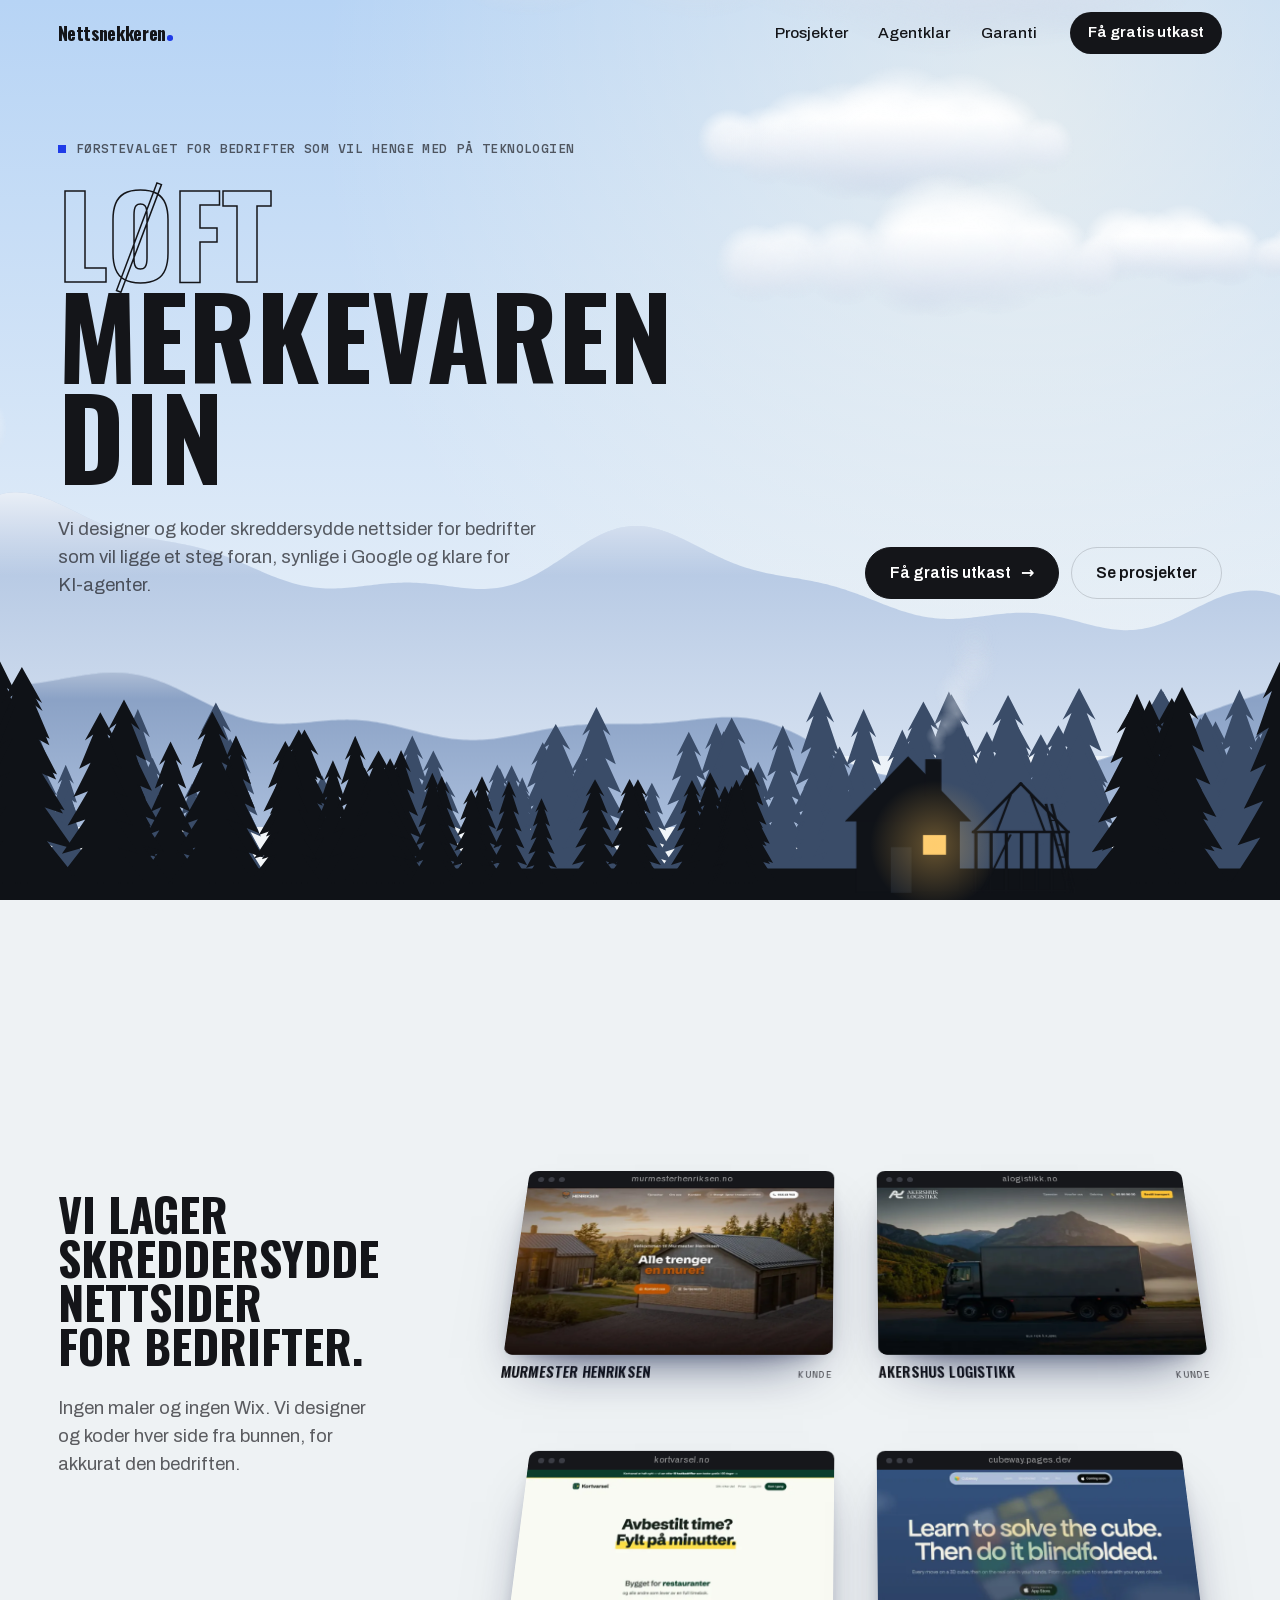
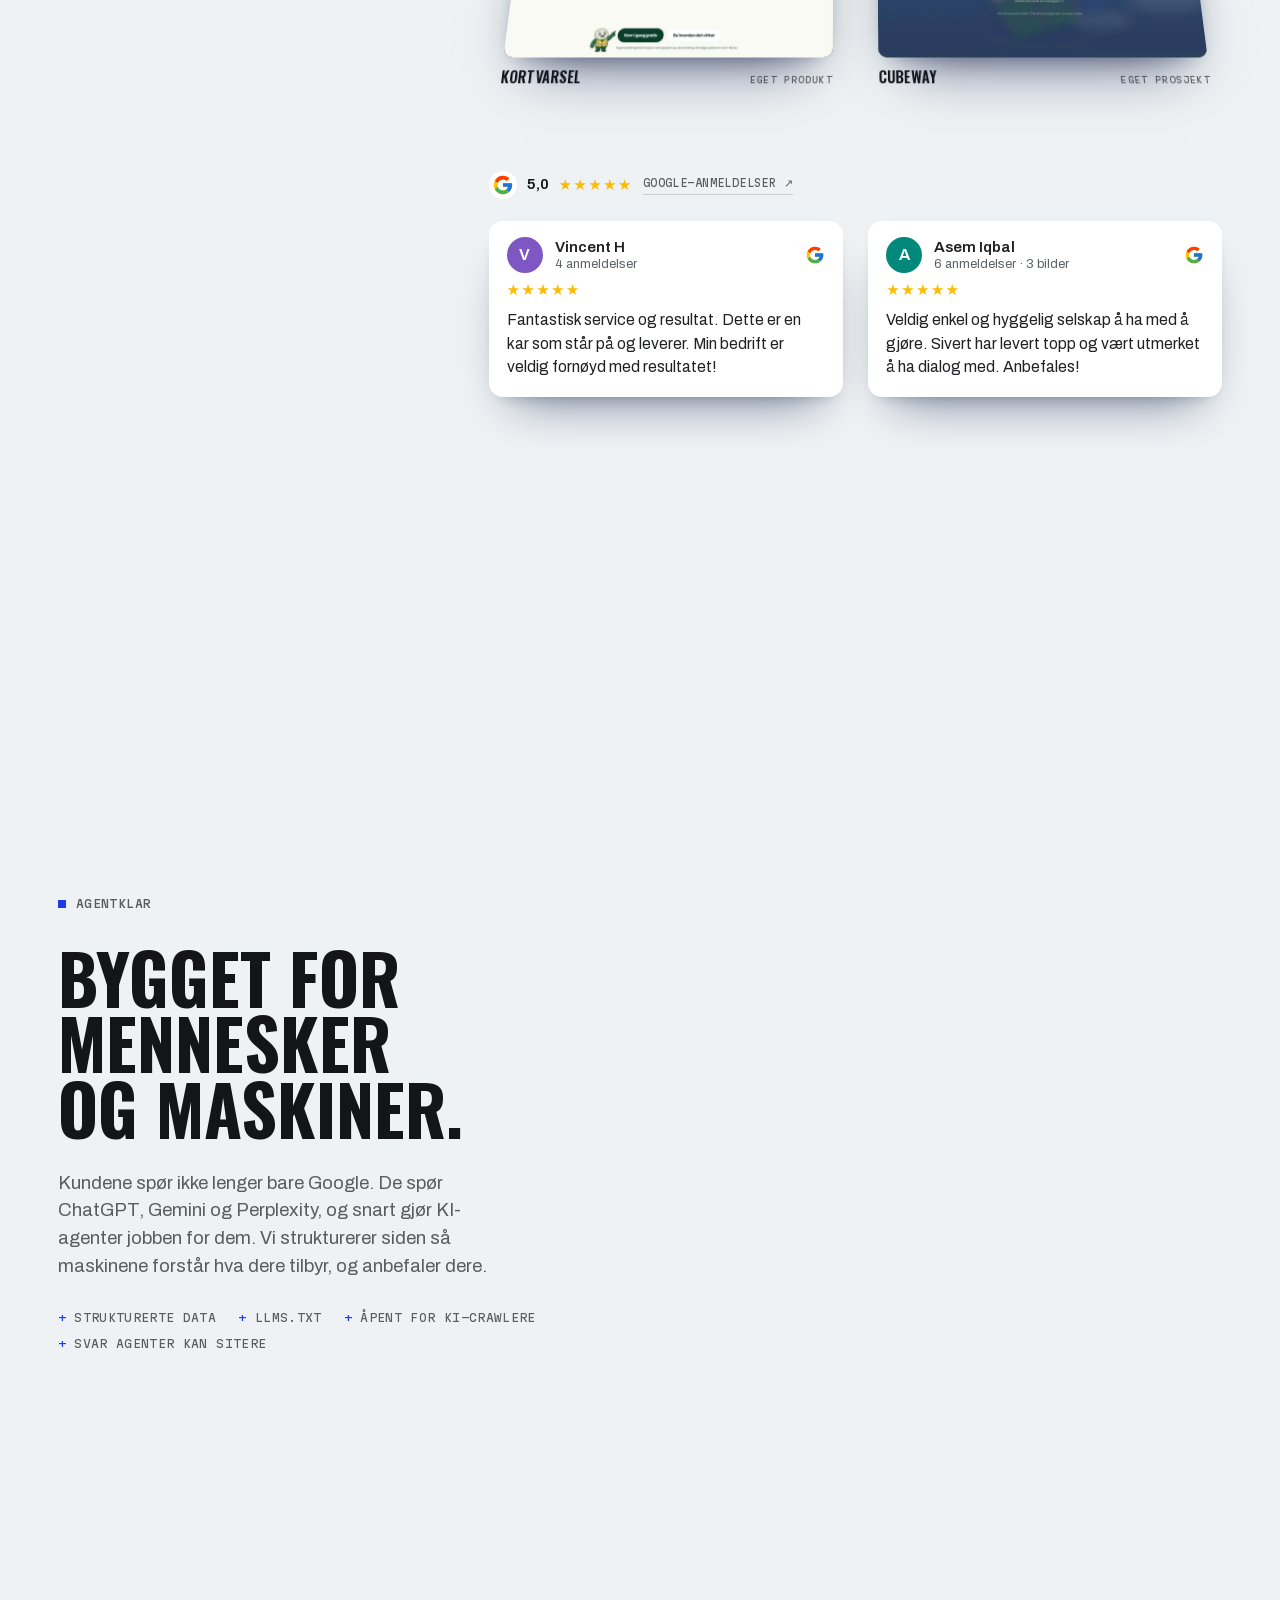
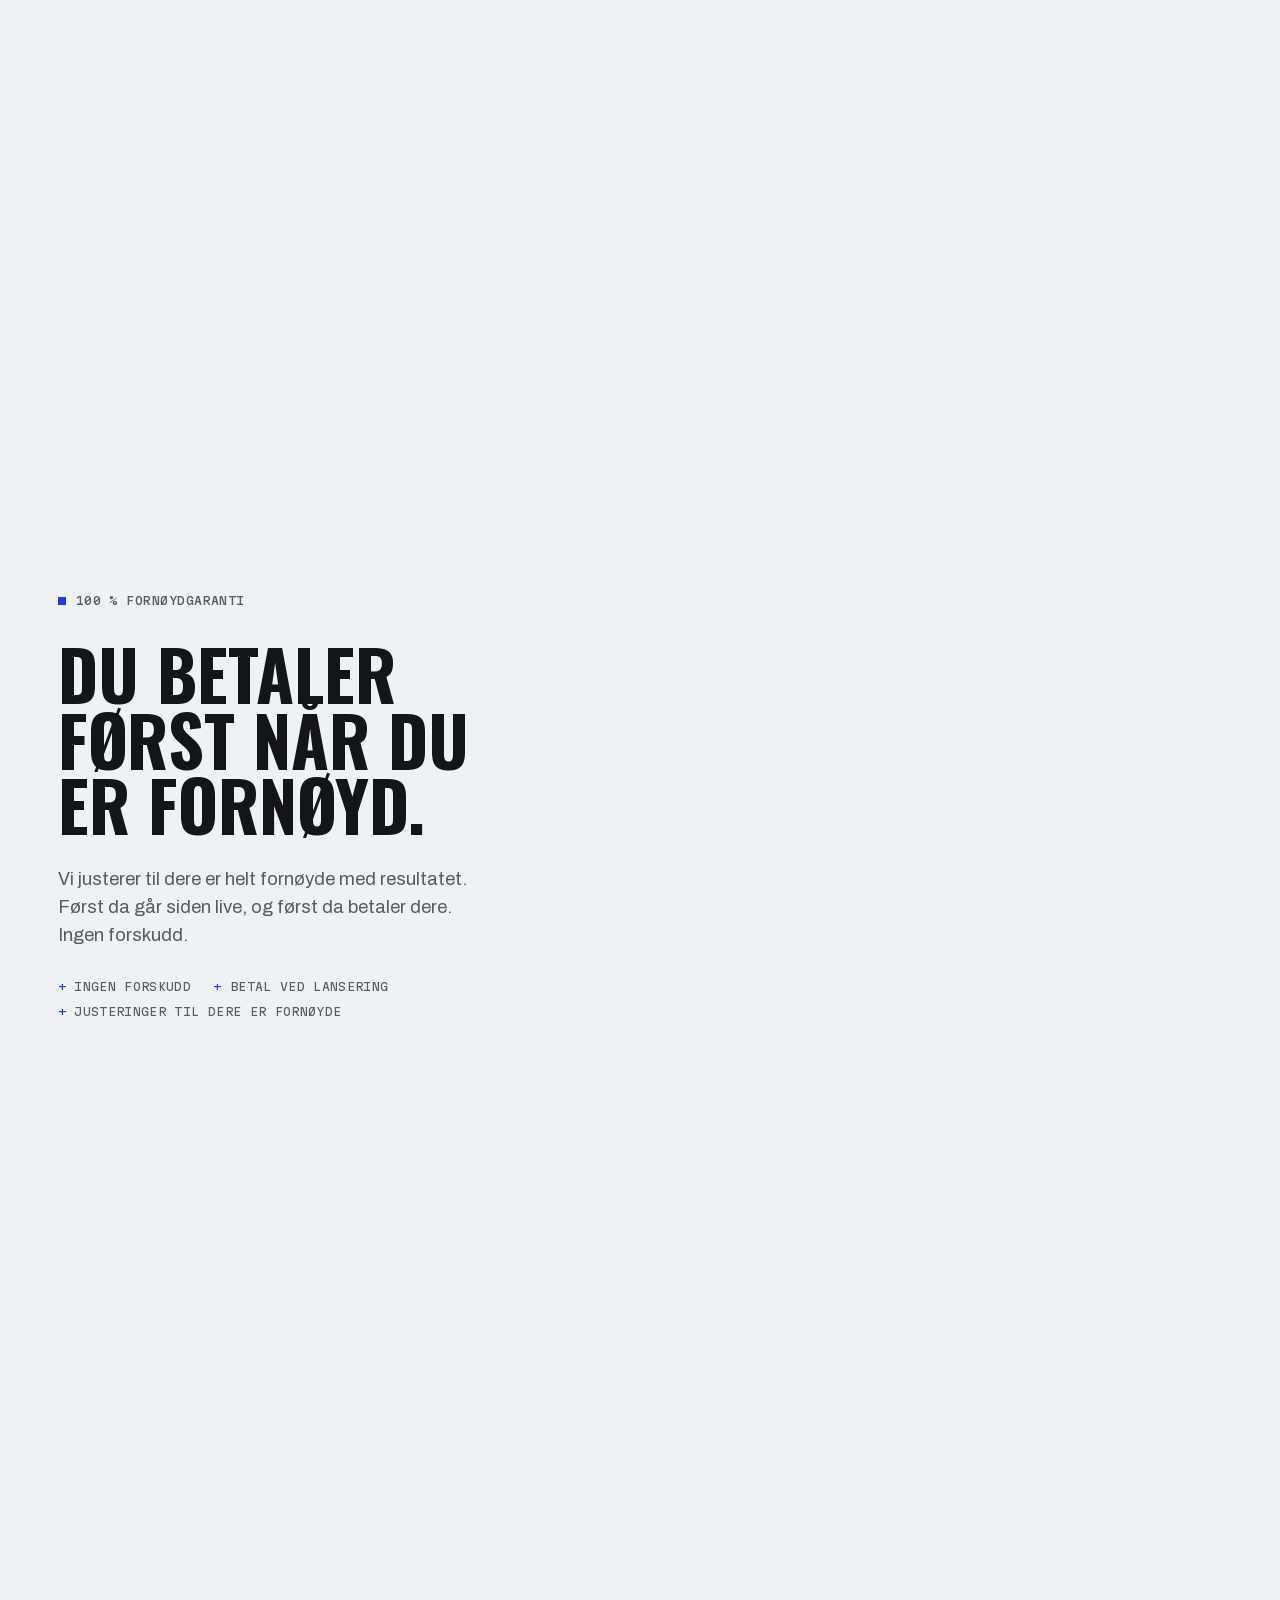
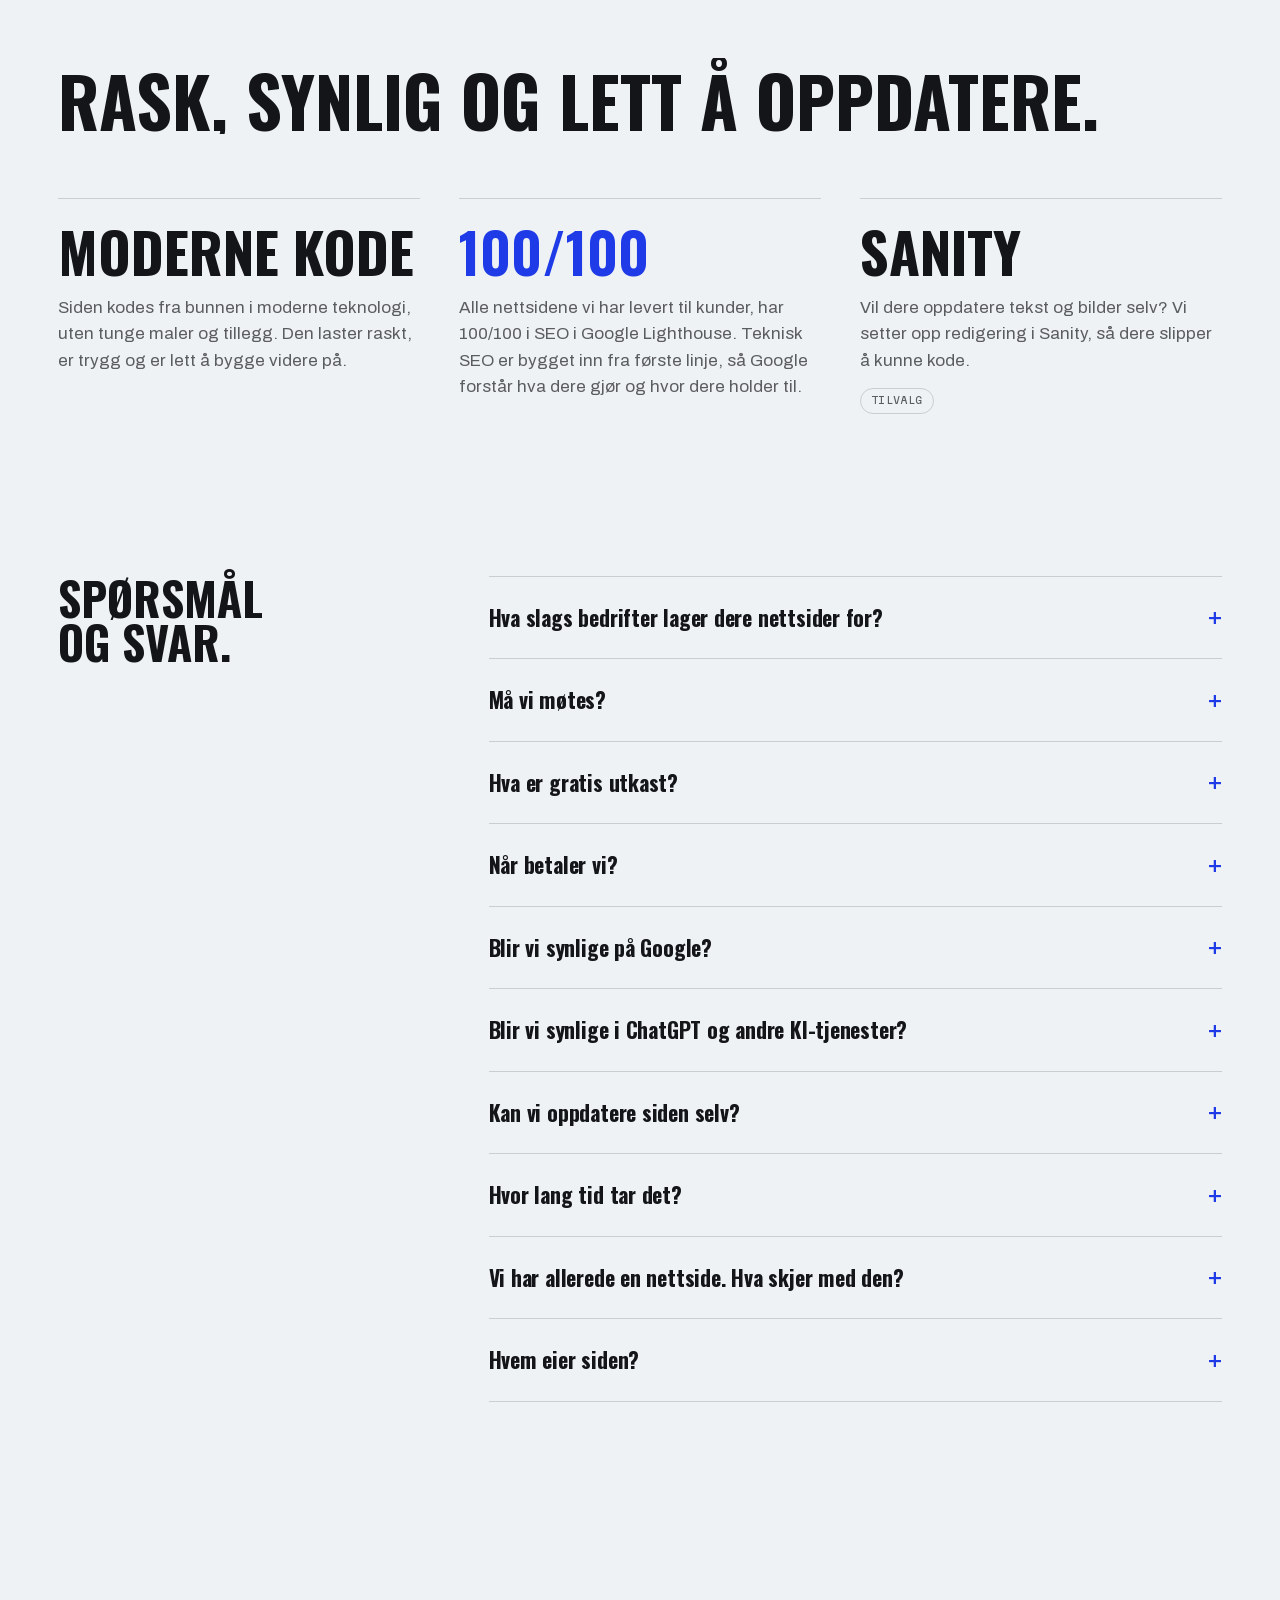
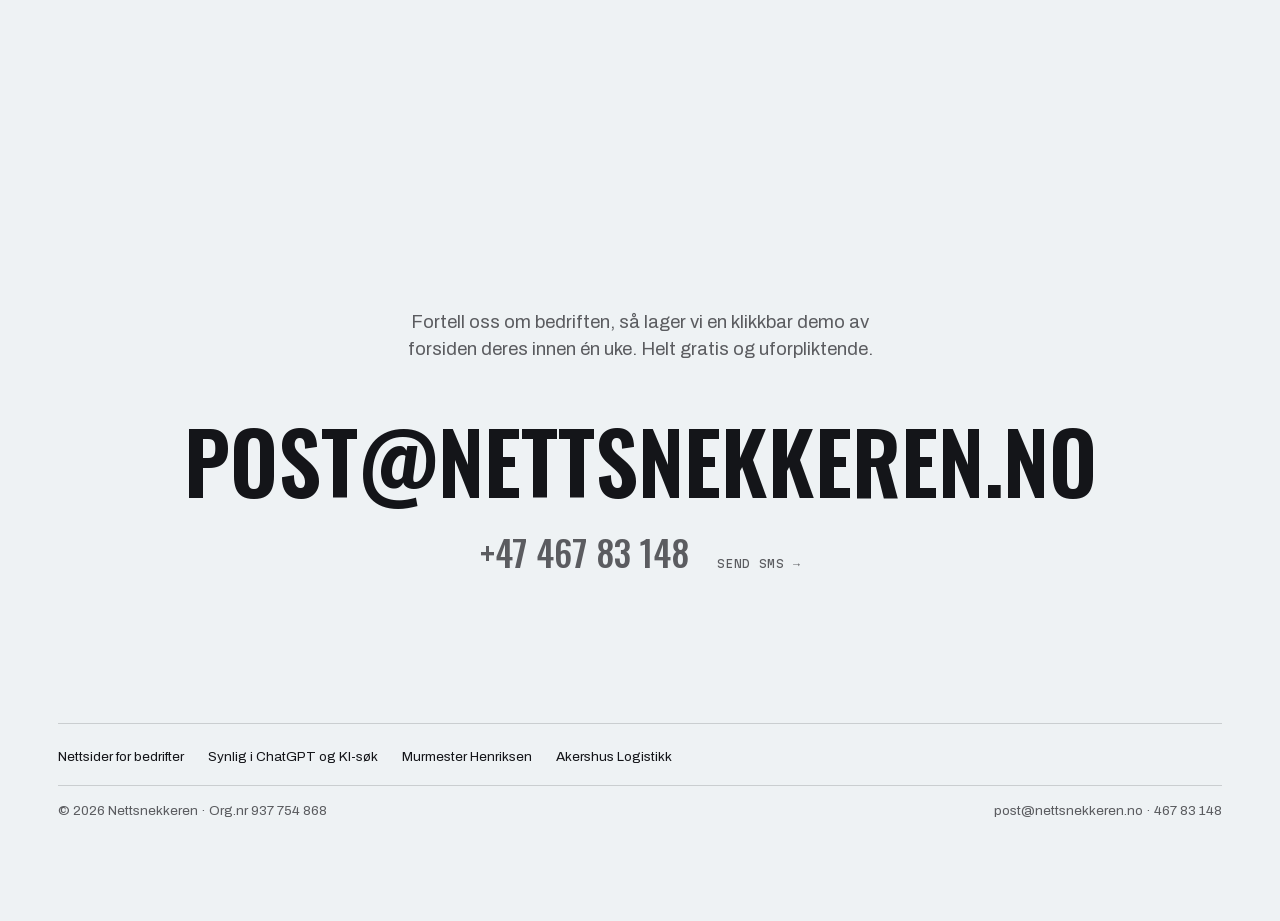
<file: index.html>
<!DOCTYPE html>
<html lang="no">
<head>
  <meta charset="UTF-8" />
  <meta name="viewport" content="width=device-width, initial-scale=1.0" />
  <title>Nettsnekkeren — Skreddersydde nettsider for bedrifter</title>
  <meta name="description" content="Vi lager skreddersydde nettsider for bedrifter i hele Norge. Gratis utkast innen én uke, og du betaler først når du er fornøyd. Synlig i Google og KI-søk." />
  <link rel="canonical" href="https://nettsnekkeren.no/" />
  <meta name="theme-color" content="#b7d4f5" />
  <meta property="og:type" content="website" />
  <meta property="og:locale" content="nb_NO" />
  <meta property="og:title" content="Nettsnekkeren — Skreddersydde nettsider for bedrifter" />
  <meta property="og:description" content="Skreddersydde nettsider for bedrifter i hele Norge. Gratis utkast innen én uke, og du betaler først når du er fornøyd." />
  <meta property="og:image" content="https://nettsnekkeren.no/assets/og.jpg" />
  <meta property="og:image:width" content="1200" />
  <meta property="og:image:height" content="630" />
  <meta property="og:image:alt" content="Nettsnekkeren: Løft merkevaren din" />
  <meta name="twitter:card" content="summary_large_image" />
  <meta property="og:url" content="https://nettsnekkeren.no/" />

  <script>document.documentElement.classList.add("js");</script>
  <link rel="preload" href="fonts/oswald-latin.woff2" as="font" type="font/woff2" crossorigin />
  <link rel="preload" href="fonts/archivo-latin.woff2" as="font" type="font/woff2" crossorigin />
  <link rel="stylesheet" href="css/style.css?v=22" />
  <link rel="icon" href="/favicon.ico" sizes="any" />
  <link rel="icon" type="image/svg+xml" href="/favicon.svg" />
  <link rel="apple-touch-icon" href="/apple-touch-icon.png" />

  <script type="application/ld+json">
{
  "@context": "https://schema.org",
  "@graph": [
    {
      "@type": "WebSite",
      "@id": "https://nettsnekkeren.no/#nettsted",
      "url": "https://nettsnekkeren.no/",
      "name": "Nettsnekkeren",
      "inLanguage": "nb-NO",
      "publisher": {
        "@id": "https://nettsnekkeren.no/#bedrift"
      }
    },
    {
      "@type": "ProfessionalService",
      "name": "Nettsnekkeren",
      "url": "https://nettsnekkeren.no/",
      "slogan": "Løft merkevaren din",
      "description": "Nettsnekkeren lager skreddersydde nettsider for bedrifter i hele Norge, med teknisk SEO og agentoptimalisering for KI-tjenester som ChatGPT, Gemini og Perplexity. Gratis utkast innen én uke, og betaling først når kunden er fornøyd.",
      "telephone": "+4746783148",
      "email": "post@nettsnekkeren.no",
      "areaServed": {
        "@type": "Country",
        "name": "Norge"
      },
      "identifier": {
        "@type": "PropertyValue",
        "propertyID": "Organisasjonsnummer",
        "value": "937754868"
      },
      "hasMap": "https://maps.google.com/?cid=13886584343586939172",
      "sameAs": [
        "https://maps.google.com/?cid=13886584343586939172"
      ],
      "knowsAbout": [
        "Webdesign",
        "Nettsideutvikling",
        "Søkemotoroptimalisering",
        "Agentoptimalisering",
        "Sanity",
        "Strukturerte data",
        "llms.txt"
      ],
      "logo": "https://nettsnekkeren.no/apple-touch-icon.png",
      "image": "https://nettsnekkeren.no/assets/og.jpg",
      "@id": "https://nettsnekkeren.no/#bedrift"
    },
    {
      "@type": "FAQPage",
      "@id": "https://nettsnekkeren.no/#faq",
      "mainEntity": [
        {
          "@type": "Question",
          "name": "Hva slags bedrifter lager dere nettsider for?",
          "acceptedAnswer": {
            "@type": "Answer",
            "text": "Alle typer. Vi har laget nettsider for alt fra en murmester til et transportfirma, og hver side designes og kodes fra bunnen for akkurat den bedriften."
          }
        },
        {
          "@type": "Question",
          "name": "Må vi møtes?",
          "acceptedAnswer": {
            "@type": "Answer",
            "text": "Nei. Vi jobber med bedrifter i hele Norge på telefon, video og e-post. Dere får et klikkbart utkast å se på før dere bestemmer dere."
          }
        },
        {
          "@type": "Question",
          "name": "Hva er gratis utkast?",
          "acceptedAnswer": {
            "@type": "Answer",
            "text": "Fortell oss om bedriften, så lager vi en klikkbar demo av forsiden deres innen én uke. Den er gratis og uforpliktende."
          }
        },
        {
          "@type": "Question",
          "name": "Når betaler vi?",
          "acceptedAnswer": {
            "@type": "Answer",
            "text": "Først når siden går live, og den går ikke live før dere er helt fornøyde. Vi tar ikke forskudd."
          }
        },
        {
          "@type": "Question",
          "name": "Blir vi synlige på Google?",
          "acceptedAnswer": {
            "@type": "Answer",
            "text": "Siden bygges med teknisk SEO fra start: rask lasting, riktig struktur, metadata og strukturerte data. Alle nettsidene vi har levert til kunder, har 100/100 i SEO i Google Lighthouse."
          }
        },
        {
          "@type": "Question",
          "name": "Blir vi synlige i ChatGPT og andre KI-tjenester?",
          "acceptedAnswer": {
            "@type": "Answer",
            "text": "Vi bygger siden slik at ChatGPT, Gemini og Perplexity kan lese den, forstå hva dere tilbyr og sitere dere når noen spør. Det kaller vi agentoptimalisering."
          }
        },
        {
          "@type": "Question",
          "name": "Kan vi oppdatere siden selv?",
          "acceptedAnswer": {
            "@type": "Answer",
            "text": "Ja, som tilvalg. Vi setter opp redigering i Sanity, så dere endrer tekst, bilder og nyheter selv, og vi viser dere hvordan det brukes."
          }
        },
        {
          "@type": "Question",
          "name": "Hvor lang tid tar det?",
          "acceptedAnswer": {
            "@type": "Answer",
            "text": "Det kommer an på hvor stor siden er og hvor raskt vi får tekst og bilder. Dere får en tidsplan når vi har snakket sammen."
          }
        },
        {
          "@type": "Question",
          "name": "Vi har allerede en nettside. Hva skjer med den?",
          "acceptedAnswer": {
            "@type": "Answer",
            "text": "Vi flytter innholdet over og kobler den nye siden til domenet dere har i dag."
          }
        },
        {
          "@type": "Question",
          "name": "Hvem eier siden?",
          "acceptedAnswer": {
            "@type": "Answer",
            "text": "Dere. Kode, domene og innhold er deres fra første dag."
          }
        }
      ]
    }
  ]
}
  </script>
</head>
<body>
  <canvas id="dots" aria-hidden="true"></canvas>

  <header class="nav" data-theme="light">
    <a href="/" class="brand" aria-label="Nettsnekkeren, til forsiden">Nettsnekkeren<i></i></a>
    <nav class="nav__links" aria-label="Hovedmeny">
      <a href="#prosjekter" class="nav__keep">Prosjekter</a>
      <a href="#agent">Agentklar</a>
      <a href="#garanti">Garanti</a>
    </nav>
    <a href="#utkast" class="nav__cta">Få gratis utkast</a>
  </header>

  <main>
    <!-- Bakken: morgenhimmel, fjell, skog og hytta -->
    <section class="hero" data-bg="sky" data-landscape id="top">
      <div class="wrap">
        <p class="label" data-reveal>Førstevalget for bedrifter som vil henge med på teknologien</p>
        <h1 class="hero__title" aria-label="Løft merkevaren din"><span class="outline">Løft</span><span>merkevaren</span><span>din</span></h1>
        <div class="hero__row">
          <p class="lead" data-reveal="2">Vi designer og koder skreddersydde nettsider for bedrifter som vil ligge et steg foran, synlige i Google og klare for KI-agenter.</p>
          <div class="btns" data-reveal="3">
            <a href="#utkast" class="btn">Få gratis utkast <i>→</i></a>
            <a href="#prosjekter" class="btn btn--line">Se prosjekter</a>
          </div>
        </div>
      </div>
    </section>

    <!-- Over skyene: alle nettsidene vi har laget, samtidig. Scroller du videre, smuldrer de opp i stjernestøv
         øverst på skjermen, og anmeldelsene fra kundene scroller inn under. -->
    <section class="work" data-bg="high" data-showcase id="prosjekter" aria-labelledby="work-h">
      <div class="work__stage">
        <div class="wrap work__grid">
          <div class="work__copy stack">
            <h2 class="h2 work__h" id="work-h" data-reveal>Vi lager skreddersydde nettsider for bedrifter.</h2>
            <p class="lead">Ingen maler og ingen Wix. Vi designer og koder hver side fra bunnen, for akkurat den bedriften.</p>
          </div>
          <ul class="work__list" aria-label="Nettsider vi har laget">
          <li class="work__item" data-site>
            <a class="work__link" href="https://murmesterhenriksen.no" target="_blank" rel="noopener">
              <span class="site">
                <span class="site__bar"><i></i><i></i><i></i><span class="site__url">murmesterhenriksen.no</span></span>
                <img src="assets/portfolio/murmester-1280.webp" srcset="assets/portfolio/murmester-720.webp 720w, assets/portfolio/murmester-1280.webp 1280w" sizes="(max-width: 900px) 46vw, 30vw" alt="Forsiden til Murmester Henriksen" width="1280" height="800" loading="lazy" fetchpriority="low" decoding="async" />
              </span>
              <span class="work__meta"><span class="work__name">Murmester Henriksen<span class="work__go" aria-hidden="true"> ↗</span></span><span class="work__type">Kunde</span></span>
            </a>
          </li>
          <li class="work__item" data-site>
            <a class="work__link" href="https://alogistikk.no" target="_blank" rel="noopener">
              <span class="site">
                <span class="site__bar"><i></i><i></i><i></i><span class="site__url">alogistikk.no</span></span>
                <img src="assets/portfolio/alogistikk-1280.webp" srcset="assets/portfolio/alogistikk-720.webp 720w, assets/portfolio/alogistikk-1280.webp 1280w" sizes="(max-width: 900px) 46vw, 30vw" alt="Forsiden til Akershus Logistikk" width="1280" height="800" loading="lazy" fetchpriority="low" decoding="async" />
              </span>
              <span class="work__meta"><span class="work__name">Akershus Logistikk<span class="work__go" aria-hidden="true"> ↗</span></span><span class="work__type">Kunde</span></span>
            </a>
          </li>
          <li class="work__item" data-site>
            <a class="work__link" href="https://kortvarsel.no" target="_blank" rel="noopener">
              <span class="site">
                <span class="site__bar"><i></i><i></i><i></i><span class="site__url">kortvarsel.no</span></span>
                <img src="assets/portfolio/kortvarsel-1280.webp" srcset="assets/portfolio/kortvarsel-720.webp 720w, assets/portfolio/kortvarsel-1280.webp 1280w" sizes="(max-width: 900px) 46vw, 30vw" alt="Forsiden til Kortvarsel" width="1280" height="800" loading="lazy" fetchpriority="low" decoding="async" />
              </span>
              <span class="work__meta"><span class="work__name">Kortvarsel<span class="work__go" aria-hidden="true"> ↗</span></span><span class="work__type">Eget produkt</span></span>
            </a>
          </li>
          <li class="work__item" data-site>
            <a class="work__link" href="https://cubeway.pages.dev/" target="_blank" rel="noopener">
              <span class="site">
                <span class="site__bar"><i></i><i></i><i></i><span class="site__url">cubeway.pages.dev</span></span>
                <img src="assets/portfolio/cubeway-1280.webp" srcset="assets/portfolio/cubeway-720.webp 720w, assets/portfolio/cubeway-1280.webp 1280w" sizes="(max-width: 900px) 46vw, 30vw" alt="Forsiden til Cubeway" width="1280" height="800" loading="lazy" fetchpriority="low" decoding="async" />
              </span>
              <span class="work__meta"><span class="work__name">Cubeway<span class="work__go" aria-hidden="true"> ↗</span></span><span class="work__type">Eget prosjekt</span></span>
            </a>
          </li>
          </ul>
          <div class="work__reviews" data-reviews>
            <a class="gr__head" data-reveal href="https://maps.google.com/?cid=13886584343586939172" target="_blank" rel="noopener">
              <svg class="gr__g" viewBox="0 0 48 48" aria-hidden="true"><path fill="#FFC107" d="M43.6 20.1H42V20H24v8h11.3C33.7 32.7 29.2 36 24 36c-6.6 0-12-5.4-12-12s5.4-12 12-12c3.1 0 5.8 1.2 7.9 3.1l5.7-5.7C34 6.1 29.3 4 24 4 12.9 4 4 12.9 4 24s8.9 20 20 20 20-8.9 20-20c0-1.3-.1-2.6-.4-3.9z"/><path fill="#FF3D00" d="M6.3 14.7l6.6 4.8C14.7 15.1 19 12 24 12c3.1 0 5.8 1.2 7.9 3.1l5.7-5.7C34 6.1 29.3 4 24 4 16.3 4 9.7 8.3 6.3 14.7z"/><path fill="#4CAF50" d="M24 44c5.2 0 9.9-2 13.4-5.2l-6.2-5.2C29.2 35.1 26.7 36 24 36c-5.2 0-9.6-3.3-11.3-7.9l-6.5 5C9.5 39.6 16.2 44 24 44z"/><path fill="#1976D2" d="M43.6 20.1H42V20H24v8h11.3c-.8 2.2-2.2 4.2-4.1 5.6l6.2 5.2C37 39.2 44 34 44 24c0-1.3-.1-2.6-.4-3.9z"/></svg>
              <span class="gr__score">5,0</span>
              <span class="gr__stars" role="img" aria-label="5 av 5 stjerner">★★★★★</span>
              <span class="gr__src">Google-anmeldelser <span aria-hidden="true">↗</span></span>
            </a>
            <figure class="gr" data-reveal="2">
              <div class="gr__top">
                <span class="gr__av" style="--av:#7e57c2" aria-hidden="true">V</span>
                <span class="gr__who"><b>Vincent H</b><small>4 anmeldelser</small></span>
                <svg class="gr__g" viewBox="0 0 48 48" aria-hidden="true"><path fill="#FFC107" d="M43.6 20.1H42V20H24v8h11.3C33.7 32.7 29.2 36 24 36c-6.6 0-12-5.4-12-12s5.4-12 12-12c3.1 0 5.8 1.2 7.9 3.1l5.7-5.7C34 6.1 29.3 4 24 4 12.9 4 4 12.9 4 24s8.9 20 20 20 20-8.9 20-20c0-1.3-.1-2.6-.4-3.9z"/><path fill="#FF3D00" d="M6.3 14.7l6.6 4.8C14.7 15.1 19 12 24 12c3.1 0 5.8 1.2 7.9 3.1l5.7-5.7C34 6.1 29.3 4 24 4 16.3 4 9.7 8.3 6.3 14.7z"/><path fill="#4CAF50" d="M24 44c5.2 0 9.9-2 13.4-5.2l-6.2-5.2C29.2 35.1 26.7 36 24 36c-5.2 0-9.6-3.3-11.3-7.9l-6.5 5C9.5 39.6 16.2 44 24 44z"/><path fill="#1976D2" d="M43.6 20.1H42V20H24v8h11.3c-.8 2.2-2.2 4.2-4.1 5.6l6.2 5.2C37 39.2 44 34 44 24c0-1.3-.1-2.6-.4-3.9z"/></svg>
              </div>
              <div class="gr__stars" role="img" aria-label="5 av 5 stjerner">★★★★★</div>
              <blockquote><p>Fantastisk service og resultat. Dette er en kar som står på og leverer. Min bedrift er veldig fornøyd med resultatet!</p></blockquote>
            </figure>
            <figure class="gr" data-reveal="3">
              <div class="gr__top">
                <span class="gr__av" style="--av:#00897b" aria-hidden="true">A</span>
                <span class="gr__who"><b>Asem Iqbal</b><small>6 anmeldelser · 3 bilder</small></span>
                <svg class="gr__g" viewBox="0 0 48 48" aria-hidden="true"><path fill="#FFC107" d="M43.6 20.1H42V20H24v8h11.3C33.7 32.7 29.2 36 24 36c-6.6 0-12-5.4-12-12s5.4-12 12-12c3.1 0 5.8 1.2 7.9 3.1l5.7-5.7C34 6.1 29.3 4 24 4 12.9 4 4 12.9 4 24s8.9 20 20 20 20-8.9 20-20c0-1.3-.1-2.6-.4-3.9z"/><path fill="#FF3D00" d="M6.3 14.7l6.6 4.8C14.7 15.1 19 12 24 12c3.1 0 5.8 1.2 7.9 3.1l5.7-5.7C34 6.1 29.3 4 24 4 16.3 4 9.7 8.3 6.3 14.7z"/><path fill="#4CAF50" d="M24 44c5.2 0 9.9-2 13.4-5.2l-6.2-5.2C29.2 35.1 26.7 36 24 36c-5.2 0-9.6-3.3-11.3-7.9l-6.5 5C9.5 39.6 16.2 44 24 44z"/><path fill="#1976D2" d="M43.6 20.1H42V20H24v8h11.3c-.8 2.2-2.2 4.2-4.1 5.6l6.2 5.2C37 39.2 44 34 44 24c0-1.3-.1-2.6-.4-3.9z"/></svg>
              </div>
              <div class="gr__stars" role="img" aria-label="5 av 5 stjerner">★★★★★</div>
              <blockquote><p>Veldig enkel og hyggelig selskap å ha med å gjøre. Sivert har levert topp og vært utmerket å ha dialog med. Anbefales!</p></blockquote>
            </figure>
          </div>
        </div>
      </div>
    </section>

    <!-- Verdensrommet: stjernestøvet samles til kloden med KI-agentene. Figuren står fast og virvles om til raketten. -->
    <section class="scene" data-bg="night" data-fixed id="agent" aria-labelledby="agent-h">
      <div class="wrap scene__grid">
        <div class="stack">
          <p class="label" data-reveal>Agentklar</p>
          <h2 class="h2" id="agent-h" data-reveal>Bygget for mennesker og maskiner.</h2>
          <p class="lead" data-scrub>Kundene spør ikke lenger bare Google. De spør ChatGPT, Gemini og Perplexity, og snart gjør KI-agenter jobben for dem. Vi strukturerer siden så maskinene forstår hva dere tilbyr, og anbefaler dere.</p>
          <ul class="specs" data-reveal="3"><li>Strukturerte data</li><li>llms.txt</li><li>Åpent for KI-crawlere</li><li>Svar agenter kan sitere</li></ul>
        </div>
        <div class="figure figure--tall" data-dots="agents" aria-hidden="true"></div>
      </div>
    </section>

    <!-- Fornøydgaranti: raketten skytes opp når du scroller videre -->
    <section class="scene scene--launch" data-bg="night" data-hold="late" data-fixed id="garanti" aria-labelledby="garanti-h">
      <div class="wrap scene__grid">
        <div class="stack">
          <p class="label" data-reveal>100 % fornøydgaranti</p>
          <h2 class="h2" id="garanti-h" data-reveal>Du betaler først når du er fornøyd.</h2>
          <p class="lead" data-scrub>Vi justerer til dere er helt fornøyde med resultatet. Først da går siden live, og først da betaler dere. Ingen forskudd.</p>
          <ul class="specs" data-reveal="3"><li>Ingen forskudd</li><li>Betal ved lansering</li><li>Justeringer til dere er fornøyde</li></ul>
        </div>
        <div class="figure figure--tall" data-dots="rocket" aria-hidden="true"></div>
      </div>
    </section>

    <!-- Teknologien og spørsmål og svar: raketten blir til en galakse av stjernestøv i bakgrunnen -->
    <section class="block block--galaxy" data-bg="night" data-fixed aria-labelledby="tech-h">
      <div class="block__sky" data-dots="galaxy" aria-hidden="true"></div>
      <div class="wrap">
        <div class="block__head">
          <div class="stack">
            <h2 class="h2" id="tech-h" data-reveal>Rask, synlig og lett å oppdatere.</h2>
          </div>
        </div>
        <ul class="tech">
          <li data-reveal><b>Moderne kode</b><p>Siden kodes fra bunnen i moderne teknologi, uten tunge maler og tillegg. Den laster raskt, er trygg og er lett å bygge videre på.</p></li>
          <li data-reveal="2"><b>100/100</b><p>Alle nettsidene vi har levert til kunder, har 100/100 i SEO i Google Lighthouse. Teknisk SEO er bygget inn fra første linje, så Google forstår hva dere gjør og hvor dere holder til.</p></li>
          <li data-reveal="3"><b>Sanity</b><p>Vil dere oppdatere tekst og bilder selv? Vi setter opp redigering i Sanity, så dere slipper å kunne kode.</p><small>Tilvalg</small></li>
        </ul>
        <div class="faq-block">
          <h2 class="h2 faq-block__h" id="faq-h" data-reveal>Spørsmål og svar.</h2>
          <div class="faq" data-reveal="2">
          <details><summary>Hva slags bedrifter lager dere nettsider for?</summary><p>Alle typer. Vi har laget nettsider for alt fra en murmester til et transportfirma, og hver side designes og kodes fra bunnen for akkurat den bedriften.</p></details>
          <details><summary>Må vi møtes?</summary><p>Nei. Vi jobber med bedrifter i hele Norge på telefon, video og e-post. Dere får et klikkbart utkast å se på før dere bestemmer dere.</p></details>
          <details><summary>Hva er gratis utkast?</summary><p>Fortell oss om bedriften, så lager vi en klikkbar demo av forsiden deres innen én uke. Den er gratis og uforpliktende.</p></details>
          <details><summary>Når betaler vi?</summary><p>Først når siden går live, og den går ikke live før dere er helt fornøyde. Vi tar ikke forskudd.</p></details>
          <details><summary>Blir vi synlige på Google?</summary><p>Siden bygges med teknisk SEO fra start: rask lasting, riktig struktur, metadata og strukturerte data. Alle nettsidene vi har levert til kunder, har 100/100 i SEO i Google Lighthouse.</p></details>
          <details><summary>Blir vi synlige i ChatGPT og andre KI-tjenester?</summary><p>Vi bygger siden slik at ChatGPT, Gemini og Perplexity kan lese den, forstå hva dere tilbyr og sitere dere når noen spør. Det kaller vi <a href="/synlig-i-chatgpt">agentoptimalisering</a>.</p></details>
          <details><summary>Kan vi oppdatere siden selv?</summary><p>Ja, som tilvalg. Vi setter opp redigering i Sanity, så dere endrer tekst, bilder og nyheter selv, og vi viser dere hvordan det brukes.</p></details>
          <details><summary>Hvor lang tid tar det?</summary><p>Det kommer an på hvor stor siden er og hvor raskt vi får tekst og bilder. Dere får en tidsplan når vi har snakket sammen.</p></details>
          <details><summary>Vi har allerede en nettside. Hva skjer med den?</summary><p>Vi flytter innholdet over og kobler den nye siden til domenet dere har i dag.</p></details>
          <details><summary>Hvem eier siden?</summary><p>Dere. Kode, domene og innhold er deres fra første dag.</p></details>
          </div>
        </div>
      </div>
    </section>

    <!-- Gratis utkast: hovedhandlingen. Overskriften skrives frem i prikker blant stjernene. -->
    <section class="utkast" data-bg="night" id="utkast" aria-labelledby="utkast-h">
      <div class="wrap">
        <h2 class="dotword utkast__dots" id="utkast-h" data-dots="text" data-text="FÅ ET GRATIS UTKAST." data-text-small="FÅ ET GRATIS|UTKAST." data-accent="." data-align="center">Få et gratis utkast.</h2>
        <p class="lead utkast__lead" data-scrub>Fortell oss om bedriften, så lager vi en klikkbar demo av forsiden deres innen én uke. Helt gratis og uforpliktende.</p>
        <a class="mail-big" href="mailto:post@nettsnekkeren.no?subject=Gratis%20utkast" data-reveal>post@nettsnekkeren.no</a>
        <div class="utkast__row" data-reveal="2">
          <a class="phone-big" href="tel:+4746783148">+47 467 83 148</a>
          <a class="utkast__sms" href="sms:+4746783148">Send SMS →</a>
        </div>
      </div>
      <div class="wrap">
        <footer class="footer">
          <nav class="footer__links" aria-label="Mer fra Nettsnekkeren">
            <a href="/nettsider">Nettsider for bedrifter</a>
            <a href="/synlig-i-chatgpt">Synlig i ChatGPT og KI-søk</a>
            <a href="/prosjekter/murmester-henriksen">Murmester Henriksen</a>
            <a href="/prosjekter/akershus-logistikk">Akershus Logistikk</a>
          </nav>
          <span>© 2026 Nettsnekkeren · Org.nr 937 754 868</span>
          <span><a href="mailto:post@nettsnekkeren.no">post@nettsnekkeren.no</a> · <a href="tel:+4746783148">467 83 148</a></span>
        </footer>
      </div>
    </section>
  </main>

  <script src="js/dots.js?v=22" defer></script>
  <script src="js/site.js?v=22" defer></script>
</body>
</html>
</file>
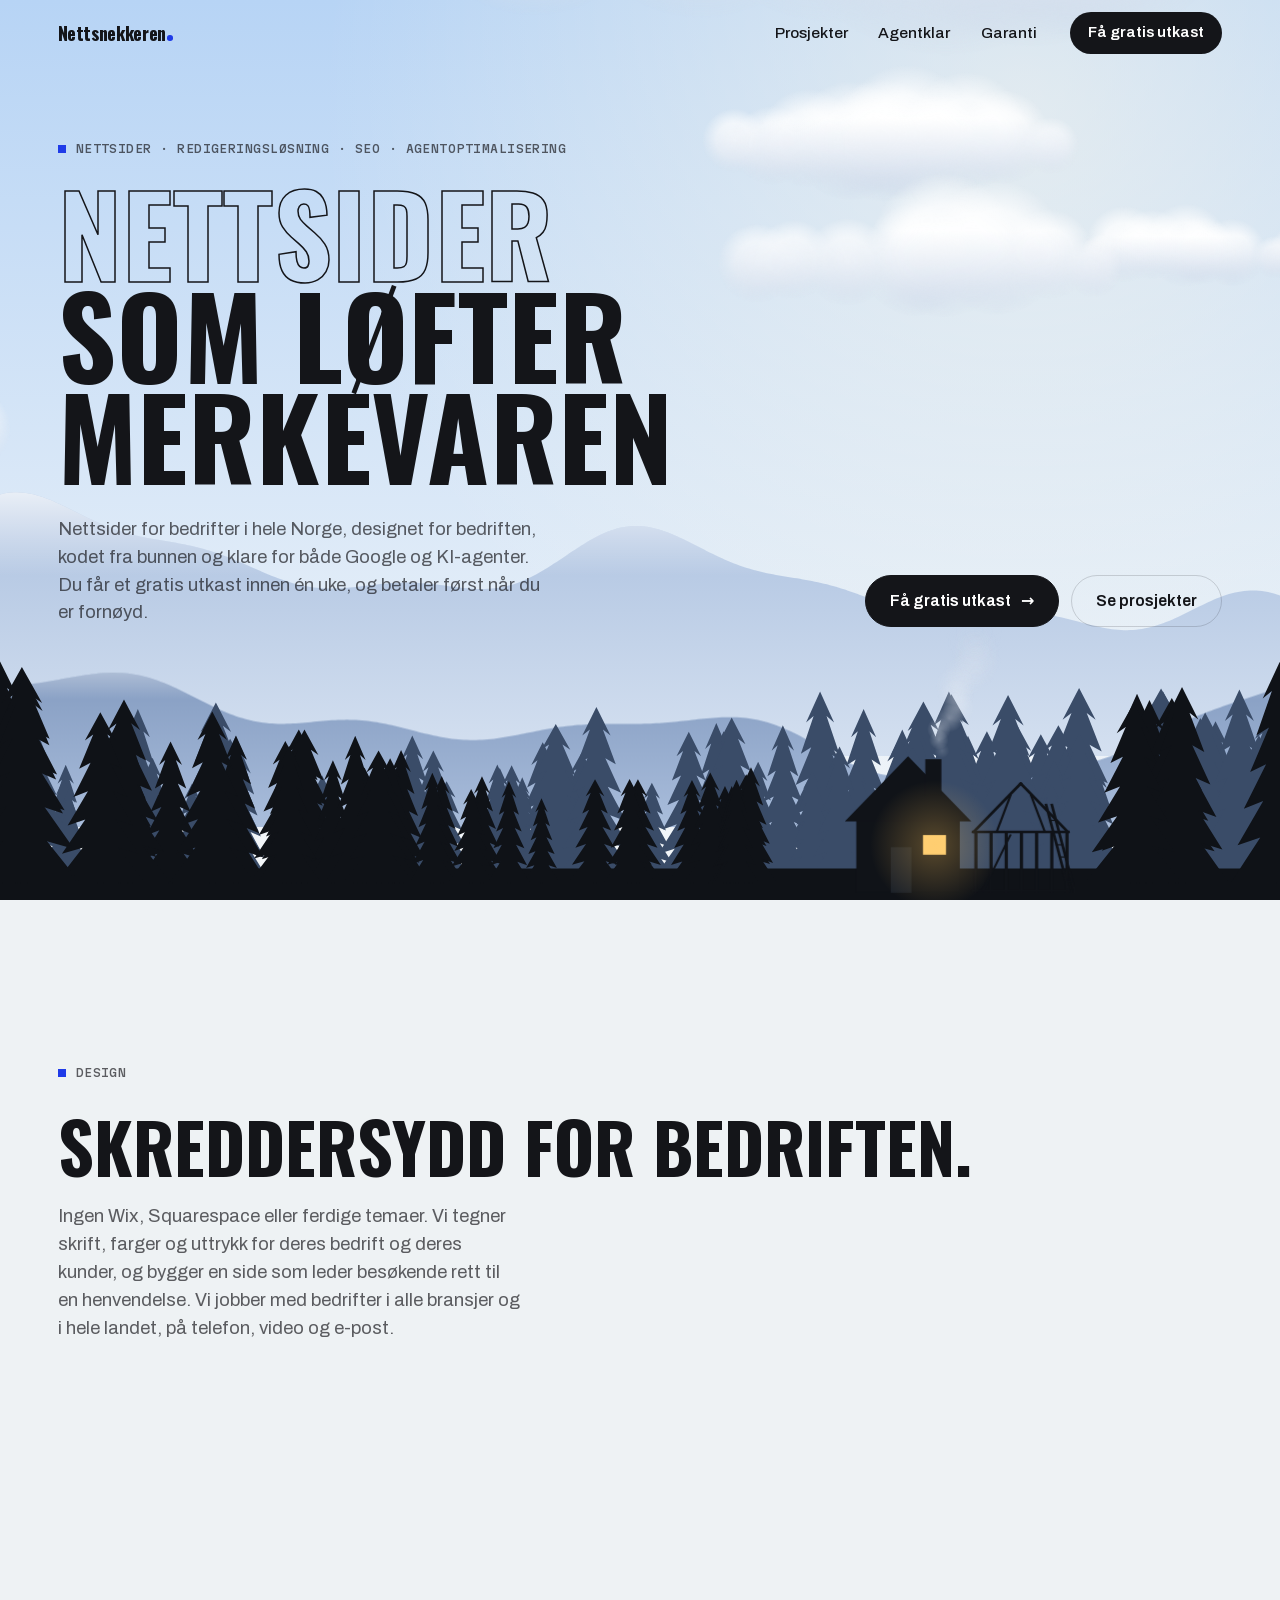
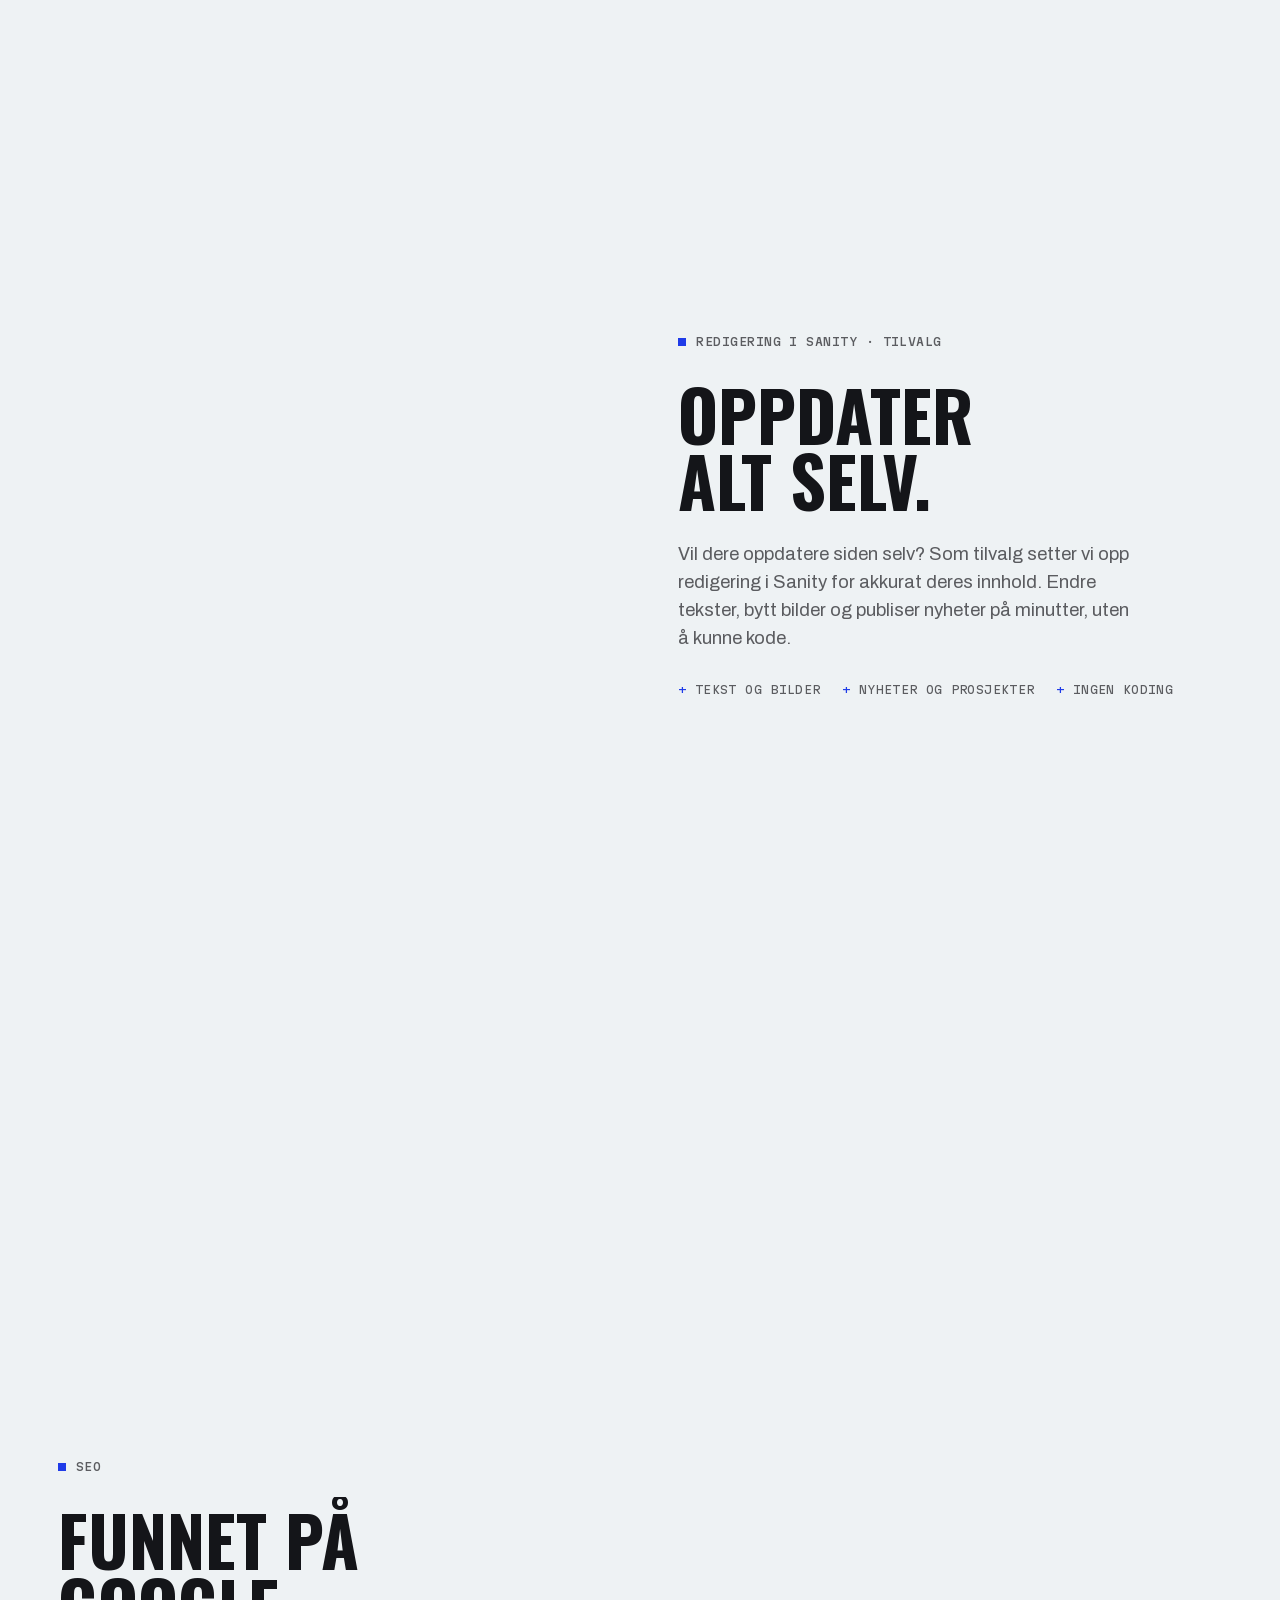
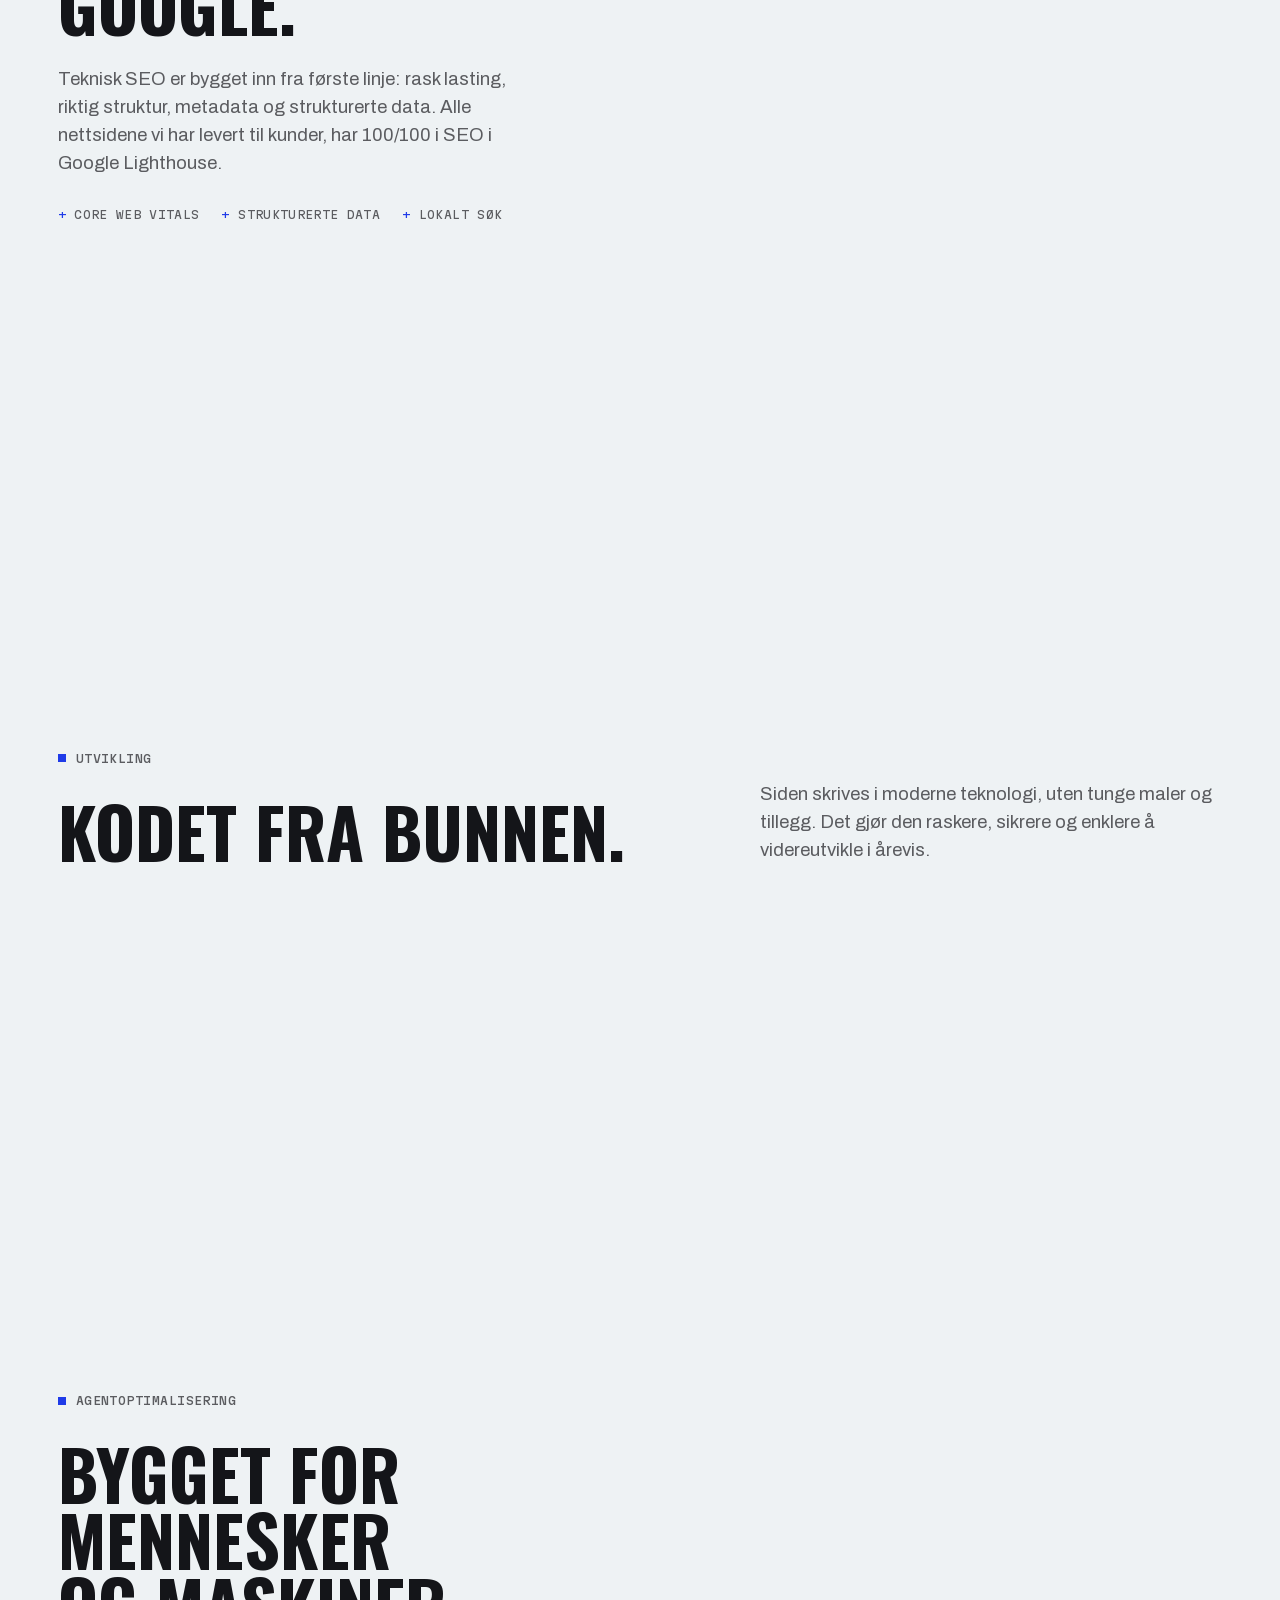
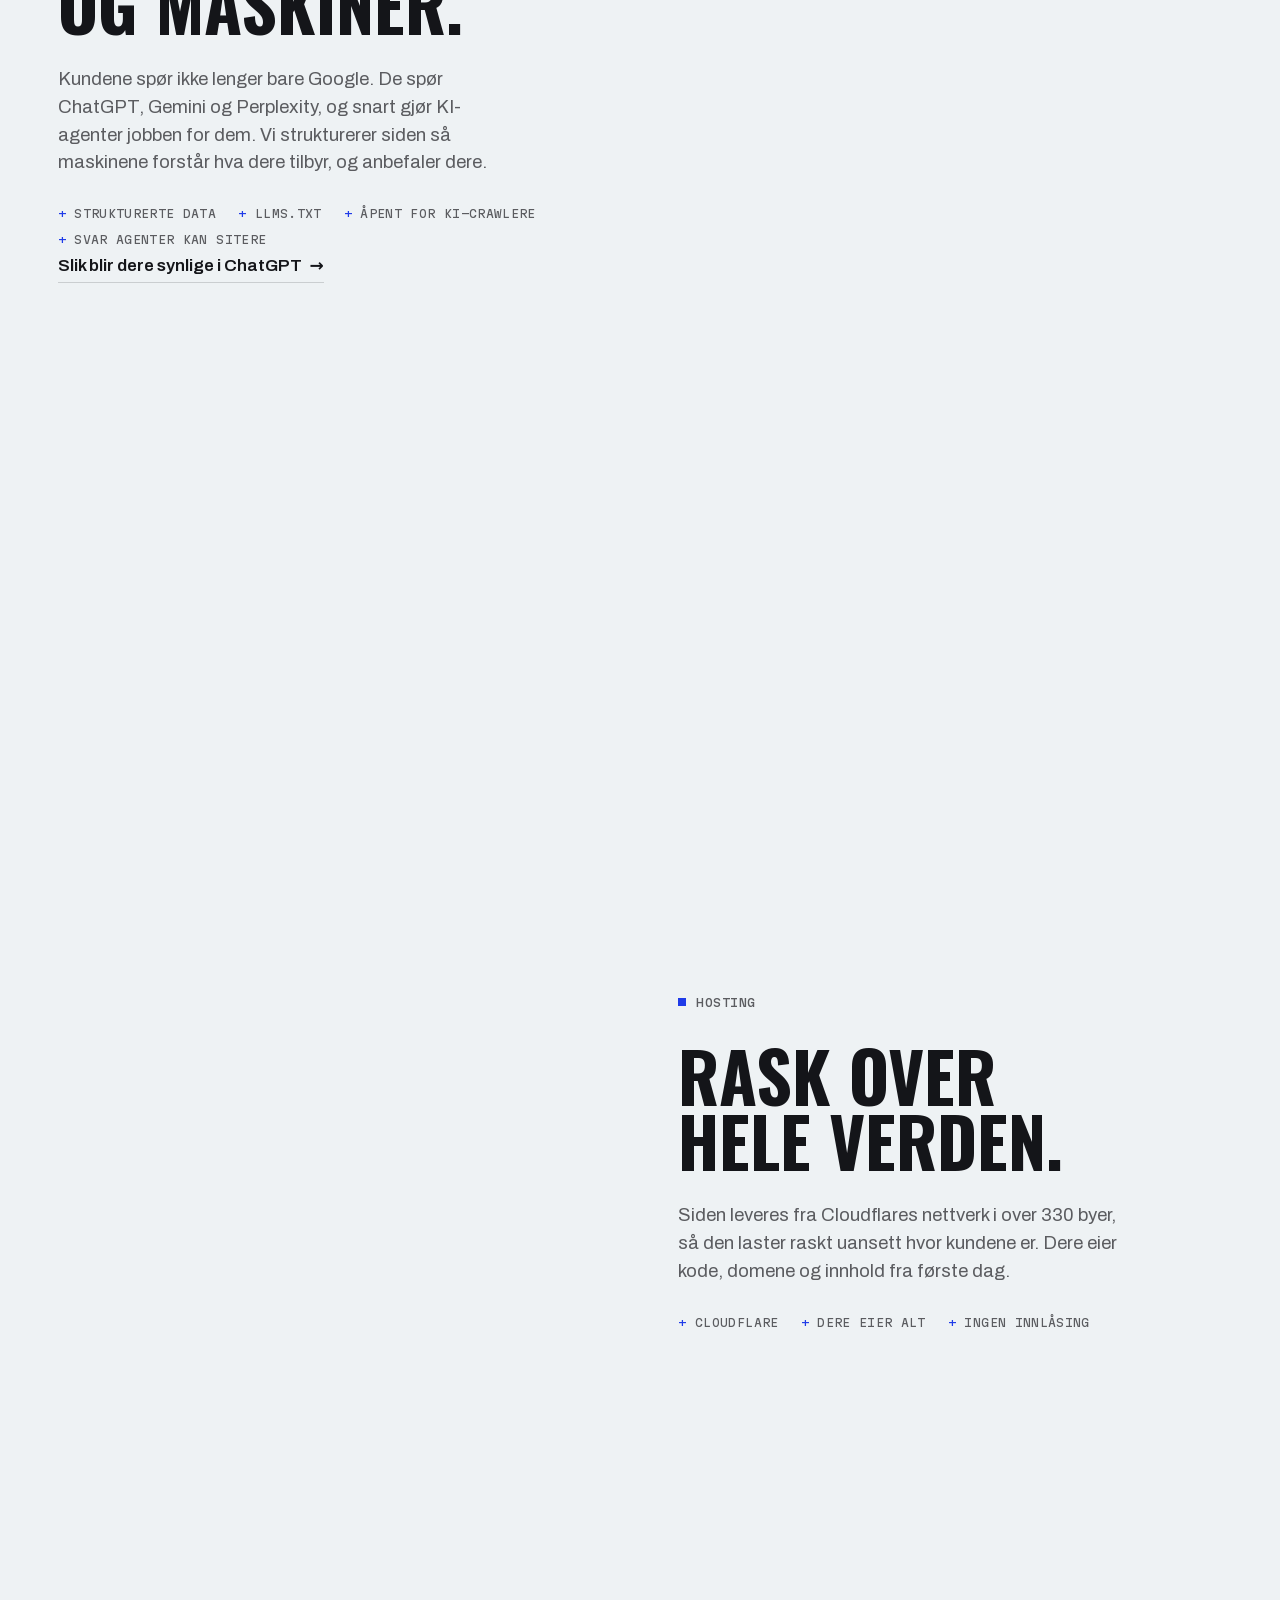
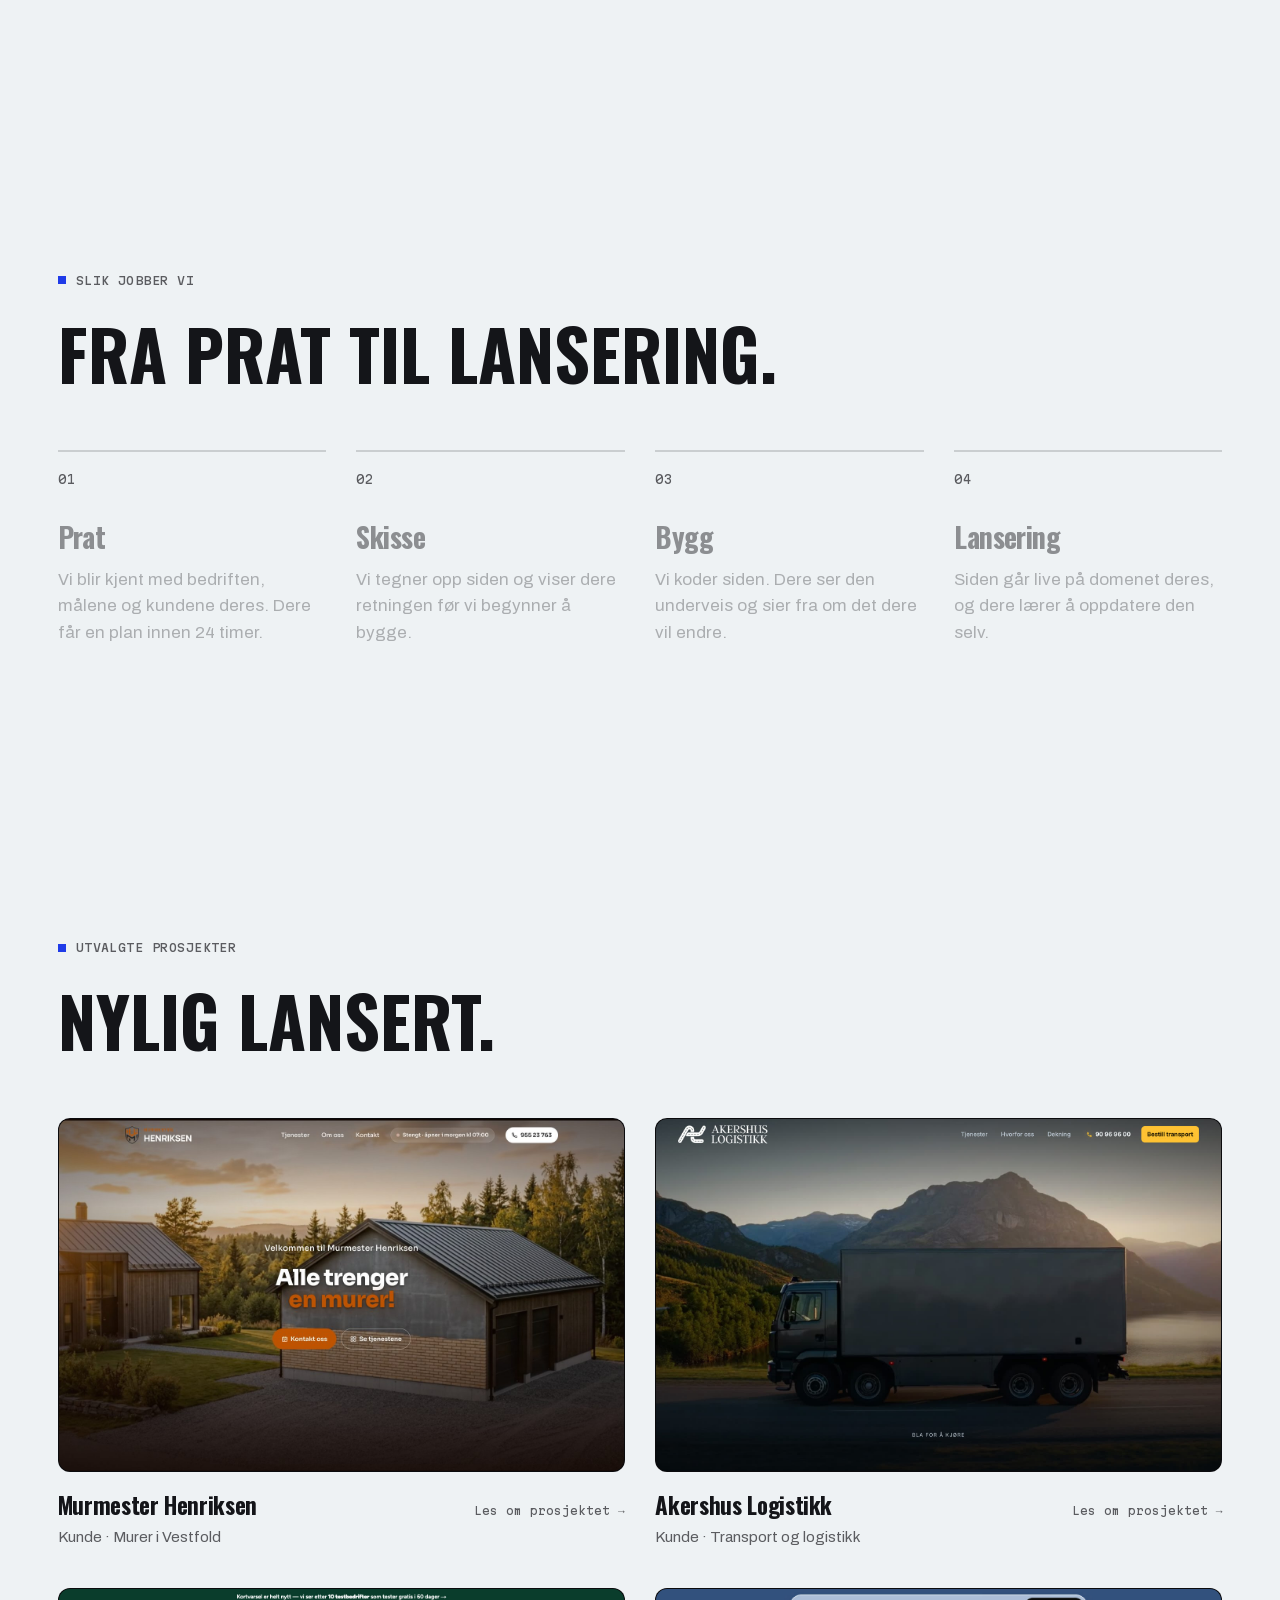
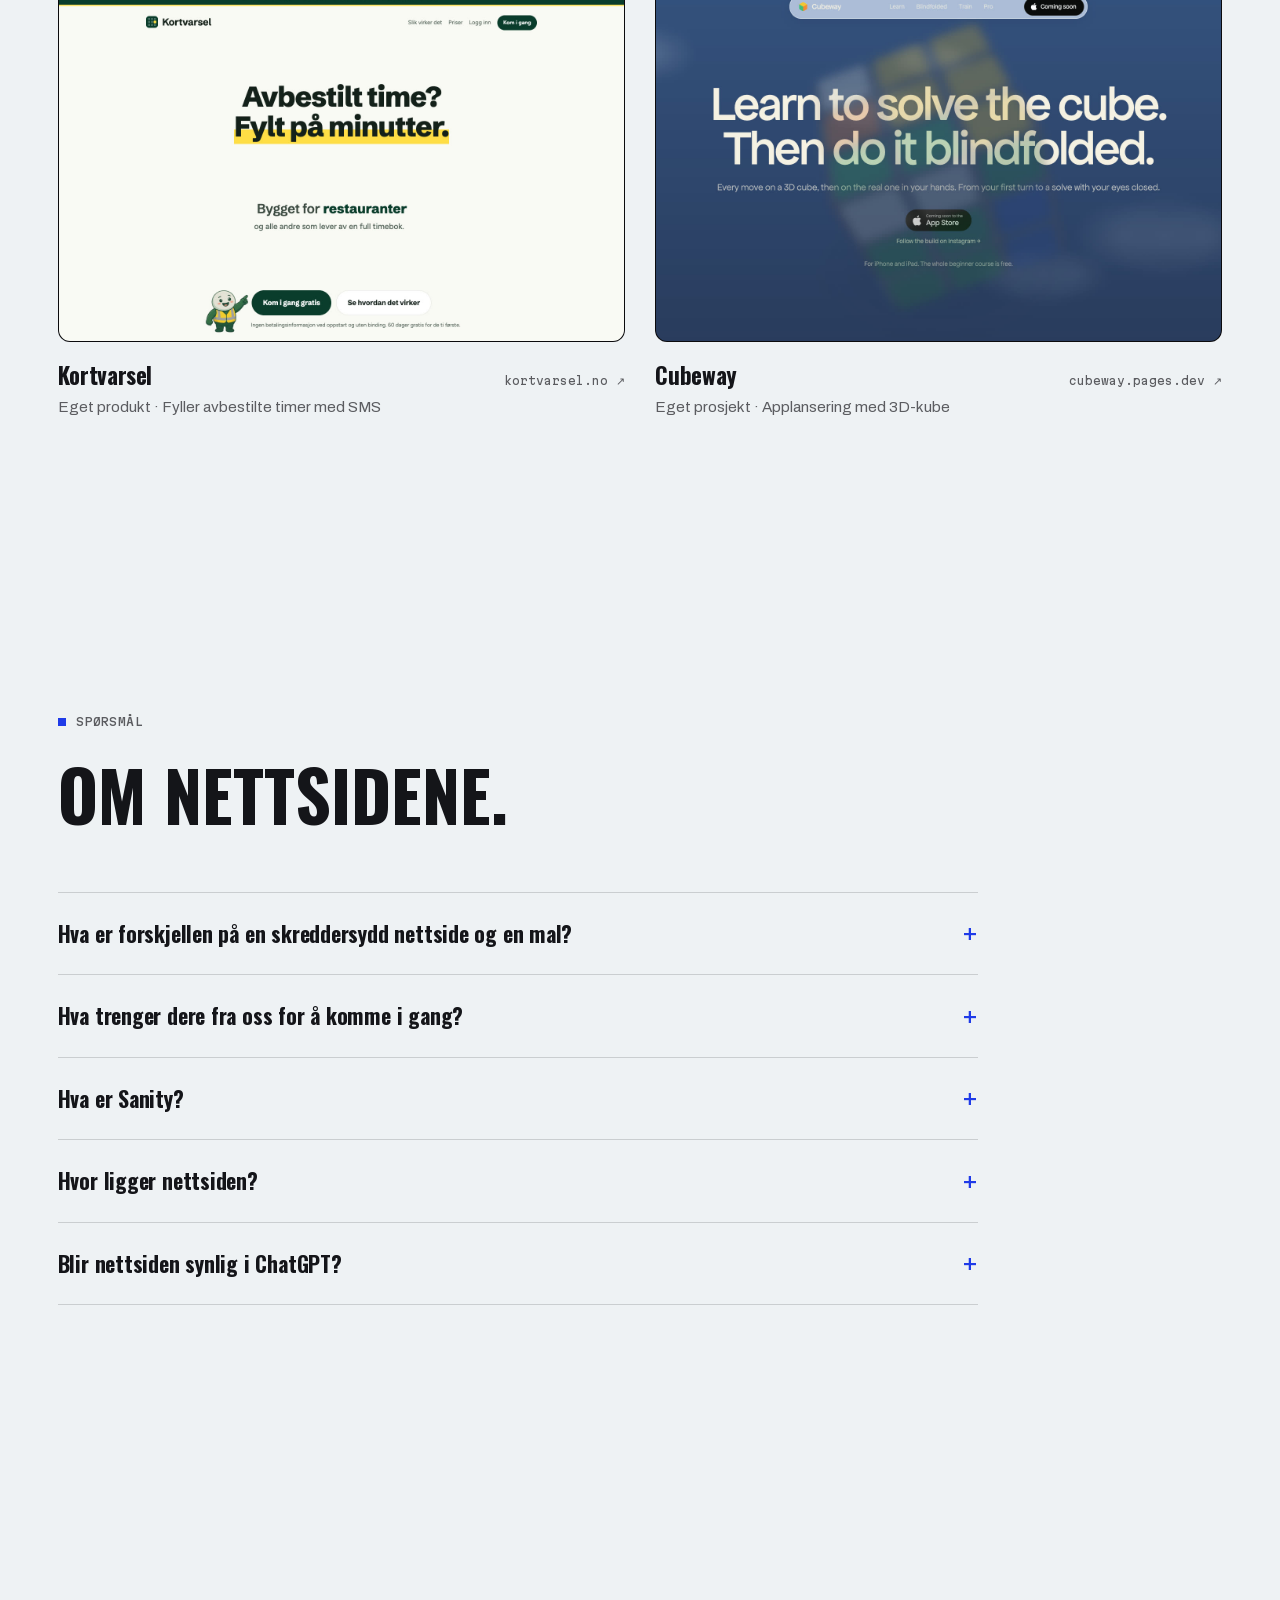
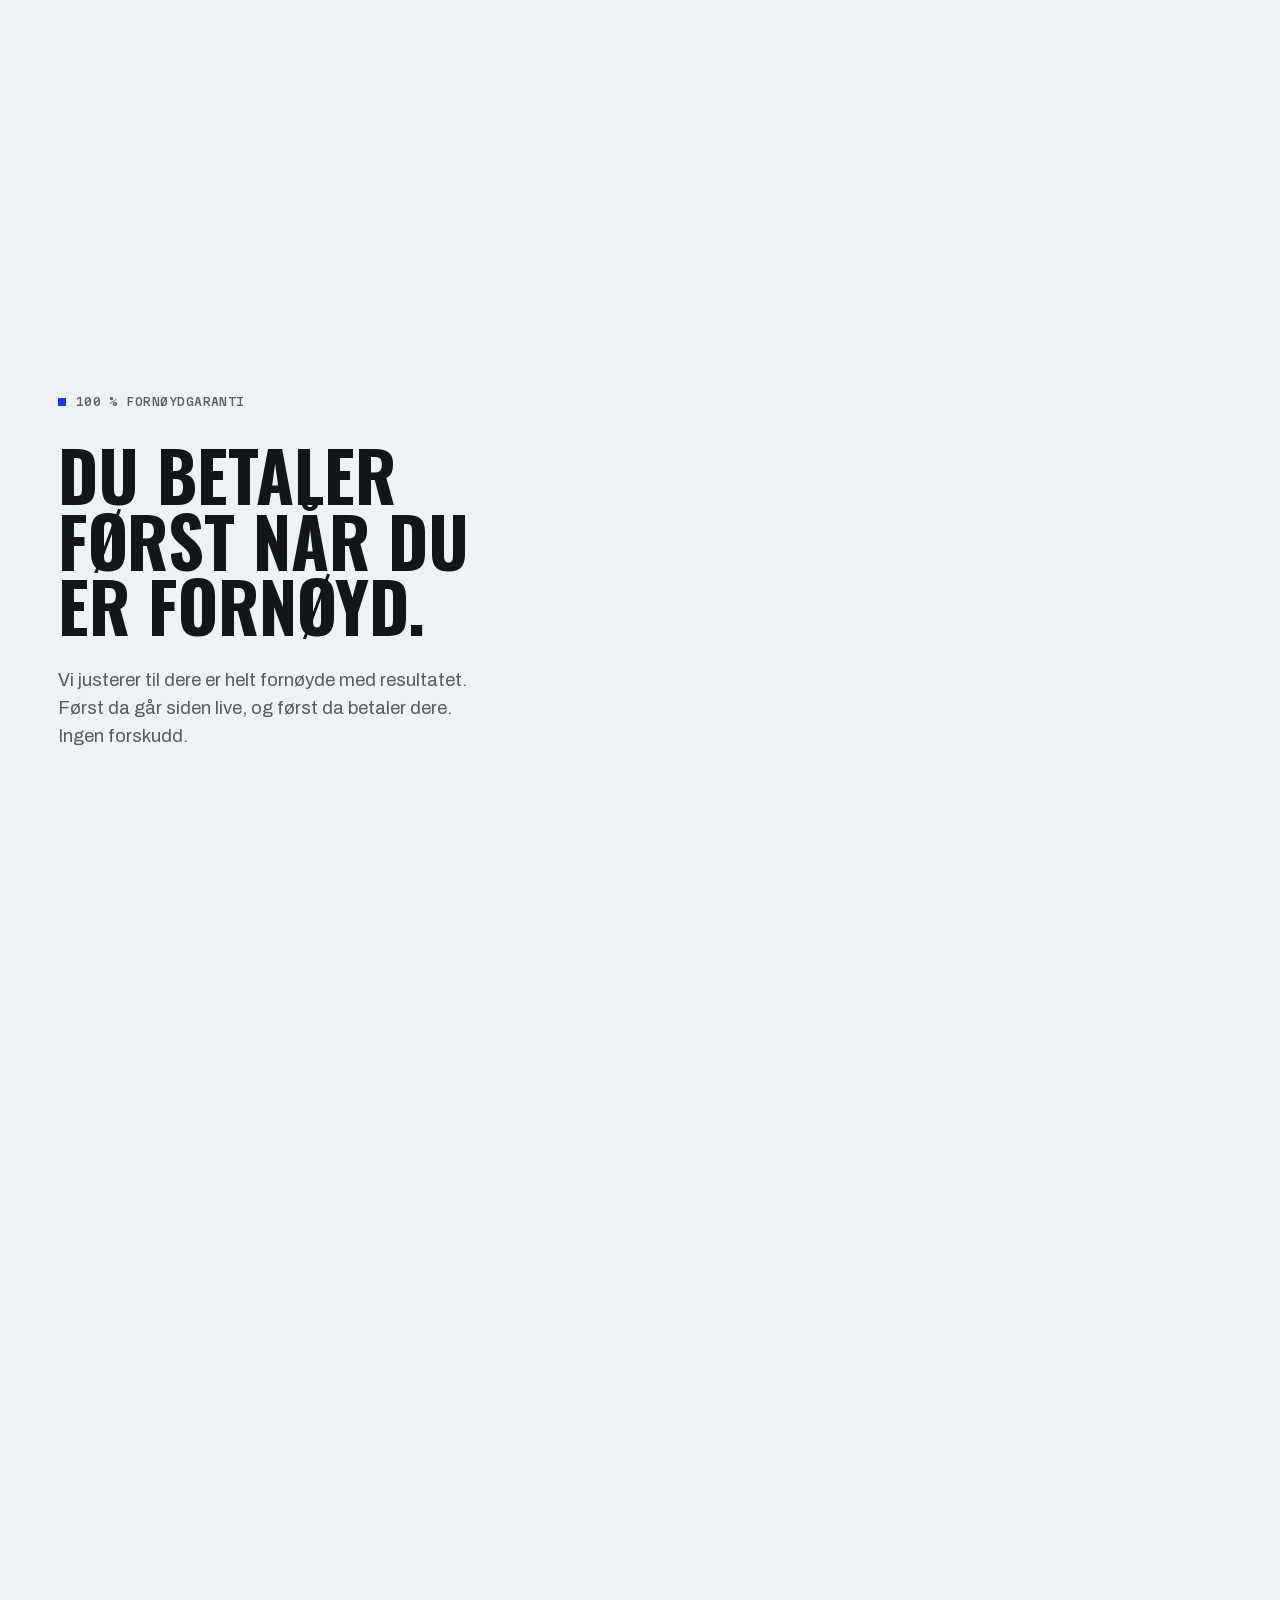
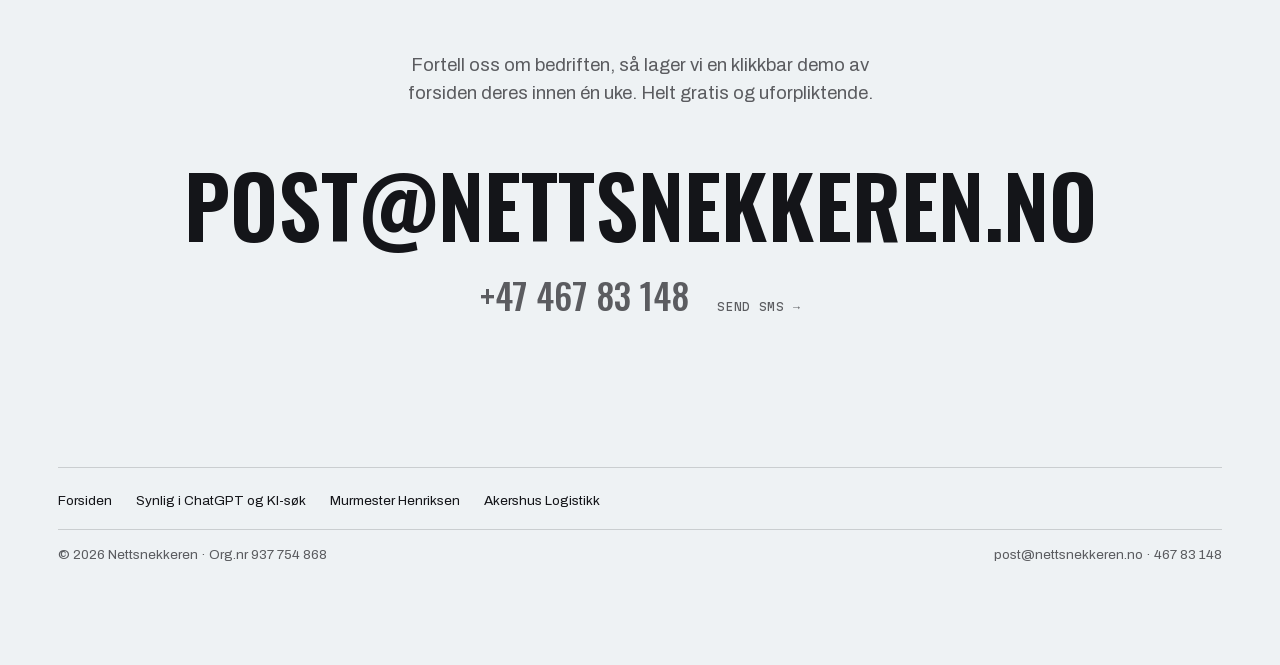
<file: nettsider.html>
<!DOCTYPE html>
<html lang="no">
<head>
  <meta charset="UTF-8" />
  <meta name="viewport" content="width=device-width, initial-scale=1.0" />
  <title>Nettside til bedrift, skreddersydd og synlig — Nettsnekkeren</title>
  <meta name="description" content="Vi designer og koder nettsider for bedrifter i hele Norge, med teknisk SEO og synlighet i KI-søk. Redigering i Sanity som tilvalg. Gratis utkast innen én uke." />
  <link rel="canonical" href="https://nettsnekkeren.no/nettsider" />
  <meta name="theme-color" content="#eef2f4" />
  <meta property="og:type" content="website" />
  <meta property="og:locale" content="nb_NO" />
  <meta property="og:title" content="Nettside til bedrift, skreddersydd og synlig — Nettsnekkeren" />
  <meta property="og:description" content="Vi designer og koder nettsider for bedrifter i hele Norge, med teknisk SEO og synlighet i KI-søk. Redigering i Sanity som tilvalg. Gratis utkast innen én uke." />
  <meta property="og:image" content="https://nettsnekkeren.no/assets/og.jpg" />
  <meta name="twitter:card" content="summary_large_image" />
  <meta property="og:url" content="https://nettsnekkeren.no/nettsider" />

  <script>document.documentElement.classList.add("js");</script>
  <link rel="preload" href="/fonts/oswald-latin.woff2" as="font" type="font/woff2" crossorigin />
  <link rel="preload" href="/fonts/archivo-latin.woff2" as="font" type="font/woff2" crossorigin />
  <link rel="stylesheet" href="/css/style.css?v=22" />
  <link rel="icon" href="/favicon.ico" sizes="any" />
  <link rel="icon" type="image/svg+xml" href="/favicon.svg" />
  <link rel="apple-touch-icon" href="/apple-touch-icon.png" />

  <script type="application/ld+json">
{
  "@context": "https://schema.org",
  "@graph": [
    {
      "@type": "Service",
      "name": "Skreddersydde nettsider",
      "serviceType": "Webdesign og nettsideutvikling",
      "provider": {
        "@id": "https://nettsnekkeren.no/#bedrift",
        "@type": "ProfessionalService",
        "name": "Nettsnekkeren",
        "url": "https://nettsnekkeren.no/"
      },
      "areaServed": {
        "@type": "Country",
        "name": "Norge"
      },
      "description": "Nettsider designet og kodet fra bunnen, med teknisk SEO, agentoptimalisering for KI-tjenester og hosting på Cloudflare. Redigering i Sanity som tilvalg. Gratis utkast innen én uke, og betaling først når kunden er fornøyd.",
      "url": "https://nettsnekkeren.no/nettsider"
    },
    {
      "@type": "FAQPage",
      "@id": "https://nettsnekkeren.no/nettsider#faq",
      "mainEntity": [
        {
          "@type": "Question",
          "name": "Hva er forskjellen på en skreddersydd nettside og en mal?",
          "acceptedAnswer": {
            "@type": "Answer",
            "text": "En mal fra Wix eller Squarespace er laget for alle. En skreddersydd nettside designes og kodes for akkurat deres bedrift og kunder. Den blir raskere, lettere for Google å forstå, og dere eier koden selv."
          }
        },
        {
          "@type": "Question",
          "name": "Hva trenger dere fra oss for å komme i gang?",
          "acceptedAnswer": {
            "@type": "Answer",
            "text": "Bare en kort prat om bedriften og kundene deres. Har dere logo, bilder og tekster, bruker vi dem. Resten finner vi ut av sammen underveis."
          }
        },
        {
          "@type": "Question",
          "name": "Hva er Sanity?",
          "acceptedAnswer": {
            "@type": "Answer",
            "text": "Sanity er et redigeringsverktøy der dere endrer tekster, bilder og nyheter i nettleseren, uten å røre koden. Vi setter det opp som et tilvalg, tilpasset akkurat deres innhold."
          }
        },
        {
          "@type": "Question",
          "name": "Hvor ligger nettsiden?",
          "acceptedAnswer": {
            "@type": "Answer",
            "text": "Den leveres fra Cloudflares nettverk i over 330 byer, så den laster raskt uansett hvor kundene er. Domenet er deres."
          }
        },
        {
          "@type": "Question",
          "name": "Blir nettsiden synlig i ChatGPT?",
          "acceptedAnswer": {
            "@type": "Answer",
            "text": "Vi bygger alle nettsider slik at ChatGPT, Gemini og Perplexity kan lese og sitere dem. Les hvordan vi gjør det."
          }
        }
      ]
    },
    {
      "@type": "BreadcrumbList",
      "itemListElement": [
        {
          "@type": "ListItem",
          "position": 1,
          "name": "Nettsnekkeren",
          "item": "https://nettsnekkeren.no/"
        },
        {
          "@type": "ListItem",
          "position": 2,
          "name": "Nettsider for bedrifter",
          "item": "https://nettsnekkeren.no/nettsider"
        }
      ]
    }
  ]
}
  </script>
</head>
<body>
  <canvas id="dots" aria-hidden="true"></canvas>

  <header class="nav" data-theme="light">
    <a href="/" class="brand" aria-label="Nettsnekkeren, til forsiden">Nettsnekkeren<i></i></a>
    <nav class="nav__links" aria-label="Hovedmeny">
      <a href="/#prosjekter" class="nav__keep">Prosjekter</a>
      <a href="/#agent">Agentklar</a>
      <a href="/#garanti">Garanti</a>
    </nav>
    <a href="#utkast" class="nav__cta">Få gratis utkast</a>
  </header>

  <main>
    <section class="hero" data-bg="sky" data-landscape>
      <div class="wrap">
        <p class="label" data-reveal>Nettsider · Redigeringsløsning · SEO · Agentoptimalisering</p>
        <h1 class="hero__title" aria-label="Nettsider som løfter merkevaren"><span class="outline">Nettsider</span><span>som løfter</span><span>merkevaren</span></h1>
        <div class="hero__row">
          <p class="lead" data-reveal="2">Nettsider for bedrifter i hele Norge, designet for bedriften, kodet fra bunnen og klare for både Google og KI-agenter. Du får et gratis utkast innen én uke, og betaler først når du er fornøyd.</p>
          <div class="btns" data-reveal="3">
            <a href="#utkast" class="btn">Få gratis utkast <i>→</i></a>
            <a href="#prosjekter" class="btn btn--line">Se prosjekter</a>
          </div>
        </div>
      </div>
    </section>

    <section class="block" data-bg="sky" aria-labelledby="design-h">
      <div class="wrap block__head">
        <div class="stack">
          <p class="label" data-reveal>Design</p>
          <h2 class="h2" id="design-h" data-reveal>Skreddersydd for bedriften.</h2>
        </div>
        <p class="lead" data-reveal="2">Ingen Wix, Squarespace eller ferdige temaer. Vi tegner skrift, farger og uttrykk for deres bedrift og deres kunder, og bygger en side som leder besøkende rett til en henvendelse. Vi jobber med bedrifter i alle bransjer og i hele landet, på telefon, video og e-post.</p>
      </div>
    </section>

    <section class="scene scene--flip" data-bg="sky" aria-labelledby="edit-h">
      <div class="wrap scene__grid">
        <div class="stack">
          <p class="label" data-reveal>Redigering i Sanity · tilvalg</p>
          <h2 class="h2" id="edit-h" data-reveal>Oppdater alt selv.</h2>
          <p class="lead" data-reveal="2">Vil dere oppdatere siden selv? Som tilvalg setter vi opp redigering i Sanity for akkurat deres innhold. Endre tekster, bytt bilder og publiser nyheter på minutter, uten å kunne kode.</p>
          <ul class="specs" data-reveal="3"><li>Tekst og bilder</li><li>Nyheter og prosjekter</li><li>Ingen koding</li></ul>
        </div>
        <div class="figure" data-dots="editor" aria-hidden="true"></div>
      </div>
    </section>

    <section class="scene" data-bg="blue" aria-labelledby="seo-h">
      <div class="wrap scene__grid">
        <div class="stack">
          <p class="label" data-reveal>SEO</p>
          <h2 class="h2" id="seo-h" data-reveal>Funnet på Google.</h2>
          <p class="lead" data-reveal="2">Teknisk SEO er bygget inn fra første linje: rask lasting, riktig struktur, metadata og strukturerte data. Alle nettsidene vi har levert til kunder, har 100/100 i SEO i Google Lighthouse.</p>
          <ul class="specs" data-reveal="3"><li>Core Web Vitals</li><li>Strukturerte data</li><li>Lokalt søk</li></ul>
        </div>
        <div class="figure" data-dots="search" aria-hidden="true"></div>
      </div>
    </section>

    <section class="block" data-bg="blue" aria-labelledby="bygg-h">
      <div class="wrap block__head">
        <div class="stack">
          <p class="label" data-reveal>Utvikling</p>
          <h2 class="h2" id="bygg-h" data-reveal>Kodet fra bunnen.</h2>
        </div>
        <p class="lead" data-reveal="2">Siden skrives i moderne teknologi, uten tunge maler og tillegg. Det gjør den raskere, sikrere og enklere å videreutvikle i årevis.</p>
      </div>
    </section>

    <section class="scene" data-bg="night" id="agent" aria-labelledby="agent-h">
      <div class="wrap scene__grid">
        <div class="stack">
          <p class="label" data-reveal>Agentoptimalisering</p>
          <h2 class="h2" id="agent-h" data-reveal>Bygget for mennesker og maskiner.</h2>
          <p class="lead" data-reveal="2">Kundene spør ikke lenger bare Google. De spør ChatGPT, Gemini og Perplexity, og snart gjør KI-agenter jobben for dem. Vi strukturerer siden så maskinene forstår hva dere tilbyr, og anbefaler dere.</p>
          <ul class="specs" data-reveal="3"><li>Strukturerte data</li><li>llms.txt</li><li>Åpent for KI-crawlere</li><li>Svar agenter kan sitere</li></ul>
          <a class="more" href="/synlig-i-chatgpt" data-reveal="3">Slik blir dere synlige i ChatGPT <span aria-hidden="true">→</span></a>
        </div>
        <div class="figure" data-dots="network" aria-hidden="true"></div>
      </div>
    </section>

    <section class="scene scene--flip" data-bg="night" aria-labelledby="host-h">
      <div class="wrap scene__grid">
        <div class="stack">
          <p class="label" data-reveal>Hosting</p>
          <h2 class="h2" id="host-h" data-reveal>Rask over hele verden.</h2>
          <p class="lead" data-reveal="2">Siden leveres fra Cloudflares nettverk i over 330 byer, så den laster raskt uansett hvor kundene er. Dere eier kode, domene og innhold fra første dag.</p>
          <ul class="specs" data-reveal="3"><li>Cloudflare</li><li>Dere eier alt</li><li>Ingen innlåsing</li></ul>
        </div>
        <div class="figure figure--tall" data-dots="earth" aria-hidden="true"></div>
      </div>
    </section>

    <section class="block" data-bg="night" aria-labelledby="steg-h">
      <div class="wrap">
        <div class="block__head">
          <div class="stack">
            <p class="label" data-reveal>Slik jobber vi</p>
            <h2 class="h2" id="steg-h" data-reveal>Fra prat til lansering.</h2>
          </div>
        </div>
        <ol class="steps">
          <li data-reveal><h3>Prat</h3><p>Vi blir kjent med bedriften, målene og kundene deres. Dere får en plan innen 24 timer.</p></li>
          <li data-reveal="2"><h3>Skisse</h3><p>Vi tegner opp siden og viser dere retningen før vi begynner å bygge.</p></li>
          <li data-reveal="3"><h3>Bygg</h3><p>Vi koder siden. Dere ser den underveis og sier fra om det dere vil endre.</p></li>
          <li data-reveal><h3>Lansering</h3><p>Siden går live på domenet deres, og dere lærer å oppdatere den selv.</p></li>
        </ol>
      </div>
    </section>

    <section class="block" data-bg="night" id="prosjekter" aria-labelledby="prosjekter-h">
      <div class="wrap">
        <div class="block__head">
          <div class="stack">
            <p class="label" data-reveal>Utvalgte prosjekter</p>
            <h2 class="h2" id="prosjekter-h" data-reveal>Nylig lansert.</h2>
          </div>
        </div>
        <div class="cases">
          <a class="case" href="/prosjekter/murmester-henriksen" data-reveal>
            <div class="case__shot"><img src="/assets/portfolio/murmester.jpg" alt="Forsiden til Murmester Henriksen" loading="lazy" width="1600" height="1000" /></div>
            <div class="case__meta"><div><h3 class="case__name">Murmester Henriksen</h3><p class="case__what">Kunde · Murer i Vestfold</p></div><span class="case__url">Les om prosjektet →</span></div>
          </a>
          <a class="case" href="/prosjekter/akershus-logistikk" data-reveal="2">
            <div class="case__shot"><img src="/assets/portfolio/alogistikk.jpg" alt="Forsiden til Akershus Logistikk" loading="lazy" width="1600" height="1000" /></div>
            <div class="case__meta"><div><h3 class="case__name">Akershus Logistikk</h3><p class="case__what">Kunde · Transport og logistikk</p></div><span class="case__url">Les om prosjektet →</span></div>
          </a>
          <a class="case" href="https://kortvarsel.no" target="_blank" rel="noopener" data-reveal>
            <div class="case__shot"><img src="/assets/portfolio/kortvarsel.jpg" alt="Forsiden til Kortvarsel" loading="lazy" width="1440" height="900" /></div>
            <div class="case__meta"><div><h3 class="case__name">Kortvarsel</h3><p class="case__what">Eget produkt · Fyller avbestilte timer med SMS</p></div><span class="case__url">kortvarsel.no ↗</span></div>
          </a>
          <a class="case" href="https://cubeway.pages.dev/" target="_blank" rel="noopener" data-reveal="2">
            <div class="case__shot"><img src="/assets/portfolio/cubeway.jpg" alt="Forsiden til Cubeway" loading="lazy" width="1440" height="900" /></div>
            <div class="case__meta"><div><h3 class="case__name">Cubeway</h3><p class="case__what">Eget prosjekt · Applansering med 3D-kube</p></div><span class="case__url">cubeway.pages.dev ↗</span></div>
          </a>
        </div>
      </div>
    </section>

    <section class="block" data-bg="night" id="sporsmal" aria-labelledby="faq-h">
      <div class="wrap">
        <div class="block__head">
          <div class="stack">
            <p class="label" data-reveal>Spørsmål</p>
            <h2 class="h2" id="faq-h" data-reveal>Om nettsidene.</h2>
          </div>
        </div>
        <div class="faq" data-reveal>
          <details><summary>Hva er forskjellen på en skreddersydd nettside og en mal?</summary><p>En mal fra Wix eller Squarespace er laget for alle. En skreddersydd nettside designes og kodes for akkurat deres bedrift og kunder. Den blir raskere, lettere for Google å forstå, og dere eier koden selv.</p></details>
          <details><summary>Hva trenger dere fra oss for å komme i gang?</summary><p>Bare en kort prat om bedriften og kundene deres. Har dere logo, bilder og tekster, bruker vi dem. Resten finner vi ut av sammen underveis.</p></details>
          <details><summary>Hva er Sanity?</summary><p>Sanity er et redigeringsverktøy der dere endrer tekster, bilder og nyheter i nettleseren, uten å røre koden. Vi setter det opp som et tilvalg, tilpasset akkurat deres innhold.</p></details>
          <details><summary>Hvor ligger nettsiden?</summary><p>Den leveres fra Cloudflares nettverk i over 330 byer, så den laster raskt uansett hvor kundene er. Domenet er deres.</p></details>
          <details><summary>Blir nettsiden synlig i ChatGPT?</summary><p>Vi bygger alle nettsider slik at ChatGPT, Gemini og Perplexity kan lese og sitere dem. <a href="/synlig-i-chatgpt">Les hvordan vi gjør det</a>.</p></details>
        </div>
      </div>
    </section>

    <!-- Fornøydgaranti: raketten skytes opp når du scroller videre -->
    <section class="scene scene--launch" data-bg="night" data-hold="late" aria-labelledby="garanti-h">
      <div class="wrap scene__grid">
        <div class="stack">
          <p class="label" data-reveal>100 % fornøydgaranti</p>
          <h2 class="h2" id="garanti-h" data-reveal>Du betaler først når du er fornøyd.</h2>
          <p class="lead" data-reveal="2">Vi justerer til dere er helt fornøyde med resultatet. Først da går siden live, og først da betaler dere. Ingen forskudd.</p>
        </div>
        <div class="figure" data-dots="rocket" aria-hidden="true"></div>
      </div>
    </section>

    <!-- Gratis utkast: overskriften skrives frem i prikker blant stjernene -->
    <section class="utkast" data-bg="night" id="utkast" aria-labelledby="utkast-h">
      <div class="wrap">
        <h2 class="dotword utkast__dots" id="utkast-h" data-dots="text" data-text="FÅ ET GRATIS UTKAST." data-text-small="FÅ ET GRATIS|UTKAST." data-accent="." data-align="center">Få et gratis utkast.</h2>
        <p class="lead utkast__lead" data-scrub>Fortell oss om bedriften, så lager vi en klikkbar demo av forsiden deres innen én uke. Helt gratis og uforpliktende.</p>
        <a class="mail-big" href="mailto:post@nettsnekkeren.no?subject=Gratis%20utkast" data-reveal>post@nettsnekkeren.no</a>
        <div class="utkast__row" data-reveal="2">
          <a class="phone-big" href="tel:+4746783148">+47 467 83 148</a>
          <a class="utkast__sms" href="sms:+4746783148">Send SMS →</a>
        </div>
      </div>
      <div class="wrap">
        <footer class="footer">
          <nav class="footer__links" aria-label="Mer fra Nettsnekkeren">
            <a href="/">Forsiden</a>
            <a href="/synlig-i-chatgpt">Synlig i ChatGPT og KI-søk</a>
            <a href="/prosjekter/murmester-henriksen">Murmester Henriksen</a>
            <a href="/prosjekter/akershus-logistikk">Akershus Logistikk</a>
          </nav>
          <span>© 2026 Nettsnekkeren · Org.nr 937 754 868</span>
          <span><a href="mailto:post@nettsnekkeren.no">post@nettsnekkeren.no</a> · <a href="tel:+4746783148">467 83 148</a></span>
        </footer>
      </div>
    </section>
  </main>

  <script src="/js/dots.js?v=22" defer></script>
  <script src="/js/site.js?v=22" defer></script>
</body>
</html>
</file>
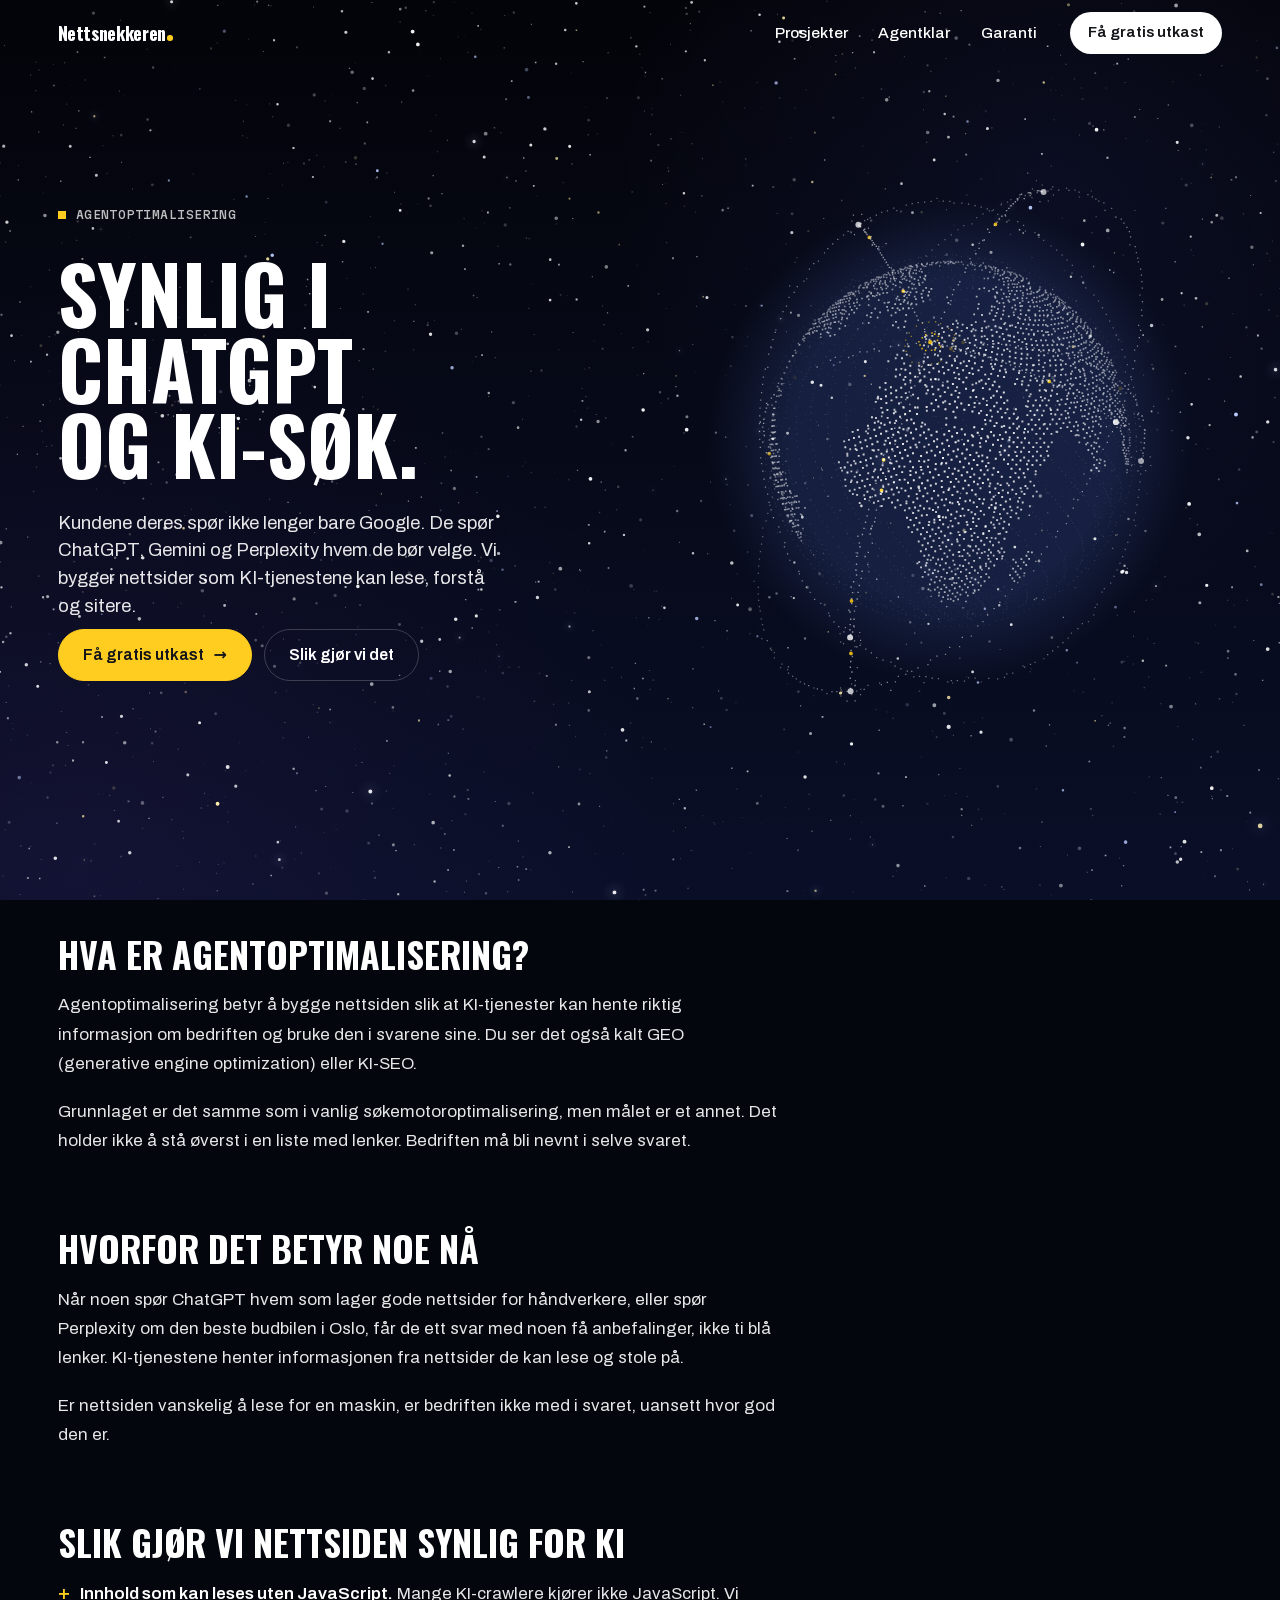
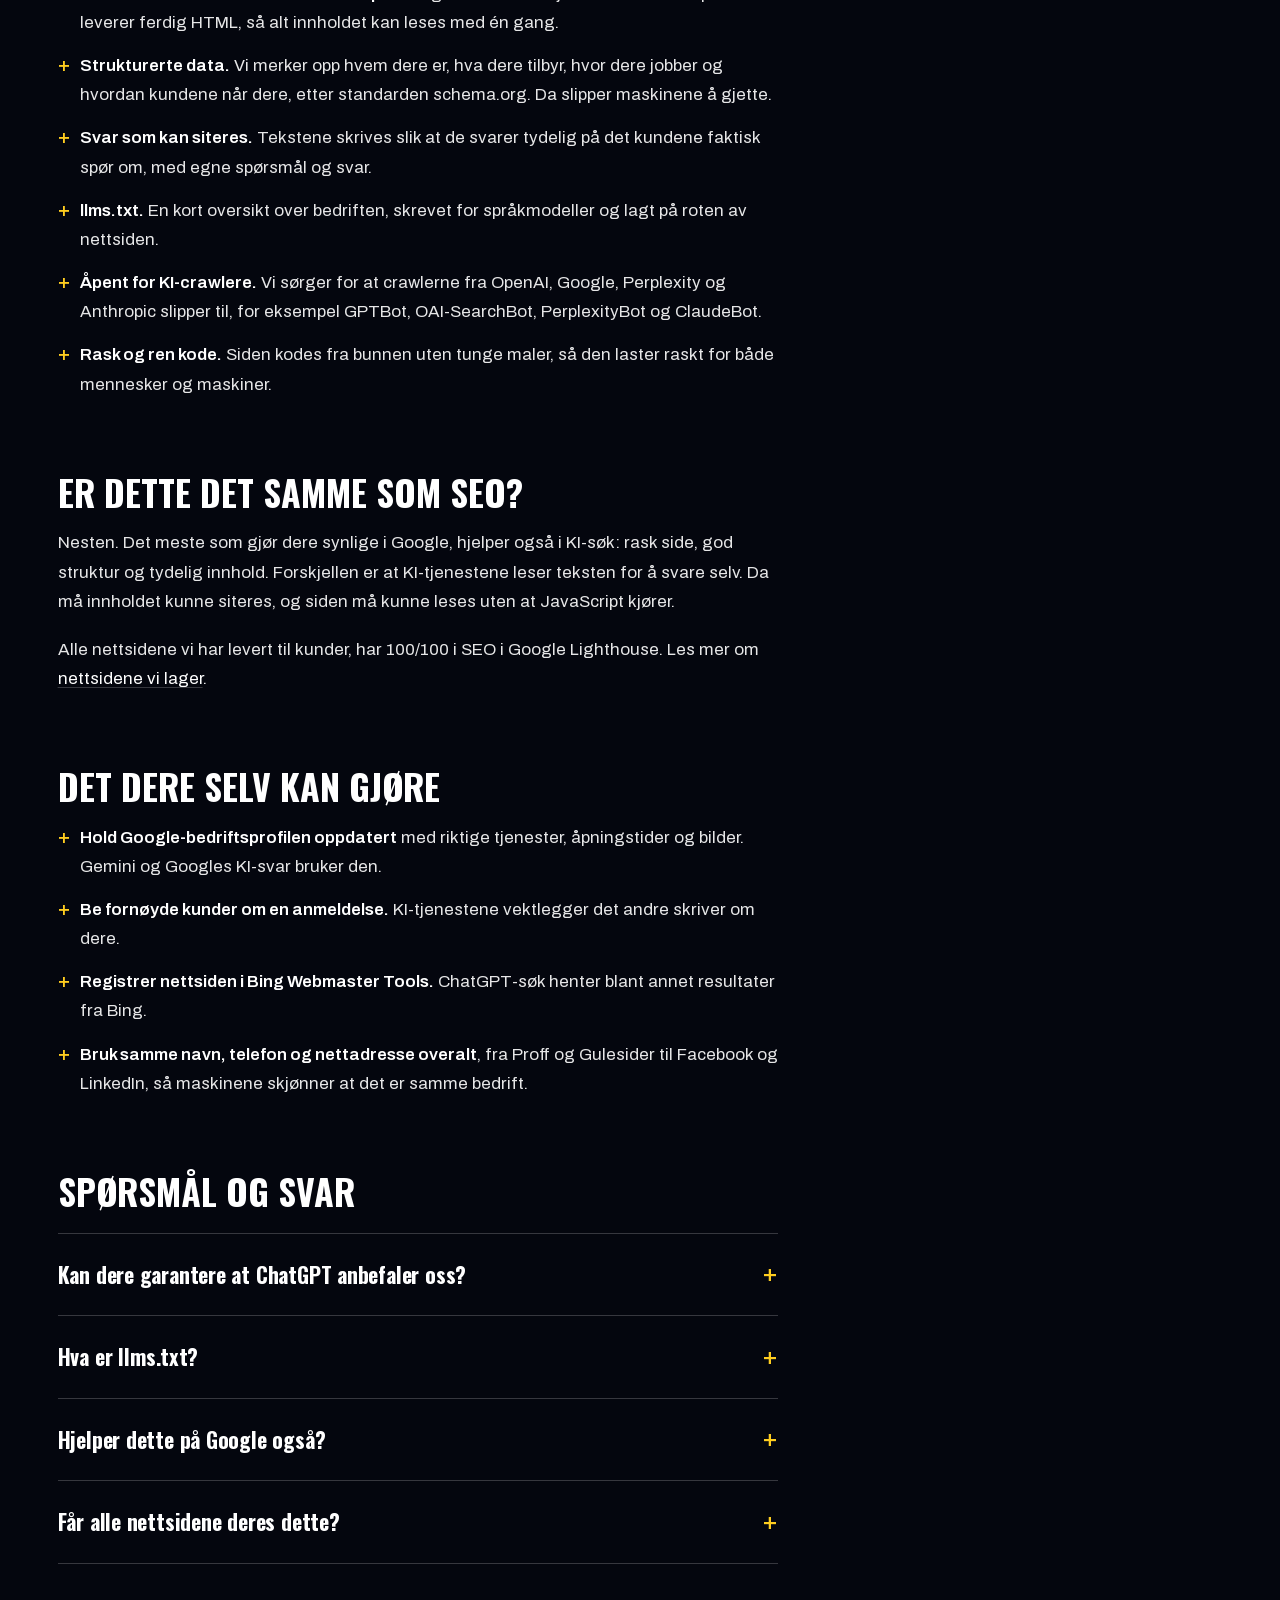
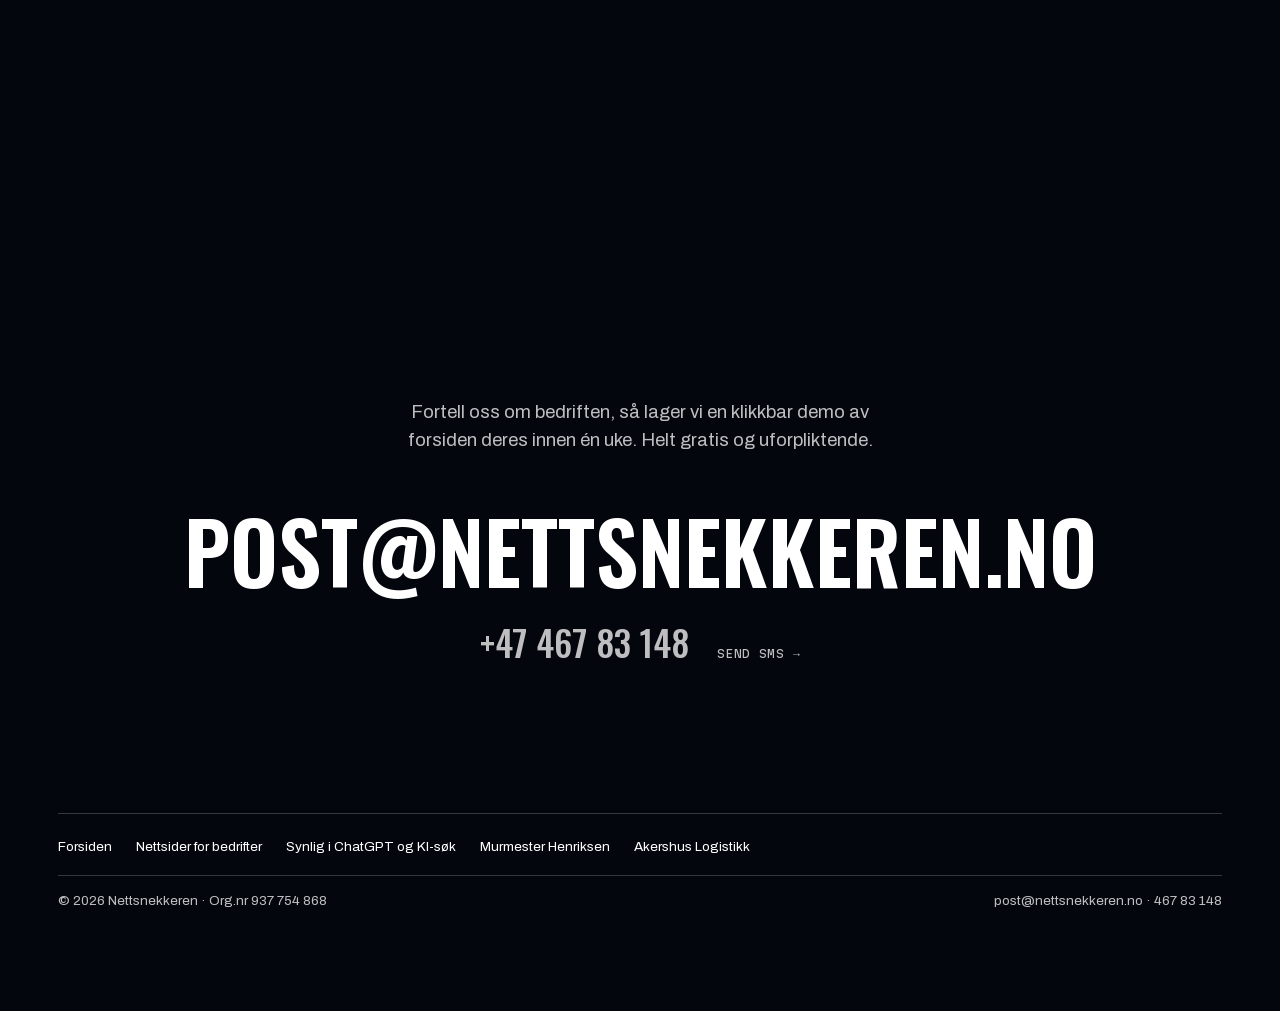
<file: synlig-i-chatgpt.html>
<!DOCTYPE html>
<html lang="no" data-start="night">
<head>
  <meta charset="UTF-8" />
  <meta name="viewport" content="width=device-width, initial-scale=1.0" />
  <title>Synlig i ChatGPT, Gemini og Perplexity — Nettsnekkeren</title>
  <meta name="description" content="Stadig flere spør ChatGPT i stedet for å google. Vi bygger nettsider som KI-tjenester kan lese, forstå og sitere. Slik fungerer agentoptimalisering." />
  <link rel="canonical" href="https://nettsnekkeren.no/synlig-i-chatgpt" />
  <meta name="theme-color" content="#03040a" />
  <meta property="og:type" content="website" />
  <meta property="og:locale" content="nb_NO" />
  <meta property="og:site_name" content="Nettsnekkeren" />
  <meta property="og:title" content="Synlig i ChatGPT, Gemini og Perplexity — Nettsnekkeren" />
  <meta property="og:description" content="Stadig flere spør ChatGPT i stedet for å google. Vi bygger nettsider som KI-tjenester kan lese, forstå og sitere. Slik fungerer agentoptimalisering." />
  <meta property="og:url" content="https://nettsnekkeren.no/synlig-i-chatgpt" />
  <meta property="og:image" content="https://nettsnekkeren.no/assets/og.jpg" />
  <meta name="twitter:card" content="summary_large_image" />

  <script>document.documentElement.classList.add("js");</script>
  <link rel="preload" href="/fonts/oswald-latin.woff2" as="font" type="font/woff2" crossorigin />
  <link rel="preload" href="/fonts/archivo-latin.woff2" as="font" type="font/woff2" crossorigin />
  <link rel="stylesheet" href="/css/style.css?v=22" />
  <link rel="icon" href="/favicon.ico" sizes="any" />
  <link rel="icon" type="image/svg+xml" href="/favicon.svg" />
  <link rel="apple-touch-icon" href="/apple-touch-icon.png" />

  <script type="application/ld+json">
{
  "@context": "https://schema.org",
  "@graph": [
    {
      "@type": "ProfessionalService",
      "@id": "https://nettsnekkeren.no/#bedrift",
      "name": "Nettsnekkeren",
      "url": "https://nettsnekkeren.no/",
      "telephone": "+4746783148",
      "email": "post@nettsnekkeren.no",
      "areaServed": {
        "@type": "Country",
        "name": "Norge"
      },
      "hasMap": "https://maps.google.com/?cid=13886584343586939172",
      "sameAs": [
        "https://maps.google.com/?cid=13886584343586939172"
      ]
    },
    {
      "@type": "WebPage",
      "@id": "https://nettsnekkeren.no/synlig-i-chatgpt",
      "url": "https://nettsnekkeren.no/synlig-i-chatgpt",
      "name": "Synlig i ChatGPT, Gemini og Perplexity — Nettsnekkeren",
      "description": "Stadig flere spør ChatGPT i stedet for å google. Vi bygger nettsider som KI-tjenester kan lese, forstå og sitere. Slik fungerer agentoptimalisering.",
      "inLanguage": "nb-NO",
      "isPartOf": {
        "@id": "https://nettsnekkeren.no/#nettsted"
      },
      "about": {
        "@type": "Thing",
        "name": "Agentoptimalisering"
      },
      "publisher": {
        "@id": "https://nettsnekkeren.no/#bedrift"
      }
    },
    {
      "@type": "Service",
      "name": "Agentoptimalisering",
      "alternateName": [
        "GEO",
        "KI-SEO",
        "Synlighet i ChatGPT"
      ],
      "provider": {
        "@id": "https://nettsnekkeren.no/#bedrift"
      },
      "areaServed": {
        "@type": "Country",
        "name": "Norge"
      },
      "description": "Nettsider bygget slik at KI-tjenester som ChatGPT, Gemini og Perplexity kan lese, forstå og sitere dem."
    },
    {
      "@type": "BreadcrumbList",
      "itemListElement": [
        {
          "@type": "ListItem",
          "position": 1,
          "name": "Nettsnekkeren",
          "item": "https://nettsnekkeren.no/"
        },
        {
          "@type": "ListItem",
          "position": 2,
          "name": "Synlig i ChatGPT og KI-søk",
          "item": "https://nettsnekkeren.no/synlig-i-chatgpt"
        }
      ]
    },
    {
      "@type": "FAQPage",
      "@id": "https://nettsnekkeren.no/synlig-i-chatgpt#faq",
      "mainEntity": [
        {
          "@type": "Question",
          "name": "Kan dere garantere at ChatGPT anbefaler oss?",
          "acceptedAnswer": {
            "@type": "Answer",
            "text": "Nei. Ingen styrer hva KI-tjenestene svarer. Det vi kan gjøre, er å sørge for at nettsiden deres er lett å lese, forstå og stole på, så den har best mulig sjanse til å bli brukt i svarene."
          }
        },
        {
          "@type": "Question",
          "name": "Hva er llms.txt?",
          "acceptedAnswer": {
            "@type": "Answer",
            "text": "En kort tekstfil på roten av nettsiden, for eksempel nettsnekkeren.no/llms.txt, som forteller språkmodeller hva bedriften gjør og hvor den viktigste informasjonen ligger. Det er et nytt og frivillig forslag til standard, så ikke alle KI-tjenester bruker den ennå."
          }
        },
        {
          "@type": "Question",
          "name": "Hjelper dette på Google også?",
          "acceptedAnswer": {
            "@type": "Answer",
            "text": "Ja. Rask lasting, god struktur, strukturerte data og tydelige svar er det samme Google ser etter. Alle nettsidene vi har levert til kunder, har 100/100 i SEO i Google Lighthouse."
          }
        },
        {
          "@type": "Question",
          "name": "Får alle nettsidene deres dette?",
          "acceptedAnswer": {
            "@type": "Answer",
            "text": "Ja. Alle nettsidene vi lager, bygges slik fra start. Det er ikke et tillegg."
          }
        }
      ]
    }
  ]
}
  </script>
</head>
<body>
  <canvas id="dots" aria-hidden="true"></canvas>

  <header class="nav" data-theme="dark">
    <a href="/" class="brand" aria-label="Nettsnekkeren, til forsiden">Nettsnekkeren<i></i></a>
    <nav class="nav__links" aria-label="Hovedmeny">
      <a href="/#prosjekter" class="nav__keep">Prosjekter</a>
      <a href="/#agent">Agentklar</a>
      <a href="/#garanti">Garanti</a>
    </nav>
    <a href="#utkast" class="nav__cta">Få gratis utkast</a>
  </header>

  <main>
    <!-- Toppen: kloden med KI-agentene i bane -->
    <section class="sub-hero scene" data-bg="night" aria-labelledby="page-h">
      <div class="wrap scene__grid">
        <div class="stack">
          <p class="label" data-reveal>Agentoptimalisering</p>
          <h1 class="sub-hero__title" id="page-h" data-reveal>Synlig i ChatGPT og KI-søk.</h1>
          <p class="lead" data-reveal="2">Kundene deres spør ikke lenger bare Google. De spør ChatGPT, Gemini og Perplexity hvem de bør velge. Vi bygger nettsider som KI-tjenestene kan lese, forstå og sitere.</p>
          <div class="btns" data-reveal="3">
            <a href="#utkast" class="btn">Få gratis utkast <i>→</i></a>
            <a href="#slik" class="btn btn--line">Slik gjør vi det</a>
          </div>
        </div>
        <div class="figure figure--tall" data-dots="agents" aria-hidden="true"></div>
      </div>
    </section>

    <section class="article" data-bg="night" aria-label="Om agentoptimalisering">
      <div class="wrap">
        <div class="prose">
          <h2>Hva er agentoptimalisering?</h2>
          <p>Agentoptimalisering betyr å bygge nettsiden slik at KI-tjenester kan hente riktig informasjon om bedriften og bruke den i svarene sine. Du ser det også kalt GEO (generative engine optimization) eller KI-SEO.</p>
          <p>Grunnlaget er det samme som i vanlig søkemotoroptimalisering, men målet er et annet. Det holder ikke å stå øverst i en liste med lenker. Bedriften må bli nevnt i selve svaret.</p>

          <h2>Hvorfor det betyr noe nå</h2>
          <p>Når noen spør ChatGPT hvem som lager gode nettsider for håndverkere, eller spør Perplexity om den beste budbilen i Oslo, får de ett svar med noen få anbefalinger, ikke ti blå lenker. KI-tjenestene henter informasjonen fra nettsider de kan lese og stole på.</p>
          <p>Er nettsiden vanskelig å lese for en maskin, er bedriften ikke med i svaret, uansett hvor god den er.</p>

          <h2 id="slik">Slik gjør vi nettsiden synlig for KI</h2>
          <ul>
            <li><strong>Innhold som kan leses uten JavaScript.</strong> Mange KI-crawlere kjører ikke JavaScript. Vi leverer ferdig HTML, så alt innholdet kan leses med én gang.</li>
            <li><strong>Strukturerte data.</strong> Vi merker opp hvem dere er, hva dere tilbyr, hvor dere jobber og hvordan kundene når dere, etter standarden schema.org. Da slipper maskinene å gjette.</li>
            <li><strong>Svar som kan siteres.</strong> Tekstene skrives slik at de svarer tydelig på det kundene faktisk spør om, med egne spørsmål og svar.</li>
            <li><strong>llms.txt.</strong> En kort oversikt over bedriften, skrevet for språkmodeller og lagt på roten av nettsiden.</li>
            <li><strong>Åpent for KI-crawlere.</strong> Vi sørger for at crawlerne fra OpenAI, Google, Perplexity og Anthropic slipper til, for eksempel GPTBot, OAI-SearchBot, PerplexityBot og ClaudeBot.</li>
            <li><strong>Rask og ren kode.</strong> Siden kodes fra bunnen uten tunge maler, så den laster raskt for både mennesker og maskiner.</li>
          </ul>

          <h2>Er dette det samme som SEO?</h2>
          <p>Nesten. Det meste som gjør dere synlige i Google, hjelper også i KI-søk: rask side, god struktur og tydelig innhold. Forskjellen er at KI-tjenestene leser teksten for å svare selv. Da må innholdet kunne siteres, og siden må kunne leses uten at JavaScript kjører.</p>
          <p>Alle nettsidene vi har levert til kunder, har 100/100 i SEO i Google Lighthouse. Les mer om <a href="/nettsider">nettsidene vi lager</a>.</p>

          <h2>Det dere selv kan gjøre</h2>
          <ul>
            <li><strong>Hold Google-bedriftsprofilen oppdatert</strong> med riktige tjenester, åpningstider og bilder. Gemini og Googles KI-svar bruker den.</li>
            <li><strong>Be fornøyde kunder om en anmeldelse.</strong> KI-tjenestene vektlegger det andre skriver om dere.</li>
            <li><strong>Registrer nettsiden i Bing Webmaster Tools.</strong> ChatGPT-søk henter blant annet resultater fra Bing.</li>
            <li><strong>Bruk samme navn, telefon og nettadresse overalt</strong>, fra Proff og Gulesider til Facebook og LinkedIn, så maskinene skjønner at det er samme bedrift.</li>
          </ul>

          <h2>Spørsmål og svar</h2>
          <div class="faq">
          <details><summary>Kan dere garantere at ChatGPT anbefaler oss?</summary><p>Nei. Ingen styrer hva KI-tjenestene svarer. Det vi kan gjøre, er å sørge for at nettsiden deres er lett å lese, forstå og stole på, så den har best mulig sjanse til å bli brukt i svarene.</p></details>
          <details><summary>Hva er llms.txt?</summary><p>En kort tekstfil på roten av nettsiden, for eksempel <a href="/llms.txt">nettsnekkeren.no/llms.txt</a>, som forteller språkmodeller hva bedriften gjør og hvor den viktigste informasjonen ligger. Det er et nytt og frivillig forslag til standard, så ikke alle KI-tjenester bruker den ennå.</p></details>
          <details><summary>Hjelper dette på Google også?</summary><p>Ja. Rask lasting, god struktur, strukturerte data og tydelige svar er det samme Google ser etter. Alle nettsidene vi har levert til kunder, har 100/100 i SEO i Google Lighthouse.</p></details>
          <details><summary>Får alle nettsidene deres dette?</summary><p>Ja. Alle nettsidene vi lager, bygges slik fra start. Det er ikke et tillegg.</p></details>
          </div>
        </div>
      </div>
    </section>

    <!-- Gratis utkast: overskriften skrives frem i prikker blant stjernene -->
    <section class="utkast" data-bg="night" id="utkast" aria-labelledby="utkast-h">
      <div class="wrap">
        <h2 class="dotword utkast__dots" id="utkast-h" data-dots="text" data-text="FÅ ET GRATIS UTKAST." data-text-small="FÅ ET GRATIS|UTKAST." data-accent="." data-align="center">Få et gratis utkast.</h2>
        <p class="lead utkast__lead" data-scrub>Fortell oss om bedriften, så lager vi en klikkbar demo av forsiden deres innen én uke. Helt gratis og uforpliktende.</p>
        <a class="mail-big" href="mailto:post@nettsnekkeren.no?subject=Gratis%20utkast" data-reveal>post@nettsnekkeren.no</a>
        <div class="utkast__row" data-reveal="2">
          <a class="phone-big" href="tel:+4746783148">+47 467 83 148</a>
          <a class="utkast__sms" href="sms:+4746783148">Send SMS →</a>
        </div>
      </div>
      <div class="wrap">
        <footer class="footer">
          <nav class="footer__links" aria-label="Mer fra Nettsnekkeren">
            <a href="/">Forsiden</a>
            <a href="/nettsider">Nettsider for bedrifter</a>
            <a href="/synlig-i-chatgpt">Synlig i ChatGPT og KI-søk</a>
            <a href="/prosjekter/murmester-henriksen">Murmester Henriksen</a>
            <a href="/prosjekter/akershus-logistikk">Akershus Logistikk</a>
          </nav>
          <span>© 2026 Nettsnekkeren · Org.nr 937 754 868</span>
          <span><a href="mailto:post@nettsnekkeren.no">post@nettsnekkeren.no</a> · <a href="tel:+4746783148">467 83 148</a></span>
        </footer>
      </div>
    </section>
  </main>

  <script src="/js/dots.js?v=22" defer></script>
  <script src="/js/site.js?v=22" defer></script>
</body>
</html>
</file>
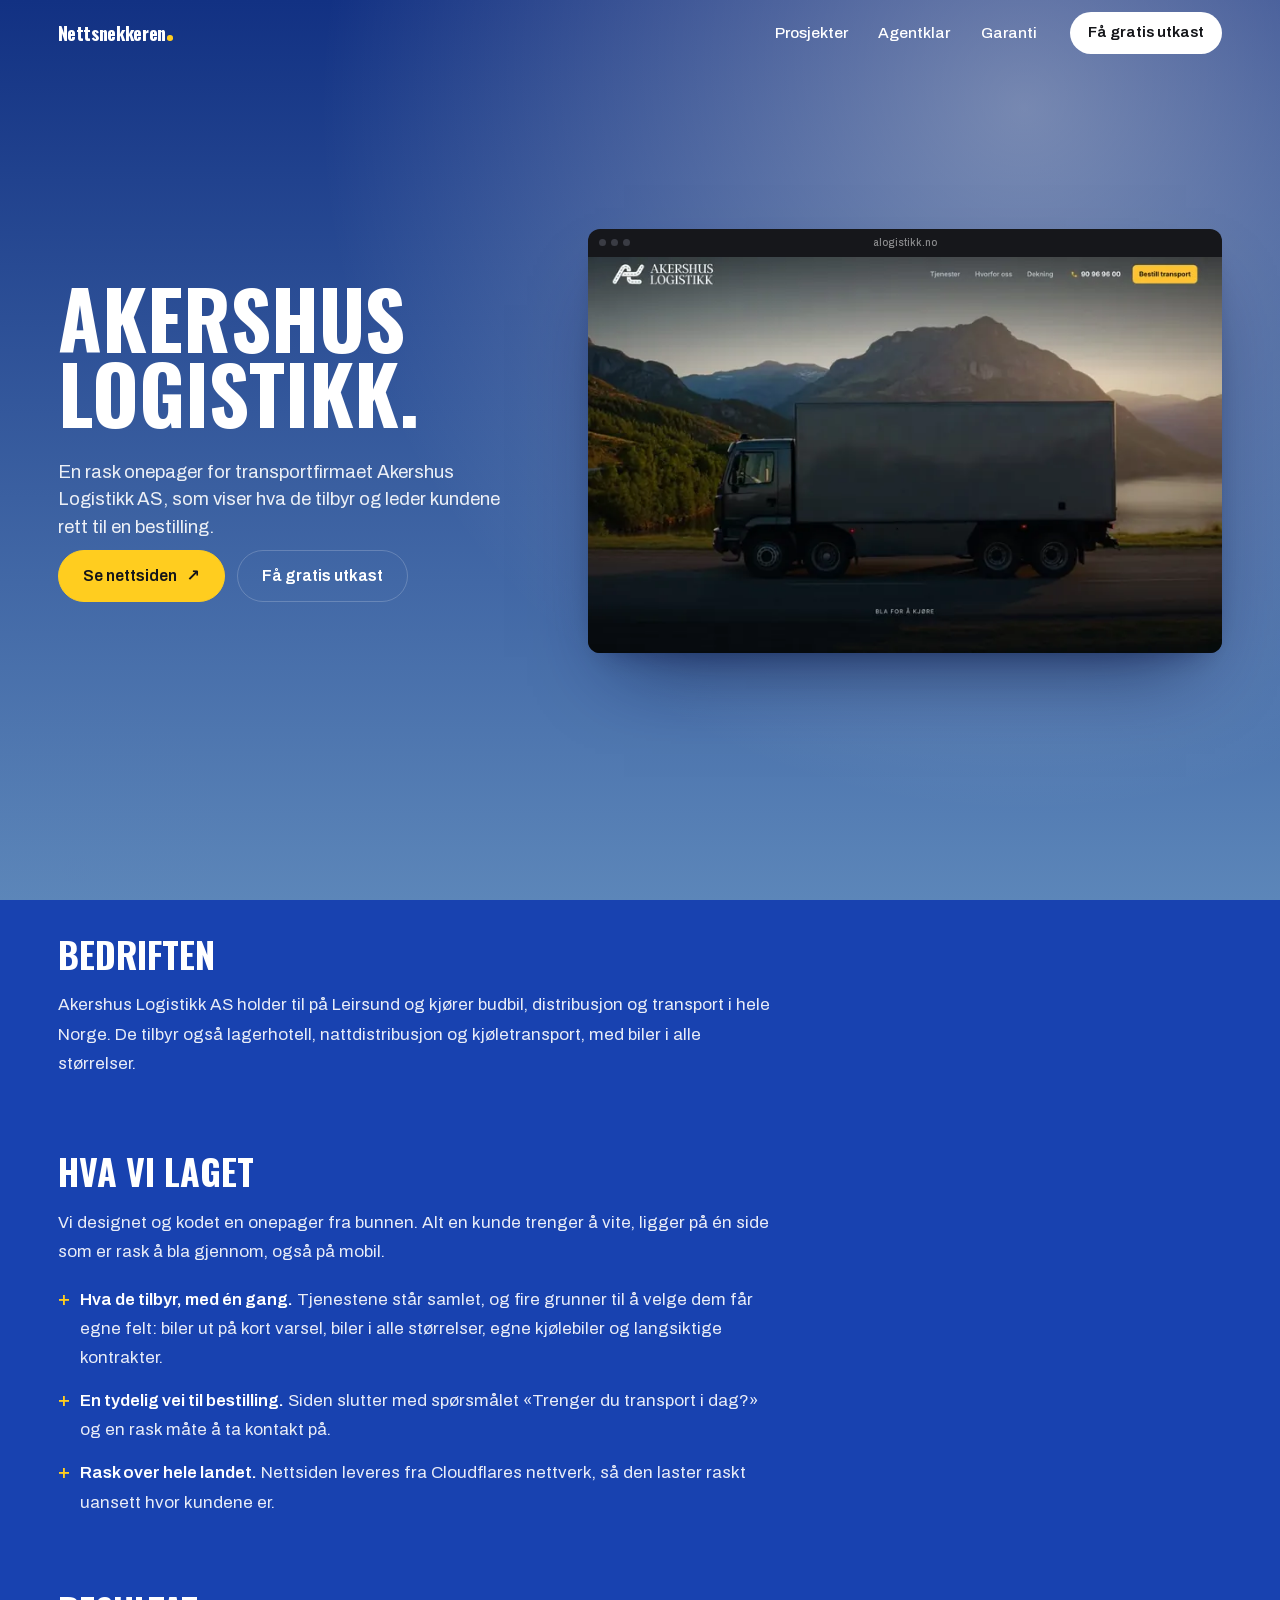
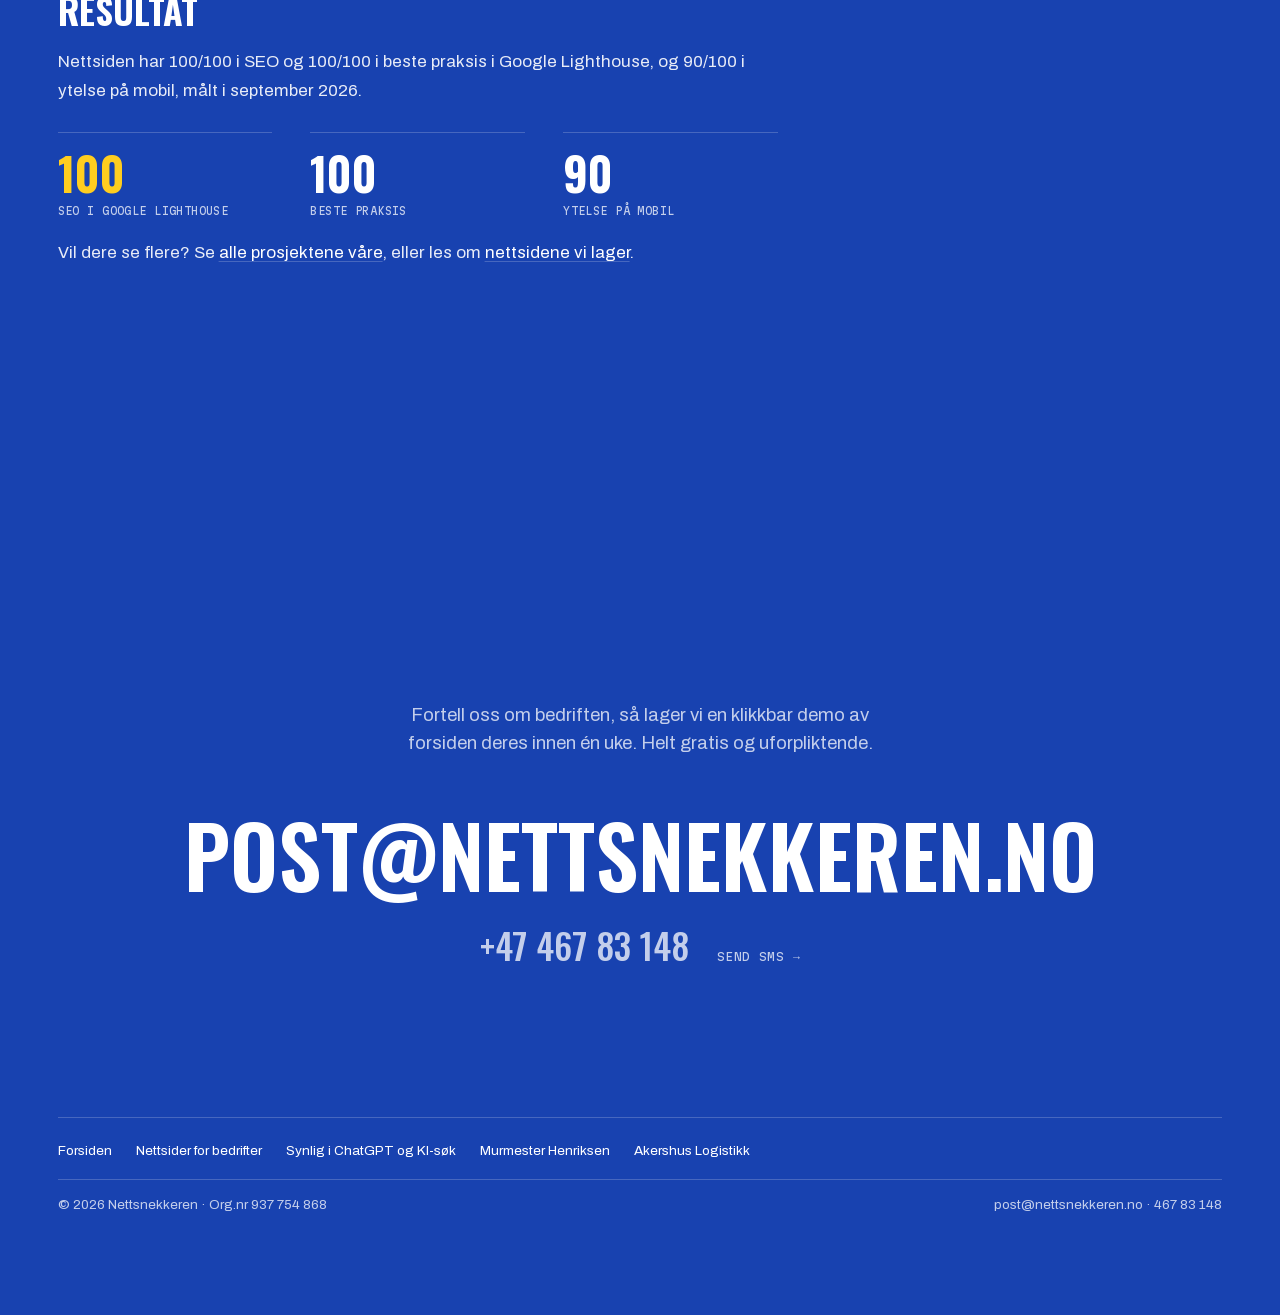
<file: prosjekter/akershus-logistikk.html>
<!DOCTYPE html>
<html lang="no" data-start="high">
<head>
  <meta charset="UTF-8" />
  <meta name="viewport" content="width=device-width, initial-scale=1.0" />
  <title>Akershus Logistikk: nettside for transport — Nettsnekkeren</title>
  <meta name="description" content="Slik laget vi nettsiden til Akershus Logistikk AS: en rask onepager som viser hva de tilbyr og leder rett til en bestilling. 100/100 i SEO i Google Lighthouse." />
  <link rel="canonical" href="https://nettsnekkeren.no/prosjekter/akershus-logistikk" />
  <meta name="theme-color" content="#1842b0" />
  <meta property="og:type" content="website" />
  <meta property="og:locale" content="nb_NO" />
  <meta property="og:site_name" content="Nettsnekkeren" />
  <meta property="og:title" content="Akershus Logistikk: nettside for transport — Nettsnekkeren" />
  <meta property="og:description" content="Slik laget vi nettsiden til Akershus Logistikk AS: en rask onepager som viser hva de tilbyr og leder rett til en bestilling. 100/100 i SEO i Google Lighthouse." />
  <meta property="og:url" content="https://nettsnekkeren.no/prosjekter/akershus-logistikk" />
  <meta property="og:image" content="https://nettsnekkeren.no/assets/portfolio/alogistikk.jpg" />
  <meta name="twitter:card" content="summary_large_image" />

  <script>document.documentElement.classList.add("js");</script>
  <link rel="preload" href="/fonts/oswald-latin.woff2" as="font" type="font/woff2" crossorigin />
  <link rel="preload" href="/fonts/archivo-latin.woff2" as="font" type="font/woff2" crossorigin />
  <link rel="stylesheet" href="/css/style.css?v=22" />
  <link rel="icon" href="/favicon.ico" sizes="any" />
  <link rel="icon" type="image/svg+xml" href="/favicon.svg" />
  <link rel="apple-touch-icon" href="/apple-touch-icon.png" />

  <script type="application/ld+json">
{
  "@context": "https://schema.org",
  "@graph": [
    {
      "@type": "ProfessionalService",
      "@id": "https://nettsnekkeren.no/#bedrift",
      "name": "Nettsnekkeren",
      "url": "https://nettsnekkeren.no/",
      "telephone": "+4746783148",
      "email": "post@nettsnekkeren.no",
      "areaServed": {
        "@type": "Country",
        "name": "Norge"
      },
      "hasMap": "https://maps.google.com/?cid=13886584343586939172",
      "sameAs": [
        "https://maps.google.com/?cid=13886584343586939172"
      ]
    },
    {
      "@type": "WebPage",
      "@id": "https://nettsnekkeren.no/prosjekter/akershus-logistikk",
      "url": "https://nettsnekkeren.no/prosjekter/akershus-logistikk",
      "name": "Akershus Logistikk: nettside for transport — Nettsnekkeren",
      "description": "Slik laget vi nettsiden til Akershus Logistikk AS: en rask onepager som viser hva de tilbyr og leder rett til en bestilling. 100/100 i SEO i Google Lighthouse.",
      "inLanguage": "nb-NO",
      "about": {
        "@type": "Organization",
        "name": "Akershus Logistikk AS",
        "url": "https://alogistikk.no"
      },
      "publisher": {
        "@id": "https://nettsnekkeren.no/#bedrift"
      },
      "primaryImageOfPage": "https://nettsnekkeren.no/assets/portfolio/alogistikk.jpg"
    },
    {
      "@type": "BreadcrumbList",
      "itemListElement": [
        {
          "@type": "ListItem",
          "position": 1,
          "name": "Nettsnekkeren",
          "item": "https://nettsnekkeren.no/"
        },
        {
          "@type": "ListItem",
          "position": 2,
          "name": "Prosjekter",
          "item": "https://nettsnekkeren.no/#prosjekter"
        },
        {
          "@type": "ListItem",
          "position": 3,
          "name": "Akershus Logistikk",
          "item": "https://nettsnekkeren.no/prosjekter/akershus-logistikk"
        }
      ]
    }
  ]
}
  </script>
</head>
<body>
  <canvas id="dots" aria-hidden="true"></canvas>

  <header class="nav" data-theme="dark">
    <a href="/" class="brand" aria-label="Nettsnekkeren, til forsiden">Nettsnekkeren<i></i></a>
    <nav class="nav__links" aria-label="Hovedmeny">
      <a href="/#prosjekter" class="nav__keep">Prosjekter</a>
      <a href="/#agent">Agentklar</a>
      <a href="/#garanti">Garanti</a>
    </nav>
    <a href="#utkast" class="nav__cta">Få gratis utkast</a>
  </header>

  <main>
    <!-- Toppen: over skyene, med nettsiden i et nettleservindu -->
    <section class="sub-hero sub-hero--case scene" data-bg="high" aria-labelledby="page-h">
      <div class="wrap scene__grid">
        <div class="stack">
          <h1 class="sub-hero__title" id="page-h" data-reveal>Akershus Logistikk.</h1>
          <p class="lead" data-reveal="2">En rask onepager for transportfirmaet Akershus Logistikk AS, som viser hva de tilbyr og leder kundene rett til en bestilling.</p>
          <div class="btns" data-reveal="3">
            <a href="https://alogistikk.no" class="btn" target="_blank" rel="noopener">Se nettsiden <i>↗</i></a>
            <a href="#utkast" class="btn btn--line">Få gratis utkast</a>
          </div>
        </div>
        <a class="case-shot" href="https://alogistikk.no" target="_blank" rel="noopener" data-reveal="2">
          <span class="site__bar"><i></i><i></i><i></i><span class="site__url">alogistikk.no</span></span>
          <img src="/assets/portfolio/alogistikk-1280.webp" srcset="/assets/portfolio/alogistikk-720.webp 720w, /assets/portfolio/alogistikk-1280.webp 1280w" sizes="(max-width: 900px) 92vw, 56vw" alt="Forsiden til Akershus Logistikk" width="1280" height="800" fetchpriority="high" decoding="async" />
        </a>
      </div>
    </section>

    <section class="article" data-bg="night" aria-label="Om prosjektet">
      <div class="wrap">
        <div class="prose">
          <h2>Bedriften</h2>
          <p>Akershus Logistikk AS holder til på Leirsund og kjører budbil, distribusjon og transport i hele Norge. De tilbyr også lagerhotell, nattdistribusjon og kjøletransport, med biler i alle størrelser.</p>

          <h2>Hva vi laget</h2>
          <p>Vi designet og kodet en onepager fra bunnen. Alt en kunde trenger å vite, ligger på én side som er rask å bla gjennom, også på mobil.</p>
          <ul>
            <li><strong>Hva de tilbyr, med én gang.</strong> Tjenestene står samlet, og fire grunner til å velge dem får egne felt: biler ut på kort varsel, biler i alle størrelser, egne kjølebiler og langsiktige kontrakter.</li>
            <li><strong>En tydelig vei til bestilling.</strong> Siden slutter med spørsmålet «Trenger du transport i dag?» og en rask måte å ta kontakt på.</li>
            <li><strong>Rask over hele landet.</strong> Nettsiden leveres fra Cloudflares nettverk, så den laster raskt uansett hvor kundene er.</li>
          </ul>

          <h2>Resultat</h2>
          <p>Nettsiden har 100/100 i SEO og 100/100 i beste praksis i Google Lighthouse, og 90/100 i ytelse på mobil, målt i september 2026.</p>
          <div class="facts">
            <div><b class="acc">100</b><span>SEO i Google Lighthouse</span></div>
            <div><b>100</b><span>Beste praksis</span></div>
            <div><b>90</b><span>Ytelse på mobil</span></div>
          </div>
          <p>Vil dere se flere? Se <a href="/#prosjekter">alle prosjektene våre</a>, eller les om <a href="/nettsider">nettsidene vi lager</a>.</p>
        </div>
      </div>
    </section>

    <!-- Gratis utkast: overskriften skrives frem i prikker blant stjernene -->
    <section class="utkast" data-bg="night" id="utkast" aria-labelledby="utkast-h">
      <div class="wrap">
        <h2 class="dotword utkast__dots" id="utkast-h" data-dots="text" data-text="FÅ ET GRATIS UTKAST." data-text-small="FÅ ET GRATIS|UTKAST." data-accent="." data-align="center">Få et gratis utkast.</h2>
        <p class="lead utkast__lead" data-scrub>Fortell oss om bedriften, så lager vi en klikkbar demo av forsiden deres innen én uke. Helt gratis og uforpliktende.</p>
        <a class="mail-big" href="mailto:post@nettsnekkeren.no?subject=Gratis%20utkast" data-reveal>post@nettsnekkeren.no</a>
        <div class="utkast__row" data-reveal="2">
          <a class="phone-big" href="tel:+4746783148">+47 467 83 148</a>
          <a class="utkast__sms" href="sms:+4746783148">Send SMS →</a>
        </div>
      </div>
      <div class="wrap">
        <footer class="footer">
          <nav class="footer__links" aria-label="Mer fra Nettsnekkeren">
            <a href="/">Forsiden</a>
            <a href="/nettsider">Nettsider for bedrifter</a>
            <a href="/synlig-i-chatgpt">Synlig i ChatGPT og KI-søk</a>
            <a href="/prosjekter/murmester-henriksen">Murmester Henriksen</a>
            <a href="/prosjekter/akershus-logistikk">Akershus Logistikk</a>
          </nav>
          <span>© 2026 Nettsnekkeren · Org.nr 937 754 868</span>
          <span><a href="mailto:post@nettsnekkeren.no">post@nettsnekkeren.no</a> · <a href="tel:+4746783148">467 83 148</a></span>
        </footer>
      </div>
    </section>
  </main>

  <script src="/js/dots.js?v=22" defer></script>
  <script src="/js/site.js?v=22" defer></script>
</body>
</html>
</file>
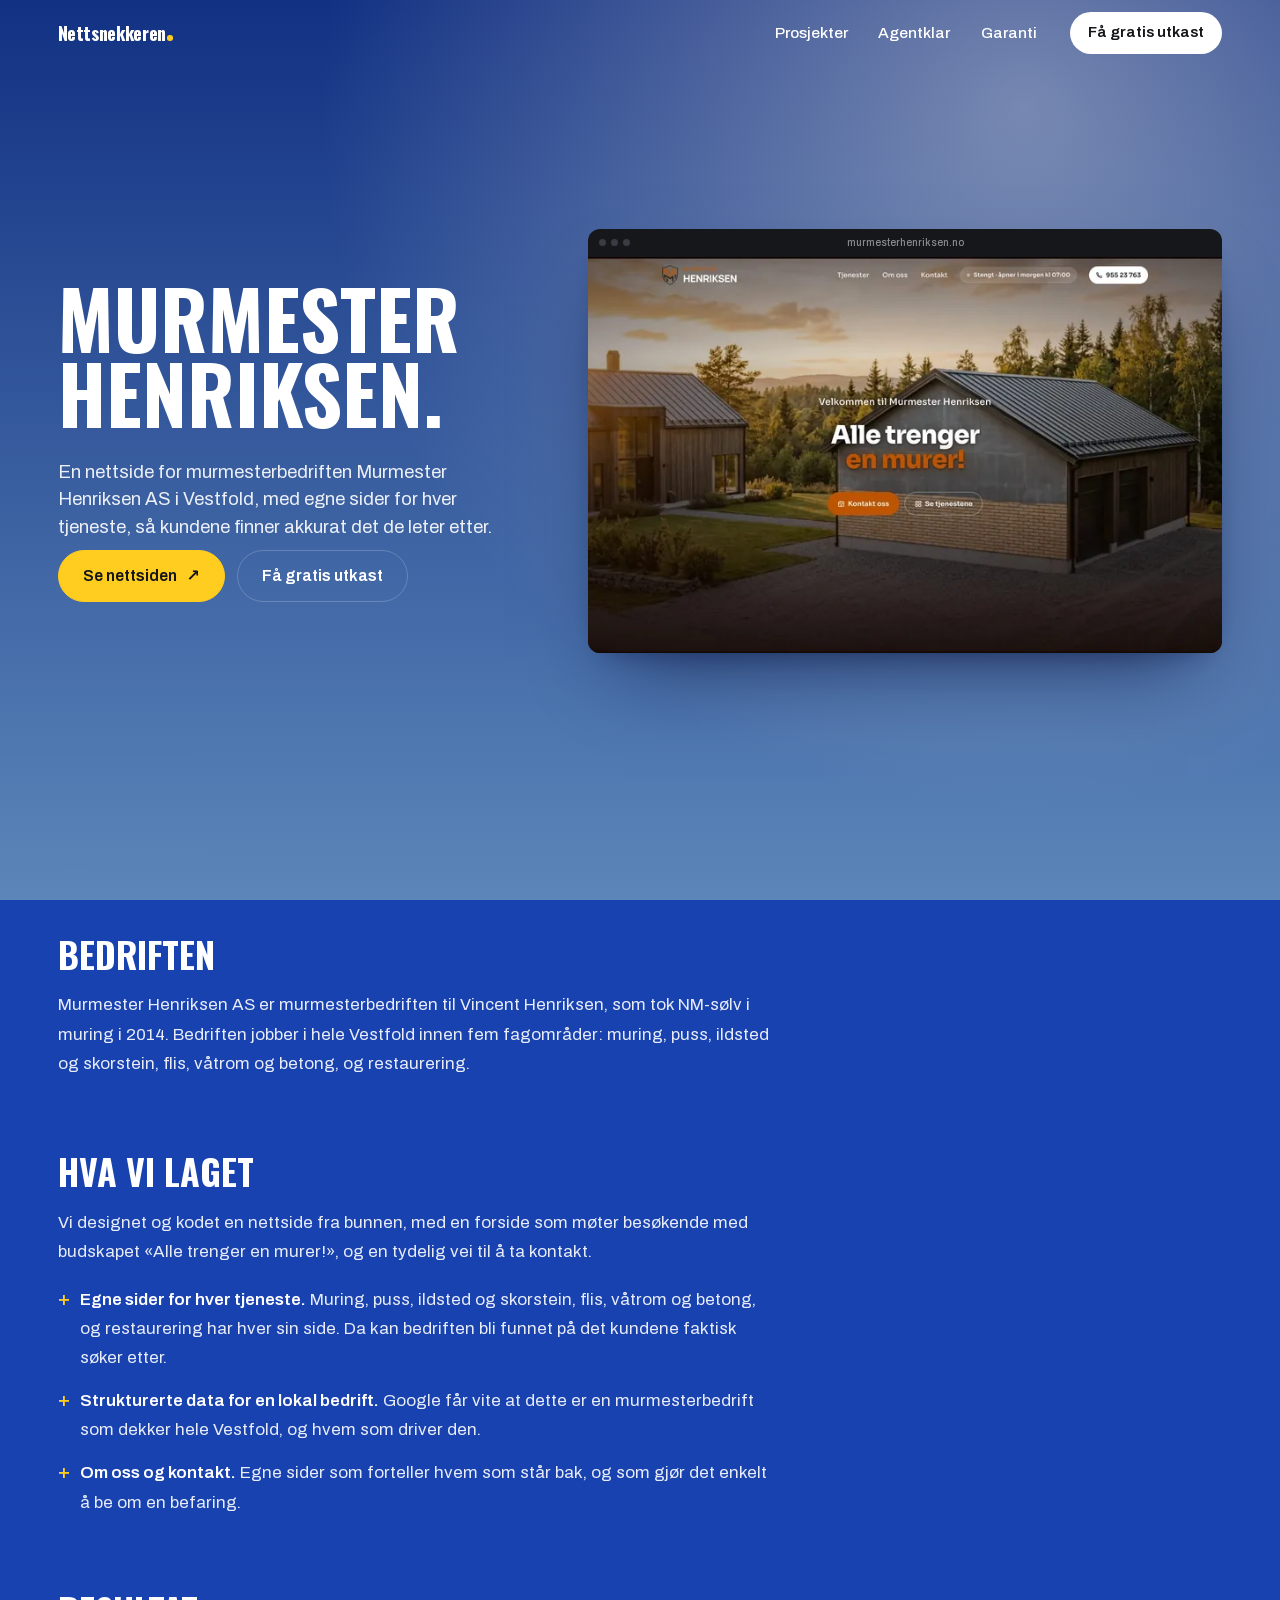
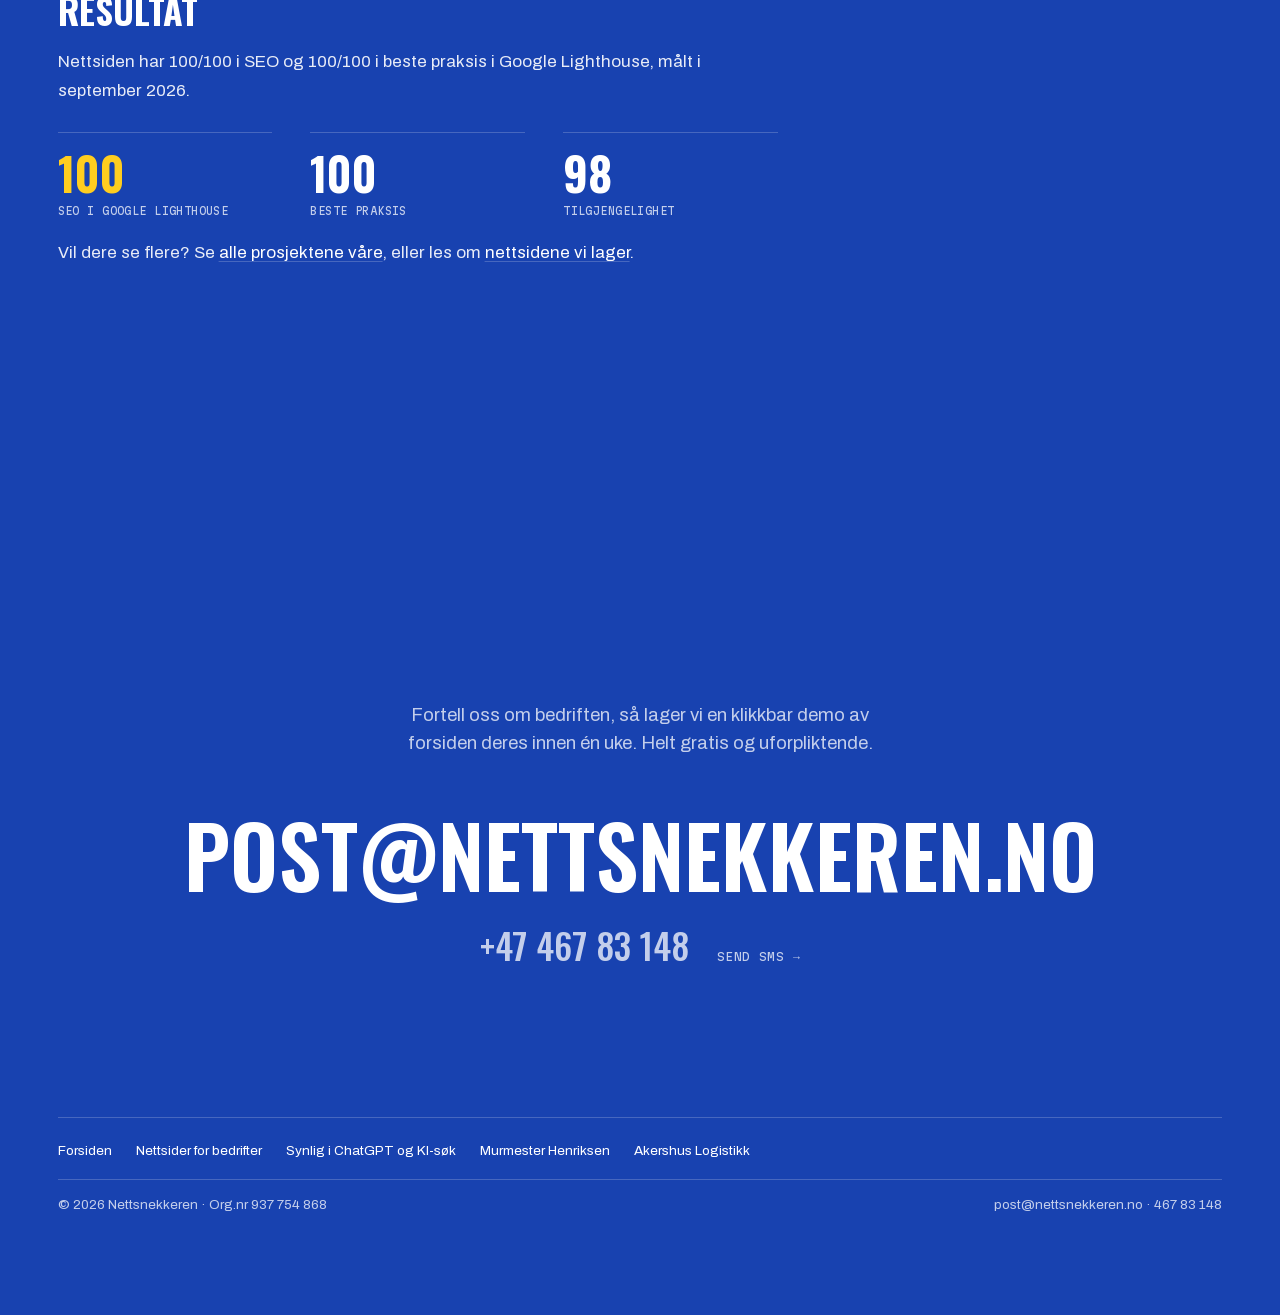
<file: prosjekter/murmester-henriksen.html>
<!DOCTYPE html>
<html lang="no" data-start="high">
<head>
  <meta charset="UTF-8" />
  <meta name="viewport" content="width=device-width, initial-scale=1.0" />
  <title>Murmester Henriksen: nettside for murmester — Nettsnekkeren</title>
  <meta name="description" content="Slik laget vi nettsiden til Murmester Henriksen AS: egne sider for hver tjeneste, strukturerte data for hele Vestfold og 100/100 i SEO i Google Lighthouse." />
  <link rel="canonical" href="https://nettsnekkeren.no/prosjekter/murmester-henriksen" />
  <meta name="theme-color" content="#1842b0" />
  <meta property="og:type" content="website" />
  <meta property="og:locale" content="nb_NO" />
  <meta property="og:site_name" content="Nettsnekkeren" />
  <meta property="og:title" content="Murmester Henriksen: nettside for murmester — Nettsnekkeren" />
  <meta property="og:description" content="Slik laget vi nettsiden til Murmester Henriksen AS: egne sider for hver tjeneste, strukturerte data for hele Vestfold og 100/100 i SEO i Google Lighthouse." />
  <meta property="og:url" content="https://nettsnekkeren.no/prosjekter/murmester-henriksen" />
  <meta property="og:image" content="https://nettsnekkeren.no/assets/portfolio/murmester.jpg" />
  <meta name="twitter:card" content="summary_large_image" />

  <script>document.documentElement.classList.add("js");</script>
  <link rel="preload" href="/fonts/oswald-latin.woff2" as="font" type="font/woff2" crossorigin />
  <link rel="preload" href="/fonts/archivo-latin.woff2" as="font" type="font/woff2" crossorigin />
  <link rel="stylesheet" href="/css/style.css?v=22" />
  <link rel="icon" href="/favicon.ico" sizes="any" />
  <link rel="icon" type="image/svg+xml" href="/favicon.svg" />
  <link rel="apple-touch-icon" href="/apple-touch-icon.png" />

  <script type="application/ld+json">
{
  "@context": "https://schema.org",
  "@graph": [
    {
      "@type": "ProfessionalService",
      "@id": "https://nettsnekkeren.no/#bedrift",
      "name": "Nettsnekkeren",
      "url": "https://nettsnekkeren.no/",
      "telephone": "+4746783148",
      "email": "post@nettsnekkeren.no",
      "areaServed": {
        "@type": "Country",
        "name": "Norge"
      },
      "hasMap": "https://maps.google.com/?cid=13886584343586939172",
      "sameAs": [
        "https://maps.google.com/?cid=13886584343586939172"
      ]
    },
    {
      "@type": "WebPage",
      "@id": "https://nettsnekkeren.no/prosjekter/murmester-henriksen",
      "url": "https://nettsnekkeren.no/prosjekter/murmester-henriksen",
      "name": "Murmester Henriksen: nettside for murmester — Nettsnekkeren",
      "description": "Slik laget vi nettsiden til Murmester Henriksen AS: egne sider for hver tjeneste, strukturerte data for hele Vestfold og 100/100 i SEO i Google Lighthouse.",
      "inLanguage": "nb-NO",
      "about": {
        "@type": "Organization",
        "name": "Murmester Henriksen AS",
        "url": "https://murmesterhenriksen.no"
      },
      "publisher": {
        "@id": "https://nettsnekkeren.no/#bedrift"
      },
      "primaryImageOfPage": "https://nettsnekkeren.no/assets/portfolio/murmester.jpg"
    },
    {
      "@type": "BreadcrumbList",
      "itemListElement": [
        {
          "@type": "ListItem",
          "position": 1,
          "name": "Nettsnekkeren",
          "item": "https://nettsnekkeren.no/"
        },
        {
          "@type": "ListItem",
          "position": 2,
          "name": "Prosjekter",
          "item": "https://nettsnekkeren.no/#prosjekter"
        },
        {
          "@type": "ListItem",
          "position": 3,
          "name": "Murmester Henriksen",
          "item": "https://nettsnekkeren.no/prosjekter/murmester-henriksen"
        }
      ]
    }
  ]
}
  </script>
</head>
<body>
  <canvas id="dots" aria-hidden="true"></canvas>

  <header class="nav" data-theme="dark">
    <a href="/" class="brand" aria-label="Nettsnekkeren, til forsiden">Nettsnekkeren<i></i></a>
    <nav class="nav__links" aria-label="Hovedmeny">
      <a href="/#prosjekter" class="nav__keep">Prosjekter</a>
      <a href="/#agent">Agentklar</a>
      <a href="/#garanti">Garanti</a>
    </nav>
    <a href="#utkast" class="nav__cta">Få gratis utkast</a>
  </header>

  <main>
    <!-- Toppen: over skyene, med nettsiden i et nettleservindu -->
    <section class="sub-hero sub-hero--case scene" data-bg="high" aria-labelledby="page-h">
      <div class="wrap scene__grid">
        <div class="stack">
          <h1 class="sub-hero__title" id="page-h" data-reveal>Murmester Henriksen.</h1>
          <p class="lead" data-reveal="2">En nettside for murmesterbedriften Murmester Henriksen AS i Vestfold, med egne sider for hver tjeneste, så kundene finner akkurat det de leter etter.</p>
          <div class="btns" data-reveal="3">
            <a href="https://murmesterhenriksen.no" class="btn" target="_blank" rel="noopener">Se nettsiden <i>↗</i></a>
            <a href="#utkast" class="btn btn--line">Få gratis utkast</a>
          </div>
        </div>
        <a class="case-shot" href="https://murmesterhenriksen.no" target="_blank" rel="noopener" data-reveal="2">
          <span class="site__bar"><i></i><i></i><i></i><span class="site__url">murmesterhenriksen.no</span></span>
          <img src="/assets/portfolio/murmester-1280.webp" srcset="/assets/portfolio/murmester-720.webp 720w, /assets/portfolio/murmester-1280.webp 1280w" sizes="(max-width: 900px) 92vw, 56vw" alt="Forsiden til Murmester Henriksen" width="1280" height="800" fetchpriority="high" decoding="async" />
        </a>
      </div>
    </section>

    <section class="article" data-bg="night" aria-label="Om prosjektet">
      <div class="wrap">
        <div class="prose">
          <h2>Bedriften</h2>
          <p>Murmester Henriksen AS er murmesterbedriften til Vincent Henriksen, som tok NM-sølv i muring i 2014. Bedriften jobber i hele Vestfold innen fem fagområder: muring, puss, ildsted og skorstein, flis, våtrom og betong, og restaurering.</p>

          <h2>Hva vi laget</h2>
          <p>Vi designet og kodet en nettside fra bunnen, med en forside som møter besøkende med budskapet «Alle trenger en murer!», og en tydelig vei til å ta kontakt.</p>
          <ul>
            <li><strong>Egne sider for hver tjeneste.</strong> Muring, puss, ildsted og skorstein, flis, våtrom og betong, og restaurering har hver sin side. Da kan bedriften bli funnet på det kundene faktisk søker etter.</li>
            <li><strong>Strukturerte data for en lokal bedrift.</strong> Google får vite at dette er en murmesterbedrift som dekker hele Vestfold, og hvem som driver den.</li>
            <li><strong>Om oss og kontakt.</strong> Egne sider som forteller hvem som står bak, og som gjør det enkelt å be om en befaring.</li>
          </ul>

          <h2>Resultat</h2>
          <p>Nettsiden har 100/100 i SEO og 100/100 i beste praksis i Google Lighthouse, målt i september 2026.</p>
          <div class="facts">
            <div><b class="acc">100</b><span>SEO i Google Lighthouse</span></div>
            <div><b>100</b><span>Beste praksis</span></div>
            <div><b>98</b><span>Tilgjengelighet</span></div>
          </div>
          <p>Vil dere se flere? Se <a href="/#prosjekter">alle prosjektene våre</a>, eller les om <a href="/nettsider">nettsidene vi lager</a>.</p>
        </div>
      </div>
    </section>

    <!-- Gratis utkast: overskriften skrives frem i prikker blant stjernene -->
    <section class="utkast" data-bg="night" id="utkast" aria-labelledby="utkast-h">
      <div class="wrap">
        <h2 class="dotword utkast__dots" id="utkast-h" data-dots="text" data-text="FÅ ET GRATIS UTKAST." data-text-small="FÅ ET GRATIS|UTKAST." data-accent="." data-align="center">Få et gratis utkast.</h2>
        <p class="lead utkast__lead" data-scrub>Fortell oss om bedriften, så lager vi en klikkbar demo av forsiden deres innen én uke. Helt gratis og uforpliktende.</p>
        <a class="mail-big" href="mailto:post@nettsnekkeren.no?subject=Gratis%20utkast" data-reveal>post@nettsnekkeren.no</a>
        <div class="utkast__row" data-reveal="2">
          <a class="phone-big" href="tel:+4746783148">+47 467 83 148</a>
          <a class="utkast__sms" href="sms:+4746783148">Send SMS →</a>
        </div>
      </div>
      <div class="wrap">
        <footer class="footer">
          <nav class="footer__links" aria-label="Mer fra Nettsnekkeren">
            <a href="/">Forsiden</a>
            <a href="/nettsider">Nettsider for bedrifter</a>
            <a href="/synlig-i-chatgpt">Synlig i ChatGPT og KI-søk</a>
            <a href="/prosjekter/murmester-henriksen">Murmester Henriksen</a>
            <a href="/prosjekter/akershus-logistikk">Akershus Logistikk</a>
          </nav>
          <span>© 2026 Nettsnekkeren · Org.nr 937 754 868</span>
          <span><a href="mailto:post@nettsnekkeren.no">post@nettsnekkeren.no</a> · <a href="tel:+4746783148">467 83 148</a></span>
        </footer>
      </div>
    </section>
  </main>

  <script src="/js/dots.js?v=22" defer></script>
  <script src="/js/site.js?v=22" defer></script>
</body>
</html>
</file>
<file: css/style.css>
/* ============================================================
   Nettsnekkeren
   Én oppstigning: morgenhimmel med skog → blått → natt og verdensrom.
   Himmelen, landskapet og prikkene males av js/dots.js; seksjonenes
   farger her er bare reserve når skriptet ikke kjører.
   Oswald (overskrifter) + Archivo (tekst) + Martian Mono (etiketter), selvhostet.
   ============================================================ */
@font-face { font-family: "Archivo"; font-style: normal; font-weight: 400 700; font-display: swap; src: url("../fonts/archivo-latin-ext.woff2") format("woff2"); unicode-range: U+0100-02BA, U+02BD-02C5, U+02C7-02CC, U+02CE-02D7, U+02DD-02FF, U+0304, U+0308, U+0329, U+1D00-1DBF, U+1E00-1E9F, U+1EF2-1EFF, U+2020, U+20A0-20AB, U+20AD-20C0, U+2113, U+2C60-2C7F, U+A720-A7FF; }
@font-face { font-family: "Archivo"; font-style: normal; font-weight: 400 700; font-display: swap; src: url("../fonts/archivo-latin.woff2") format("woff2"); unicode-range: U+0000-00FF, U+0131, U+0152-0153, U+02BB-02BC, U+02C6, U+02DA, U+02DC, U+0304, U+0308, U+0329, U+2000-206F, U+20AC, U+2122, U+2191, U+2193, U+2212, U+2215, U+FEFF, U+FFFD; }
@font-face { font-family: "Martian Mono"; font-style: normal; font-weight: 400 500; font-display: swap; src: url("../fonts/martian-mono-latin-ext.woff2") format("woff2"); unicode-range: U+0100-02BA, U+02BD-02C5, U+02C7-02CC, U+02CE-02D7, U+02DD-02FF, U+0304, U+0308, U+0329, U+1D00-1DBF, U+1E00-1E9F, U+1EF2-1EFF, U+2020, U+20A0-20AB, U+20AD-20C0, U+2113, U+2C60-2C7F, U+A720-A7FF; }
@font-face { font-family: "Martian Mono"; font-style: normal; font-weight: 400 500; font-display: swap; src: url("../fonts/martian-mono-latin.woff2") format("woff2"); unicode-range: U+0000-00FF, U+0131, U+0152-0153, U+02BB-02BC, U+02C6, U+02DA, U+02DC, U+0304, U+0308, U+0329, U+2000-206F, U+20AC, U+2122, U+2191, U+2193, U+2212, U+2215, U+FEFF, U+FFFD; }
@font-face { font-family: "Oswald"; font-style: normal; font-weight: 500 700; font-display: swap; src: url("../fonts/oswald-latin-ext.woff2") format("woff2"); unicode-range: U+0100-02BA, U+02BD-02C5, U+02C7-02CC, U+02CE-02D7, U+02DD-02FF, U+0304, U+0308, U+0329, U+1D00-1DBF, U+1E00-1E9F, U+1EF2-1EFF, U+2020, U+20A0-20AB, U+20AD-20C0, U+2113, U+2C60-2C7F, U+A720-A7FF; }
@font-face { font-family: "Oswald"; font-style: normal; font-weight: 500 700; font-display: swap; src: url("../fonts/oswald-latin.woff2") format("woff2"); unicode-range: U+0000-00FF, U+0131, U+0152-0153, U+02BB-02BC, U+02C6, U+02DA, U+02DC, U+0304, U+0308, U+0329, U+2000-206F, U+20AC, U+2122, U+2191, U+2193, U+2212, U+2215, U+FEFF, U+FFFD; }

:root {
  --paper: #f3f3ef;
  --sky: #eef2f4;
  --ink: #141519;
  --blueprint: #1f3be8;
  --yellow: #ffcd1f;
  --night: #09090b;

  --display: "Oswald", "Arial Narrow", system-ui, sans-serif;
  --body: "Archivo", system-ui, sans-serif;
  --mono: "Martian Mono", ui-monospace, "SF Mono", Menlo, monospace;

  --pad: clamp(16px, 4.5vw, 64px);
  --max: 1320px;
  --ease: cubic-bezier(0.2, 0.8, 0.2, 1);
}

*, *::before, *::after { box-sizing: border-box; }
* { margin: 0; padding: 0; }
html { background: var(--sky); -webkit-text-size-adjust: 100%; scroll-behavior: smooth; }
html[data-start="night"] { background: #04060e; }   /* undersider som starter i rommet eller over skyene */
html[data-start="high"] { background: #1842b0; }
body {
  font-family: var(--body); font-size: 1.0625rem; line-height: 1.55; color: var(--ink);
  overflow-x: clip; -webkit-font-smoothing: antialiased; text-rendering: optimizeLegibility;
}
img { display: block; max-width: 100%; height: auto; }
a { color: inherit; text-decoration: none; }
ul, ol { list-style: none; }
::selection { background: var(--yellow); color: var(--ink); }
:focus-visible { outline: 2px solid var(--accent, var(--blueprint)); outline-offset: 3px; border-radius: 4px; }
@media (prefers-reduced-motion: reduce) { html { scroll-behavior: auto; } }

.wrap { width: 100%; max-width: var(--max); margin: 0 auto; padding: 0 var(--pad); }

#dots { position: fixed; top: 0; left: 0; width: 100%; height: 100vh; height: 100lvh; z-index: -1; pointer-events: none; }

/* ---------- farger: seksjonene som reserve, himmelens tema når prikkene går ---------- */
[data-bg="sky"], [data-bg="paper"] {
  --fg: var(--ink); --fg-2: rgba(20, 21, 25, 0.68); --fg-body: rgba(20, 21, 25, 0.84); --line: rgba(20, 21, 25, 0.16);
  --accent: var(--blueprint); --btn-bg: var(--ink); --btn-fg: #fff;
  background: var(--sky);
}
[data-bg="high"] {
  --fg: #fff; --fg-2: rgba(255, 255, 255, 0.82); --fg-body: rgba(255, 255, 255, 0.92); --line: rgba(255, 255, 255, 0.3);
  --accent: var(--yellow); --btn-bg: var(--yellow); --btn-fg: var(--ink);
  background: #3f7ad6;
}
[data-bg="blue"] {
  --fg: #fff; --fg-2: rgba(255, 255, 255, 0.8); --fg-body: rgba(255, 255, 255, 0.92); --line: rgba(255, 255, 255, 0.3);
  --accent: var(--yellow); --btn-bg: var(--yellow); --btn-fg: var(--ink);
  background: var(--blueprint);
}
[data-bg="night"] {
  --fg: #fff; --fg-2: rgba(255, 255, 255, 0.66); --fg-body: rgba(255, 255, 255, 0.88); --line: rgba(255, 255, 255, 0.16);
  --accent: var(--yellow); --btn-bg: var(--yellow); --btn-fg: var(--ink);
  background: var(--night);
}
section[data-bg] { color: var(--fg); position: relative; }
.dots-on section[data-bg] { background: transparent; transition: color 0.5s; }
.dots-on[data-theme="light"] section[data-bg] {
  --fg: var(--ink); --fg-2: rgba(20, 21, 25, 0.68); --fg-body: rgba(20, 21, 25, 0.84); --line: rgba(20, 21, 25, 0.16);
  --accent: var(--blueprint); --btn-bg: var(--ink); --btn-fg: #fff;
}
.dots-on[data-theme="dark"] section[data-bg] {
  --fg: #fff; --fg-2: rgba(255, 255, 255, 0.74); --fg-body: rgba(255, 255, 255, 0.9); --line: rgba(255, 255, 255, 0.2);
  --accent: var(--yellow); --btn-bg: var(--yellow); --btn-fg: var(--ink);
}
.dots-on .lead, .dots-on .label, .dots-on .case__what, .dots-on .btn { transition: color 0.5s, background-color 0.5s, border-color 0.5s, transform 0.3s var(--ease); }

/* ---------- typografi ---------- */
.h2 { font-family: var(--display); font-weight: 700; text-transform: uppercase; letter-spacing: 0; line-height: 0.95; font-size: clamp(2.6rem, 5.4vw, 5.2rem); text-wrap: balance; }
.lead { font-size: clamp(1.08rem, 1.45vw, 1.3rem); line-height: 1.5; color: var(--fg-2); max-width: 40ch; text-wrap: pretty; }
.label {
  display: inline-flex; align-items: center; gap: 10px; font-family: var(--mono); font-size: 0.72rem; font-weight: 500;
  letter-spacing: 0.04em; text-transform: uppercase; color: var(--fg-2);
}
.label::before { content: ""; width: 8px; height: 8px; background: var(--accent); flex: none; }
.stack > * + * { margin-top: clamp(18px, 2.4vw, 28px); }

/* ---------- knapper ---------- */
.btns { display: flex; flex-wrap: wrap; gap: 12px; }
.btn {
  display: inline-flex; align-items: center; gap: 10px; min-height: 52px; padding: 0 24px; border-radius: 999px;
  font-weight: 600; font-size: 1rem; white-space: nowrap;
  border: 1.5px solid var(--btn-bg); background: var(--btn-bg); color: var(--btn-fg);
}
.btn:hover { transform: translateY(-2px); }
.btn i { font-style: normal; transition: transform 0.3s var(--ease); }
.btn:hover i { transform: translateX(3px); }
.btn--line { background: transparent; color: var(--fg); border-color: var(--line); }
.btn--line:hover { border-color: var(--fg); }

/* ---------- meny ---------- */
.nav {
  --nav-fg: var(--ink); --nav-inv: #fff; --nav-accent: var(--blueprint);
  position: fixed; top: 0; left: 0; right: 0; z-index: 50;
  display: flex; align-items: center; gap: clamp(14px, 2.6vw, 36px);
  padding: 12px max(var(--pad), calc((100% - var(--max)) / 2 + var(--pad)));
  color: var(--nav-fg); transition: color 0.4s, background-color 0.4s;
}
.nav[data-theme="dark"] { --nav-fg: #fff; --nav-inv: var(--ink); --nav-accent: var(--yellow); }
.nav.is-scrolled { background: color-mix(in srgb, var(--nav-bg, var(--sky)) 80%, transparent); -webkit-backdrop-filter: blur(12px); backdrop-filter: blur(12px); }
.brand { display: inline-flex; align-items: baseline; font-family: var(--display); font-weight: 800; font-stretch: 118%; font-size: 1.14rem; letter-spacing: -0.02em; }
.brand i { width: 0.3em; height: 0.3em; border-radius: 50%; background: var(--nav-accent); margin-left: 0.08em; transition: background-color 0.4s; }
.nav__links { display: flex; gap: clamp(18px, 2.4vw, 32px); margin-left: auto; }
.nav__links a { font-weight: 500; font-size: 0.97rem; padding: 6px 0; position: relative; }
.nav__links a::after { content: ""; position: absolute; left: 0; right: 0; bottom: 0; height: 1.5px; background: currentColor; transform: scaleX(0); transform-origin: left; transition: transform 0.3s var(--ease); }
.nav__links a:hover::after, .nav__links a[aria-current]::after { transform: scaleX(1); }
.nav__cta { display: inline-flex; align-items: center; min-height: 42px; padding: 0 18px; border-radius: 999px; background: var(--nav-fg); color: var(--nav-inv); font-weight: 600; font-size: 0.95rem; white-space: nowrap; transition: background-color 0.4s, color 0.4s; }

/* ---------- prikktekst ---------- */
.dotword { display: flex; align-items: center; width: 100%; font-family: var(--display); font-weight: 900; line-height: 0.92; letter-spacing: -0.01em; color: var(--fg); overflow: hidden; user-select: none; }
.js .dotword { color: transparent; }
.dots-off .dotword { color: var(--fg); }

/* ---------- hero: himmelen, med skogen som ramme nederst ---------- */
.hero { min-height: 100vh; min-height: 100svh; padding: clamp(112px, 15vh, 150px) 0 32vh; }
.hero__title {
  display: flex; flex-direction: column; margin-top: clamp(14px, 2.2vh, 24px);
  font-family: var(--display); font-weight: 700; text-transform: uppercase; letter-spacing: 0.005em;
  font-size: clamp(3.3rem, 8.8vw, 8.4rem); line-height: 0.9;
}
.hero__title .outline { color: transparent; -webkit-text-stroke: 1.5px var(--fg); }
.js .hero__title > span { animation: lineIn 1.2s var(--ease) both; }
.js .hero__title > span:nth-child(2) { animation-delay: 0.08s; }
.js .hero__title > span:nth-child(3) { animation-delay: 0.16s; }
@keyframes lineIn { from { transform: translateY(0.28em); } to { transform: none; } }
.hero__row { display: flex; flex-wrap: wrap; justify-content: space-between; align-items: flex-end; gap: 22px 48px; margin-top: clamp(22px, 3.4vh, 36px); }
.hero__row .lead { max-width: 46ch; }
.hero > .wrap { will-change: opacity, transform; }

/* ---------- prosjektene: alle fire samtidig over skyene, før de løses opp i stjernestøv ---------- */
.work { padding: clamp(110px, 16vh, 170px) 0 clamp(110px, 18vh, 190px); }
.work__grid {
  display: grid; grid-template-columns: minmax(0, 4fr) minmax(0, 8fr); grid-template-areas: "copy list" ". rev"; column-gap: clamp(32px, 5vw, 88px);
  align-items: center;
}
.work__copy { grid-area: copy; }
.work__list { grid-area: list; }
.work__h { font-size: clamp(2.2rem, 3.6vw, 3.5rem); }
.work__copy .lead { max-width: 30ch; }
.work__list {
  display: grid; grid-template-columns: repeat(2, minmax(0, 1fr)); gap: clamp(22px, 3.2vh, 36px) clamp(16px, 2vw, 28px); perspective: 1400px;
  width: min(100%, calc((100vh - 200px) * 1.32)); justify-self: end;   /* rutenettet får alltid plass i høyden */
}
.work__item { transform-origin: 50% 100%; will-change: transform, opacity; }
.work__link { display: block; }
.site {
  position: relative; display: flex; flex-direction: column; border-radius: 10px; overflow: hidden; background: #16171b;
  box-shadow: 0 34px 60px -30px rgba(4, 16, 60, 0.7), 0 10px 24px -16px rgba(4, 16, 60, 0.5);
  transition: transform 0.6s var(--ease), box-shadow 0.6s var(--ease);
}
.work__link:hover .site, .work__link:focus-visible .site { transform: translateY(-6px); box-shadow: 0 46px 70px -30px rgba(4, 16, 60, 0.8), 0 12px 26px -16px rgba(4, 16, 60, 0.5); }
.site__bar { position: relative; display: flex; align-items: center; gap: 5px; height: 24px; padding: 0 11px; flex: none; }
.site__bar i { width: 7px; height: 7px; border-radius: 50%; background: #3a3c44; }
.site__url {
  position: absolute; left: 50%; top: 50%; transform: translate(-50%, -50%);
  font-family: var(--body); font-weight: 500; font-size: 10px; line-height: 1; color: rgba(255, 255, 255, 0.5); white-space: nowrap;
}
.site img { width: 100%; aspect-ratio: 16 / 10; object-fit: cover; object-position: top center; }
.work__meta { display: flex; justify-content: space-between; align-items: baseline; gap: 4px 12px; padding-top: 12px; }
.work__name { font-family: var(--display); font-weight: 600; text-transform: uppercase; font-size: clamp(0.98rem, 1.25vw, 1.18rem); line-height: 1.15; letter-spacing: 0.01em; }
.work__go { display: inline-block; color: var(--accent); opacity: 0; transform: translate(-4px, 2px); transition: opacity 0.4s, transform 0.4s var(--ease); }
.work__link:hover .work__go, .work__link:focus-visible .work__go { opacity: 1; transform: none; }
.work__type { font-family: var(--mono); font-size: 0.6rem; text-transform: uppercase; letter-spacing: 0.04em; color: var(--fg-2); white-space: nowrap; }
.work__link:focus-visible { outline: none; }

/* anmeldelsene fra Google kommer frem der nettsidene var, når de er blitt stjernestøv */
.work__reviews {                                         /* scroller opp og overtar plassen der nettsidene var */
  grid-area: rev; justify-self: end; width: min(100%, calc((100vh - 200px) * 1.32));
  display: grid; grid-template-columns: repeat(2, minmax(0, 1fr)); gap: 16px clamp(16px, 2vw, 28px); align-items: start;
  margin-top: clamp(90px, 16vh, 170px);
}
.work__reviews .gr__head { grid-column: 1 / -1; }
.gr__head {
  display: inline-flex; flex-wrap: wrap; align-items: center; gap: 6px 10px; justify-self: start; margin-bottom: 6px;
  color: var(--fg); font-size: 0.95rem; font-weight: 600;
}
.gr__head .gr__src { font-family: var(--mono); font-weight: 400; font-size: 0.66rem; text-transform: uppercase; letter-spacing: 0.04em; color: var(--fg-2); border-bottom: 1px solid var(--line); padding-bottom: 2px; transition: color 0.3s, border-color 0.3s; }
.gr__head:hover .gr__src { color: var(--fg); border-color: var(--fg); }
.gr__g { width: 20px; height: 20px; flex: none; }
.gr__head .gr__g { width: 22px; height: 22px; padding: 3px; background: #fff; border-radius: 50%; box-sizing: content-box; }
.gr__stars { color: #fbbc04; letter-spacing: 0.08em; font-size: 0.95rem; line-height: 1; }
.gr {                                                     /* som et anmeldelseskort hos Google */
  background: #fff; color: #202124; border-radius: 14px; padding: 16px 18px 18px;
  box-shadow: 0 26px 50px -26px rgba(4, 16, 60, 0.6), 0 8px 18px -12px rgba(4, 16, 60, 0.35);
}
.gr__top { display: flex; align-items: center; gap: 12px; margin-bottom: 10px; }
.gr__av { display: grid; place-items: center; width: 36px; height: 36px; border-radius: 50%; background: var(--av); color: #fff; font-weight: 600; font-size: 1rem; flex: none; }
.gr__who { display: flex; flex-direction: column; line-height: 1.25; margin-right: auto; }
.gr__who b { font-weight: 600; font-size: 0.95rem; }
.gr__who small { color: #5f6368; font-size: 0.8rem; }
.gr blockquote p { margin-top: 10px; font-size: 0.98rem; line-height: 1.5; color: #202124; }
.work__link:focus-visible .site { outline: 2px solid #fff; outline-offset: 4px; }

/* ---------- scener med prikkfigurer ---------- */
.scene { min-height: 125vh; display: flex; align-items: center; padding: 16vh 0; }
.scene__grid { display: grid; grid-template-columns: repeat(2, minmax(0, 1fr)); gap: clamp(28px, 6vw, 96px); align-items: center; }
.scene--flip .figure { order: -1; }
.scene--launch { min-height: 160vh; }
.figure { width: 100%; aspect-ratio: 4 / 3; }
.figure--tall { aspect-ratio: 1 / 1; max-height: 78vh; }
.scene .lead { max-width: 42ch; }
.specs { display: flex; flex-wrap: wrap; gap: 8px 22px; font-family: var(--mono); font-size: 0.72rem; text-transform: uppercase; letter-spacing: 0.03em; color: var(--fg-2); }
.specs li::before { content: "+ "; color: var(--accent); }

/* ---------- vanlige blokker ---------- */
.block { padding: clamp(100px, 16vh, 180px) 0; }
.block__head { display: flex; flex-wrap: wrap; align-items: end; justify-content: space-between; gap: 24px; margin-bottom: clamp(36px, 5vw, 64px); }
.block__head .lead { max-width: 42ch; }

/* teknologien, med galaksen av stjernestøv i bakgrunnen */
.block--galaxy { min-height: 150vh; display: flex; align-items: center; }
.block__sky { position: absolute; inset: 0; pointer-events: none; }
.tech { display: grid; grid-template-columns: repeat(3, minmax(0, 1fr)); gap: 0 clamp(20px, 3vw, 48px); }
.tech li { border-top: 1px solid var(--line); padding-top: 24px; }
.tech b { display: block; font-family: var(--display); font-weight: 700; text-transform: uppercase; font-size: clamp(2.4rem, 4.4vw, 4.2rem); line-height: 1; margin-bottom: 16px; }
.tech li:nth-child(2) b { color: var(--accent); }
.tech p { color: var(--fg-2); max-width: 36ch; }
.tech small { display: inline-block; margin-top: 14px; padding: 4px 10px; border: 1px solid var(--line); border-radius: 999px; font-family: var(--mono); font-size: 0.64rem; text-transform: uppercase; letter-spacing: 0.04em; color: var(--fg-2); }

/* gratis utkast: den store e-postadressen fra originalsiden */
.utkast { padding: clamp(130px, 22vh, 240px) 0 clamp(40px, 8vh, 90px); text-align: center; }
.utkast .label { justify-content: center; }
.utkast__dots { justify-content: center; height: min(17vh, 10.5vw); font-size: min(8.2vw, 124px); }
.utkast .footer { margin-top: clamp(90px, 16vh, 170px); }
.utkast__lead { margin: clamp(22px, 3.4vh, 36px) auto 0; max-width: 46ch; }
.mail-big {
  display: inline-block; margin-top: clamp(36px, 6vh, 64px); font-family: var(--display); font-weight: 600; text-transform: uppercase;
  font-size: clamp(1.9rem, 6.6vw, 6.4rem); line-height: 1; color: var(--fg); overflow-wrap: anywhere;
  transition: color 0.3s, letter-spacing 0.4s var(--ease);
}
.mail-big:hover, .mail-big:focus-visible { color: #4a8bff; letter-spacing: 0.01em; }
.utkast__row { display: flex; flex-wrap: wrap; justify-content: center; align-items: baseline; gap: 10px 28px; margin-top: 18px; }
.phone-big { font-family: var(--display); font-weight: 500; font-size: clamp(1.3rem, 3vw, 2.2rem); color: var(--fg-2); transition: color 0.3s; }
.phone-big:hover { color: var(--fg); }
.utkast__sms { font-family: var(--mono); font-size: 0.72rem; text-transform: uppercase; letter-spacing: 0.04em; color: var(--fg-2); transition: color 0.3s; }
.utkast__sms:hover { color: var(--fg); }

/* prosjekter */
.cases { display: grid; grid-template-columns: repeat(2, minmax(0, 1fr)); gap: clamp(22px, 3vw, 40px) clamp(16px, 2.4vw, 32px); }
.case { display: block; }
.case__shot { aspect-ratio: 16 / 10; border-radius: 12px; overflow: hidden; border: 1px solid var(--line); background: var(--night); }
.case__shot img { width: 100%; height: 100%; object-fit: cover; object-position: top center; transition: transform 0.8s var(--ease); }
.case:hover .case__shot img { transform: scale(1.035); }
.case__meta { display: flex; flex-wrap: wrap; justify-content: space-between; align-items: baseline; gap: 4px 16px; padding-top: 16px; }
.case__name { font-family: var(--display); font-weight: 700; font-stretch: 108%; font-size: clamp(1.2rem, 1.8vw, 1.5rem); letter-spacing: -0.015em; }
.case__what { color: var(--fg-2); font-size: 0.95rem; margin-top: 2px; }
.case__url { font-family: var(--mono); font-size: 0.7rem; color: var(--fg-2); white-space: nowrap; transition: color 0.3s; }
.case:hover .case__url { color: var(--fg); }

/* prosess (en ekte rekkefølge, derfor nummerert) */
.steps { display: grid; grid-template-columns: repeat(4, minmax(0, 1fr)); gap: clamp(16px, 2.4vw, 32px); counter-reset: step; }
.steps li { position: relative; border-top: 2px solid var(--line); padding-top: 18px; }
.steps li::after { content: ""; position: absolute; left: 0; right: 0; top: -2px; height: 2px; background: var(--fg); transform: scaleX(var(--f, 0)); transform-origin: left; }
.steps li::before { counter-increment: step; content: counter(step, decimal-leading-zero); display: block; font-family: var(--mono); font-size: 0.76rem; color: var(--fg-2); margin-bottom: 26px; transition: color 0.4s; }
.steps li.on::before { color: var(--accent); }
.steps h3 { font-family: var(--display); font-weight: 800; font-stretch: 112%; font-size: clamp(1.4rem, 2.2vw, 1.9rem); letter-spacing: -0.02em; margin-bottom: 8px; }
.steps p { color: var(--fg-2); }
.js .steps li:not(.on) h3, .js .steps li:not(.on) p { opacity: 0.45; }
.steps h3, .steps p { transition: opacity 0.5s; }

/* spørsmål */
.faq { border-top: 1px solid var(--line); max-width: 920px; }
.faq details { border-bottom: 1px solid var(--line); }
.faq summary { list-style: none; cursor: pointer; display: flex; justify-content: space-between; align-items: center; gap: 20px; padding: 24px 0; font-family: var(--display); font-weight: 700; font-stretch: 106%; font-size: clamp(1.1rem, 1.7vw, 1.35rem); letter-spacing: -0.01em; }
.faq summary::-webkit-details-marker { display: none; }
.faq summary::after { content: "+"; font-family: var(--mono); font-weight: 400; font-size: 1.3rem; color: var(--accent); transition: transform 0.3s var(--ease); }
.faq details[open] summary::after { transform: rotate(45deg); }
.faq details p { color: var(--fg-body); padding: 0 0 26px; max-width: 62ch; font-size: 1.05rem; line-height: 1.65; }
.faq details p a { color: var(--fg); text-decoration: underline; text-decoration-color: var(--line); text-underline-offset: 3px; transition: text-decoration-color 0.3s; }
.faq details p a:hover { text-decoration-color: var(--fg); }

/* spørsmål og svar på forsiden, i galaksen */
.faq-block { display: grid; grid-template-columns: minmax(0, 4fr) minmax(0, 8fr); gap: 24px clamp(32px, 5vw, 88px); align-items: start; margin-top: clamp(110px, 18vh, 190px); }
.faq-block__h { font-size: clamp(2.2rem, 3.6vw, 3.5rem); }
.faq-block .faq { max-width: none; }

/* kontakt og bunntekst */
.contact { padding: clamp(120px, 20vh, 220px) 0 clamp(40px, 8vh, 90px); }
.contact__row { display: grid; grid-template-columns: minmax(0, 7fr) minmax(0, 5fr); gap: clamp(24px, 5vw, 80px); align-items: end; }
.btns--stack { flex-direction: column; align-items: stretch; max-width: 420px; }
.btns--stack .btn { justify-content: space-between; }
.footer { margin-top: clamp(24px, 4vh, 40px); border-top: 1px solid var(--line); display: flex; flex-wrap: wrap; justify-content: space-between; gap: 10px 28px; padding: 22px 0 28px; font-size: 0.85rem; color: var(--fg-2); }
.footer a:hover { color: var(--fg); }
.footer__links { flex: 1 0 100%; display: flex; flex-wrap: wrap; gap: 8px 24px; padding-bottom: 18px; margin-bottom: 4px; border-bottom: 1px solid var(--line); }
.footer__links a { color: var(--fg); }

/* ---------- undersider: toppseksjon og brødtekst ---------- */
.sub-hero { min-height: 92vh; min-height: 92svh; display: flex; align-items: center; padding: clamp(120px, 16vh, 170px) 0 clamp(60px, 10vh, 110px); }
.sub-hero__title { font-family: var(--display); font-weight: 700; text-transform: uppercase; line-height: 0.95; font-size: clamp(2.8rem, 6.2vw, 5.8rem); text-wrap: balance; }
.sub-hero .lead { max-width: 44ch; color: var(--fg-body); }
.sub-hero .btns { margin-top: 8px; }
.sub-hero--case .scene__grid { grid-template-columns: minmax(0, 5fr) minmax(0, 7fr); }
.case-shot { display: block; border-radius: 12px; overflow: hidden; background: #16171b; box-shadow: 0 40px 80px -36px rgba(4, 16, 60, 0.75), 0 12px 28px -18px rgba(4, 16, 60, 0.5); transition: transform 0.6s var(--ease); }
.case-shot:hover { transform: translateY(-6px); }
.case-shot .site__bar { height: 28px; }
.case-shot img { width: 100%; aspect-ratio: 16 / 10; object-fit: cover; object-position: top center; }
.article { padding: clamp(70px, 12vh, 140px) 0 clamp(40px, 8vh, 90px); }
.prose { max-width: 720px; }
.prose > * + * { margin-top: 1.1em; }
.prose h2 { font-family: var(--display); font-weight: 700; text-transform: uppercase; line-height: 1; font-size: clamp(1.8rem, 2.8vw, 2.5rem); margin-top: 2.1em; }
.prose h2:first-child { margin-top: 0; }
.prose p, .prose li { color: var(--fg-body); font-size: clamp(1.06rem, 1.25vw, 1.18rem); line-height: 1.72; }
.prose strong { color: var(--fg); font-weight: 600; }
.prose a { color: var(--fg); text-decoration: underline; text-decoration-color: var(--line); text-underline-offset: 3px; transition: text-decoration-color 0.3s; }
.prose a:hover { text-decoration-color: var(--fg); }
.prose ul { display: grid; gap: 14px; }
.prose ul li { position: relative; padding-left: 22px; }
.prose ul li::before { content: "+"; position: absolute; left: 0; top: 0; font-family: var(--mono); color: var(--accent); }
.facts { display: grid; grid-template-columns: repeat(3, minmax(0, 1fr)); gap: 0 clamp(16px, 3vw, 40px); margin-top: 1.6em; }
.facts div { border-top: 1px solid var(--line); padding-top: 16px; }
.facts b { display: block; font-family: var(--display); font-weight: 700; font-size: clamp(2rem, 3.6vw, 3rem); line-height: 1; color: var(--fg); }
.facts b.acc { color: var(--accent); }
.facts span { display: block; margin-top: 8px; font-family: var(--mono); font-size: 0.66rem; text-transform: uppercase; letter-spacing: 0.04em; color: var(--fg-2); }
.more { display: inline-flex; gap: 8px; align-items: center; margin-top: 4px; font-weight: 600; color: var(--fg); border-bottom: 1px solid var(--line); padding-bottom: 3px; transition: border-color 0.3s; }
.more:hover { border-color: var(--fg); }
.article .faq { margin-top: 1.4em; max-width: none; }

/* ---------- ingresser som lyser opp ord for ord mens du scroller ---------- */
.js [data-scrub] .w { opacity: 0.2; transition: opacity 0.5s var(--ease); }
.js [data-scrub] .w.on { opacity: 1; }

/* ---------- overskrifter der ordene glir opp bak en maske ---------- */
.h2--words .rw { display: inline-block; overflow: hidden; vertical-align: top; padding-top: 0.14em; margin-top: -0.14em; }
.h2--words .rw > span { display: inline-block; }
.js .h2--words[data-reveal] { opacity: 1; transform: none; }
.js .h2--words .rw > span { transform: translateY(108%); transition: transform 1.1s var(--ease) calc(var(--i) * 70ms); }
.js .h2--words.in .rw > span { transform: none; }

/* ---------- inntoning ---------- */
.js [data-reveal] { opacity: 0; transform: translateY(22px); transition: opacity 0.9s var(--ease), transform 0.9s var(--ease); }
.js [data-reveal].in { opacity: 1; transform: none; }
.js [data-reveal="2"] { transition-delay: 0.1s; }
.js [data-reveal="3"] { transition-delay: 0.2s; }
@media (prefers-reduced-motion: reduce) {
  .js [data-reveal] { opacity: 1; transform: none; transition: none; }
  .js .hero__title > span { animation: none; }
  .js [data-scrub] .w { opacity: 1; transition: none; }
  .js .h2--words .rw > span { transform: none; transition: none; }
}

/* ---------- mobil ---------- */
@media (max-width: 900px) {
  .work__grid { grid-template-columns: minmax(0, 1fr); grid-template-areas: "copy" "list" "rev"; row-gap: 26px; }
  .work__reviews { grid-template-columns: minmax(0, 1fr); width: 100%; margin-top: 26vh; }
  .gr { padding: 14px 15px 15px; }
  .gr blockquote p { font-size: 0.92rem; }
  .work__h { font-size: clamp(2rem, 8.6vw, 3.4rem); }
  .work__copy.stack > * + * { margin-top: 12px; }
  .work__copy .lead { font-size: 0.98rem; max-width: 44ch; }
  .work__list { gap: 18px 14px; width: 100%; }
  .work__meta { flex-direction: column; padding-top: 8px; }
  .work__name { font-size: 0.86rem; }
  .work__type { font-size: 0.54rem; }
  .scene__grid, .contact__row { grid-template-columns: minmax(0, 1fr); }
  .scene__grid .figure { order: -1; max-width: 560px; }
  .steps { grid-template-columns: repeat(2, minmax(0, 1fr)); row-gap: 36px; }
  .tech { grid-template-columns: minmax(0, 1fr); row-gap: 34px; }
  .faq-block { grid-template-columns: minmax(0, 1fr); }
  .sub-hero--case .scene__grid { grid-template-columns: minmax(0, 1fr); }
  .sub-hero .scene__grid .figure { order: 2; }   /* på undersidene kommer overskriften først */
  .sub-hero--case .case-shot { order: 2; }
}
@media (max-width: 760px) {
  .nav__links a:not(.nav__keep) { display: none; }
  .hero { padding: 100px 0 28vh; }
  .hero__title { font-size: 15.5vw; }
  .scene { min-height: auto; padding: 14vh 0; }
  .scene--launch { min-height: 130vh; }
  .sub-hero { min-height: auto; }
  .facts { grid-template-columns: minmax(0, 1fr); row-gap: 18px; }
  .cases { grid-template-columns: minmax(0, 1fr); }
  .utkast__dots { height: 34vw; font-size: 12vw; }
  .btns .btn { flex: 1 1 auto; justify-content: center; }
  .btns--stack .btn { justify-content: space-between; }
}
@media (max-width: 420px) {
  .brand { font-size: 1.02rem; }
  .nav { gap: 12px; }
  .nav__cta { padding: 0 14px; }
  .steps { grid-template-columns: minmax(0, 1fr); }
}
</file>
